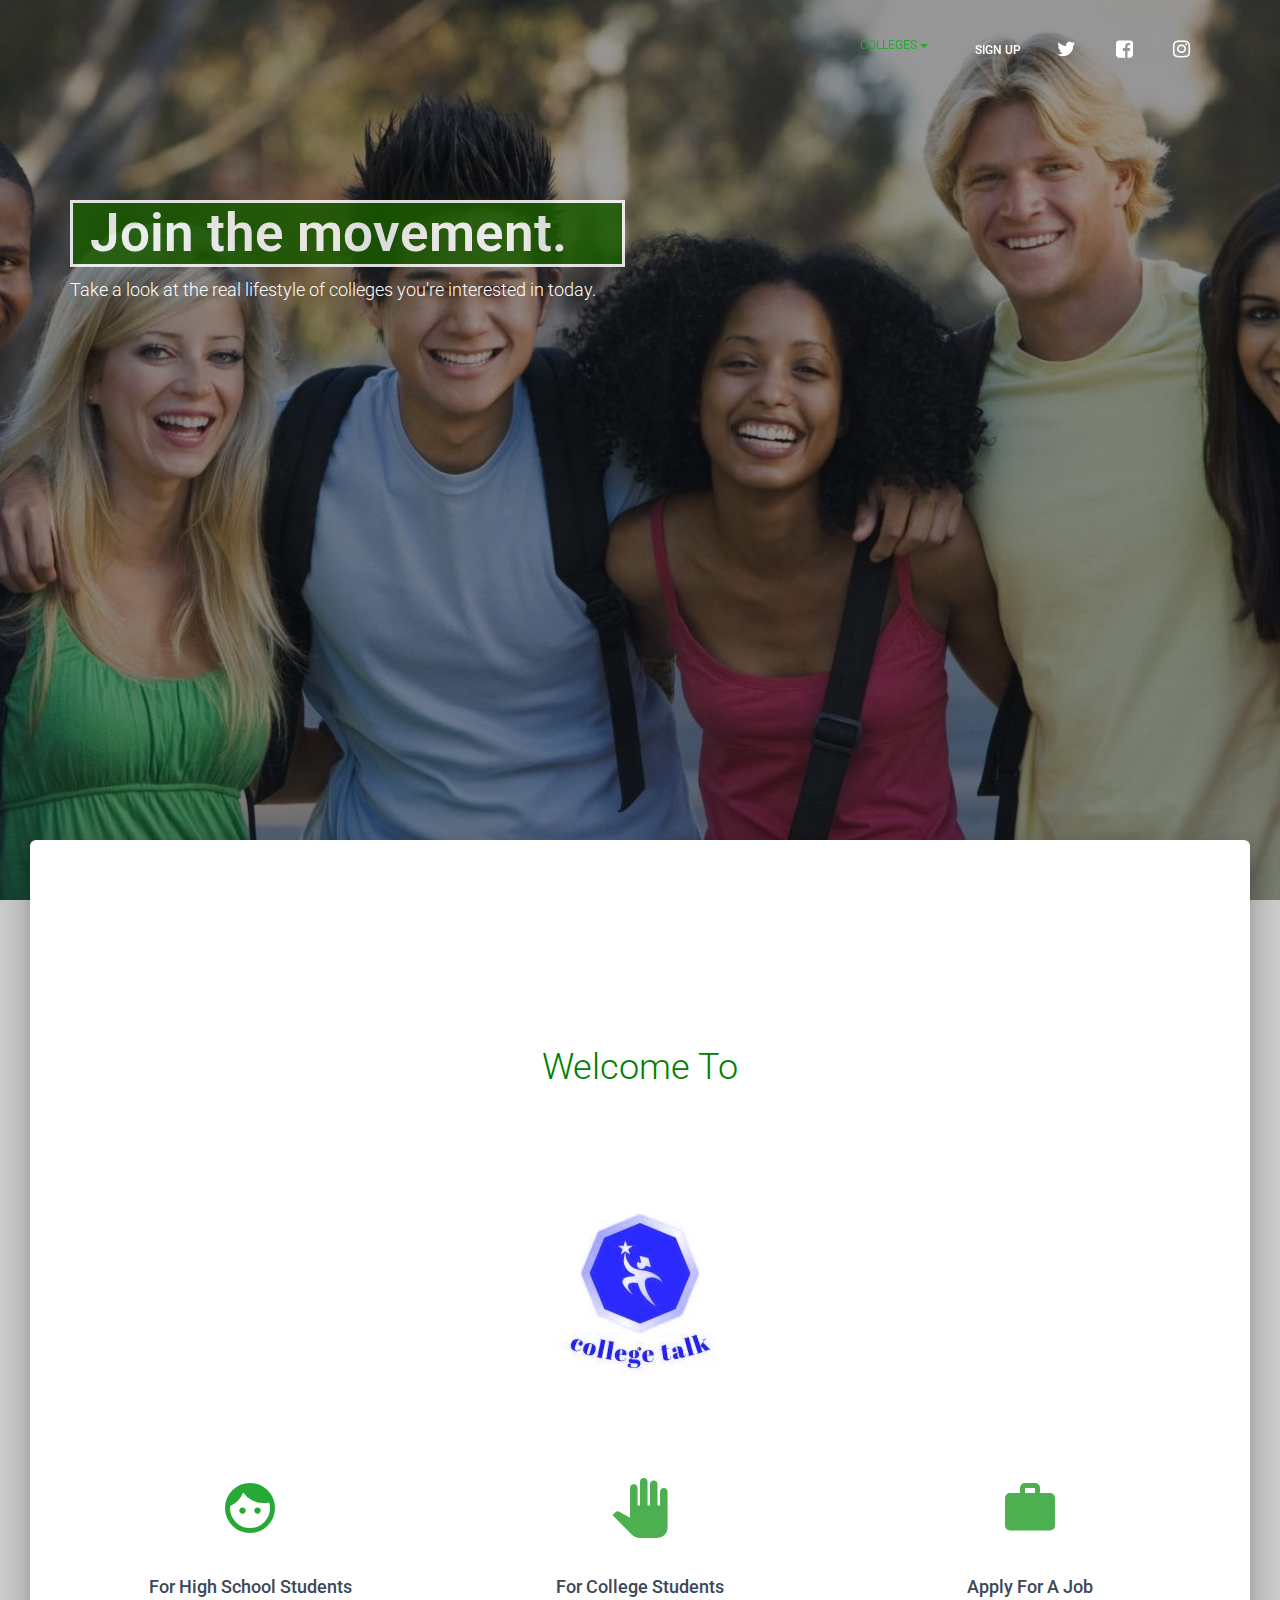
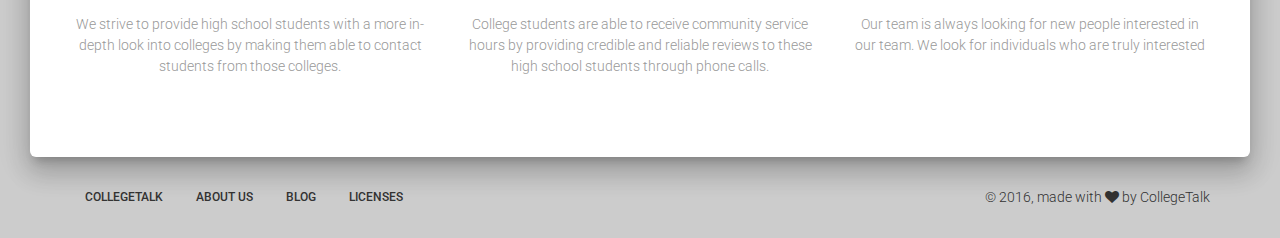
<file: index.html>
<!doctype html>
<html lang="en">
<head>
	<meta charset="utf-8" />
	<link rel="apple-touch-icon" sizes="76x76" href="../assets/img/apple-icon.png">
	<link rel="icon" type="image/png" href="../assets/img/favicon.png">
	<meta http-equiv="X-UA-Compatible" content="IE=edge,chrome=1" />

	<title>CollegeTalk</title>

	<meta content='width=device-width, initial-scale=1.0, maximum-scale=1.0, user-scalable=0' name='viewport' />

	<!--     Fonts and icons     -->
	<link rel="stylesheet" href="https://fonts.googleapis.com/icon?family=Material+Icons" />
    <link rel="stylesheet" type="text/css" href="https://fonts.googleapis.com/css?family=Roboto:300,400,500,700" />
	<link rel="stylesheet" href="https://maxcdn.bootstrapcdn.com/font-awesome/4.5.0/css/font-awesome.min.css" />

	<!-- CSS Files -->
    <link href="../assets/css/bootstrap.min.css" rel="stylesheet" />
    <link href="../assets/css/material-kit.css" rel="stylesheet"/>

</head>

<body class="landing-page">
    <nav class="navbar navbar-transparent navbar-absolute">
    	<div class="container">
        	<!-- Brand and toggle get grouped for better mobile display -->
        	<div class="navbar-header">
        		<button type="button" class="navbar-toggle" data-toggle="collapse" data-target="#navigation-example">
            		<span class="sr-only">Toggle navigation</span>
		            <span class="icon-bar"></span>
		            <span class="icon-bar"></span>
		            <span class="icon-bar"></span>
        		</button>
        		<!-- <a class="navbar-brand" href="http://www.creative-tim.com">Creative Tim</a> -->
        	</div>

        	<div class="collapse navbar-collapse" id="navigation-example">
        		<ul class="nav navbar-nav navbar-right">
    				<li>
						<div class="dropdown">
						  <button class="btn btn-primary dropdown-toggle" type="button" data-toggle="dropdown">Colleges
						  <span class="caret"></span></button>
						  <ul class="dropdown-menu">
						    <li><a href="../examples/profile-page.html">Columbia</a></li>
						    <li><a href="#">College1</a></li>
						    <li><a href="#">College2</a></li>
						    <li><a href="#">College3</a></li>
						  </ul>
						</div>
    				</li>
    				<li>
    					<a href="../examples/signup-page.html" target="_blank" class="btn"> Sign Up
    					</a>
		            <li>
		                <a href="https://twitter.com/" target="_blank" class="btn btn-simple">
							<i class="fa fa-twitter"></i>
						</a>
		            </li>
		            <li>
		                <a href="https://www.facebook.com/" target="_blank" class="btn btn-simple">
							<i class="fa fa-facebook-square"></i>
						</a>
		            </li>
					<li>
		                <a href="https://www.instagram.com/" target="_blank" class="btn btn-simple">
							<i class="fa fa-instagram"></i>
						</a>
		            </li>
        		</ul>
        	</div>
    	</div>
    </nav>

    <div class="wrapper">
        <div class="header header-filter" style="background-image: url('../assets/img/examples/background2.jpg');">
            <div class="container">
                <div class="row">
					<div class="col-md-6">
						<h1 class="title">Join the movement.</h1>
	                    <h4> Take a look at the real lifestyle of colleges you're interested in today.</h4>
	                    <br />
	                    <!-- <a href="https://www.youtube.com/watch?v=dQw4w9WgXcQ" class="btn btn-danger btn-raised btn-lg">
							<i class="fa fa-play"></i> Watch video -->
						</a>
					</div>
                </div>
            </div>
        </div>

		<div class="main main-raised">
			<div class="container">
		    	<div class="section text-center section-landing">
	                <div class="row">
	                    <div class="col-md-8 col-md-offset-2">
	                        <h2 class="title"></h2>
	                        <h5 class="description"> </h5>
	                    </div>
	                </div>

					<div class="features">
						<h2 class = "welc"> Welcome To </h2>
						<img class = "colly" src = "../assets/img/examples/coltalk.jpg">
						<div class="row">
		                    <div class="col-md-4">
								<div class="feature feature-primary">
									<i class="material-icons">face</i>
									<h4 class="title">For High School Students</h4>
			                        <p class="description">We strive to provide high school students with a more in-depth look into colleges  
			                        by making them able to contact students from those colleges.</p>
								</div>

		                    </div>
		                    <div class="col-md-4">
								<div class="feature feature-success">
									<i class="material-icons">pan_tool</i>
									<h4 class="title">For College Students</h4>
			                        <p class="description">College students are able to receive community service hours by  
			                        providing credible and reliable reviews to these high school students through phone calls. </p>
								</div>

		                    </div>
		                    <div class="col-md-4">
								<div class="feature feature-success">
									<i class="material-icons">work</i>
									<h4 class="title">Apply For A Job</h4>
			                        <p class="description"> Our team is always looking for new people interested in our team. We look  
			                        for individuals who are truly interested</p>
								</div>

		                    </div>
		                </div>
					</div>
	            </div>

	        	<!-- <div class="section text-center">
	                <h2 class="title">Here is our team</h2>

					<div class="team">
						<div class="row">
							<div class="col-md-4">
			                    <div class="team-player">
			                        <img src="../assets/img/avatar.jpg" alt="Thumbnail Image" class="img-raised img-circle">
			                        <h4 class="title">Gigi Hadid <br />
										<small class="text-muted">Model</small>
									</h4>
			                        <p class="description">You can write here details about one of your team members. You can give more details about what they do. Feel free to add some <a href="#">links</a> for people to be able to follow them outside the site.</p>
									<a href="#pablo" class="btn btn-just-icon"><i class="fa fa-twitter"></i></a>
									<a href="#pablo" class="btn btn-just-icon"><i class="fa fa-instagram"></i></a>
									<a href="#pablo" class="btn btn-just-icon btn-default"><i class="fa fa-facebook-square"></i></a>
			                    </div>
			                </div>
			                <div class="col-md-4">
			                    <div class="team-player">
			                        <img src="../assets/img/christian.jpg" alt="Thumbnail Image" class="img-raised img-circle">
			                        <h4 class="title">Christian Louboutin<br />
										<small class="text-muted">Designer</small>
									</h4>
			                        <p class="description">You can write here details about one of your team members. You can give more details about what they do. Feel free to add some <a href="#">links</a> for people to be able to follow them outside the site.</p>
									<a href="#pablo" class="btn btn-just-icon"><i class="fa fa-twitter"></i></a>
									<a href="#pablo" class="btn btn-just-icon"><i class="fa fa-linkedin"></i></a>
			                    </div>
			                </div>
			                <div class="col-md-4">
			                    <div class="team-player">
			                        <img src="../assets/img/kendall.jpg" alt="Thumbnail Image" class="img-raised img-circle">
			                        <h4 class="title">Kendall Jenner<br />
										<small class="text-muted">Model</small>
									</h4>
			                        <p>You can write here details about one of your team members. You can give more details about what they do. Feel free to add some <a href="#">links</a> for people to be able to follow them outside the site.</p>
									<a href="#pablo" class="btn btn-just-icon"><i class="fa fa-google-plus"></i></a>
									<a href="#pablo" class="btn btn-just-icon"><i class="fa fa-youtube-play"></i></a>
									<a href="#pablo" class="btn btn-just-icon btn-default"><i class="fa fa-twitter"></i></a>
			                    </div>
			                </div>
						</div>
					</div>

	            </div> -->


	        <!--	<div class="section landing-section">
	                <div class="row">
	                    <div class="col-md-8 col-md-offset-2">
	                        <h2 class="text-center title">Join The Movement</h2>
							<h4 class="text-center description">If you want to be part of the movement, provide information based on the contents below.</h4>
	                        <form class="contact-form">
	                            <div class="row">
	                                <div class="col-md-6">
										<div class="form-group label-floating">
											<label class="control-label">Your Name</label>
											<input type="name" class="form-control">
										</div>
	                                </div>
	                                <div class="col-md-6">
										<div class="form-group label-floating">
											<label class="control-label">Your Email</label>
											<input type="email" class="form-control">
										</div>
	                                </div>
	                            </div>

								<div class="form-group label-floating">
									<label class="control-label">Your Message (Are you a high school/college student or are you looking for a job?)</label>
									<textarea class="form-control" rows="4"></textarea>
								</div>

	                            <div class="row">
	                                <div class="col-md-4 col-md-offset-4 text-center">
	                                    <button class="btn btn-primary btn-raised">
											Send Message
										</button>
	                                </div>
	                            </div>
	                        </form>
	                    </div>
	                </div> -->

	            </div>
	        </div>

		</div>

	    <footer class="footer">
	        <div class="container">
	            <nav class="pull-left">
	                <ul>
	                    <li>
	                        <a href="../assets/examples/landing-page.html">
	                            CollegeTalk
	                        </a>
	                    </li>
						<li>
	                        <a href="">
	                           About Us
	                        </a>
	                    </li>
	                    <li>
	                        <a href="">
	                           Blog
	                        </a>
	                    </li>
	                    <li>
	                        <a href="">
	                            Licenses
	                        </a>
	                    </li>
	                </ul>
	            </nav>
	            <div class="copyright pull-right">
	                &copy; 2016, made with <i class="fa fa-heart heart"></i> by CollegeTalk
	            </div>
	        </div>
	    </footer>

	</div>
</body>

	<!--   Core JS Files   -->
	<script src="../assets/js/jquery.min.js" type="text/javascript"></script>
	<script src="../assets/js/bootstrap.min.js" type="text/javascript"></script>
	<script src="../assets/js/material.min.js"></script>

	<!--  Plugin for the Sliders, full documentation here: http://refreshless.com/nouislider/ -->
	<script src="../assets/js/nouislider.min.js" type="text/javascript"></script>

	<!--  Plugin for the Datepicker, full documentation here: http://www.eyecon.ro/bootstrap-datepicker/ -->
	<script src="../assets/js/bootstrap-datepicker.js" type="text/javascript"></script>

	<!-- Control Center for Material Kit: activating the ripples, parallax effects, scripts from the example pages etc -->
	<script src="../assets/js/material-kit.js" type="text/javascript"></script>

</html>
</file>
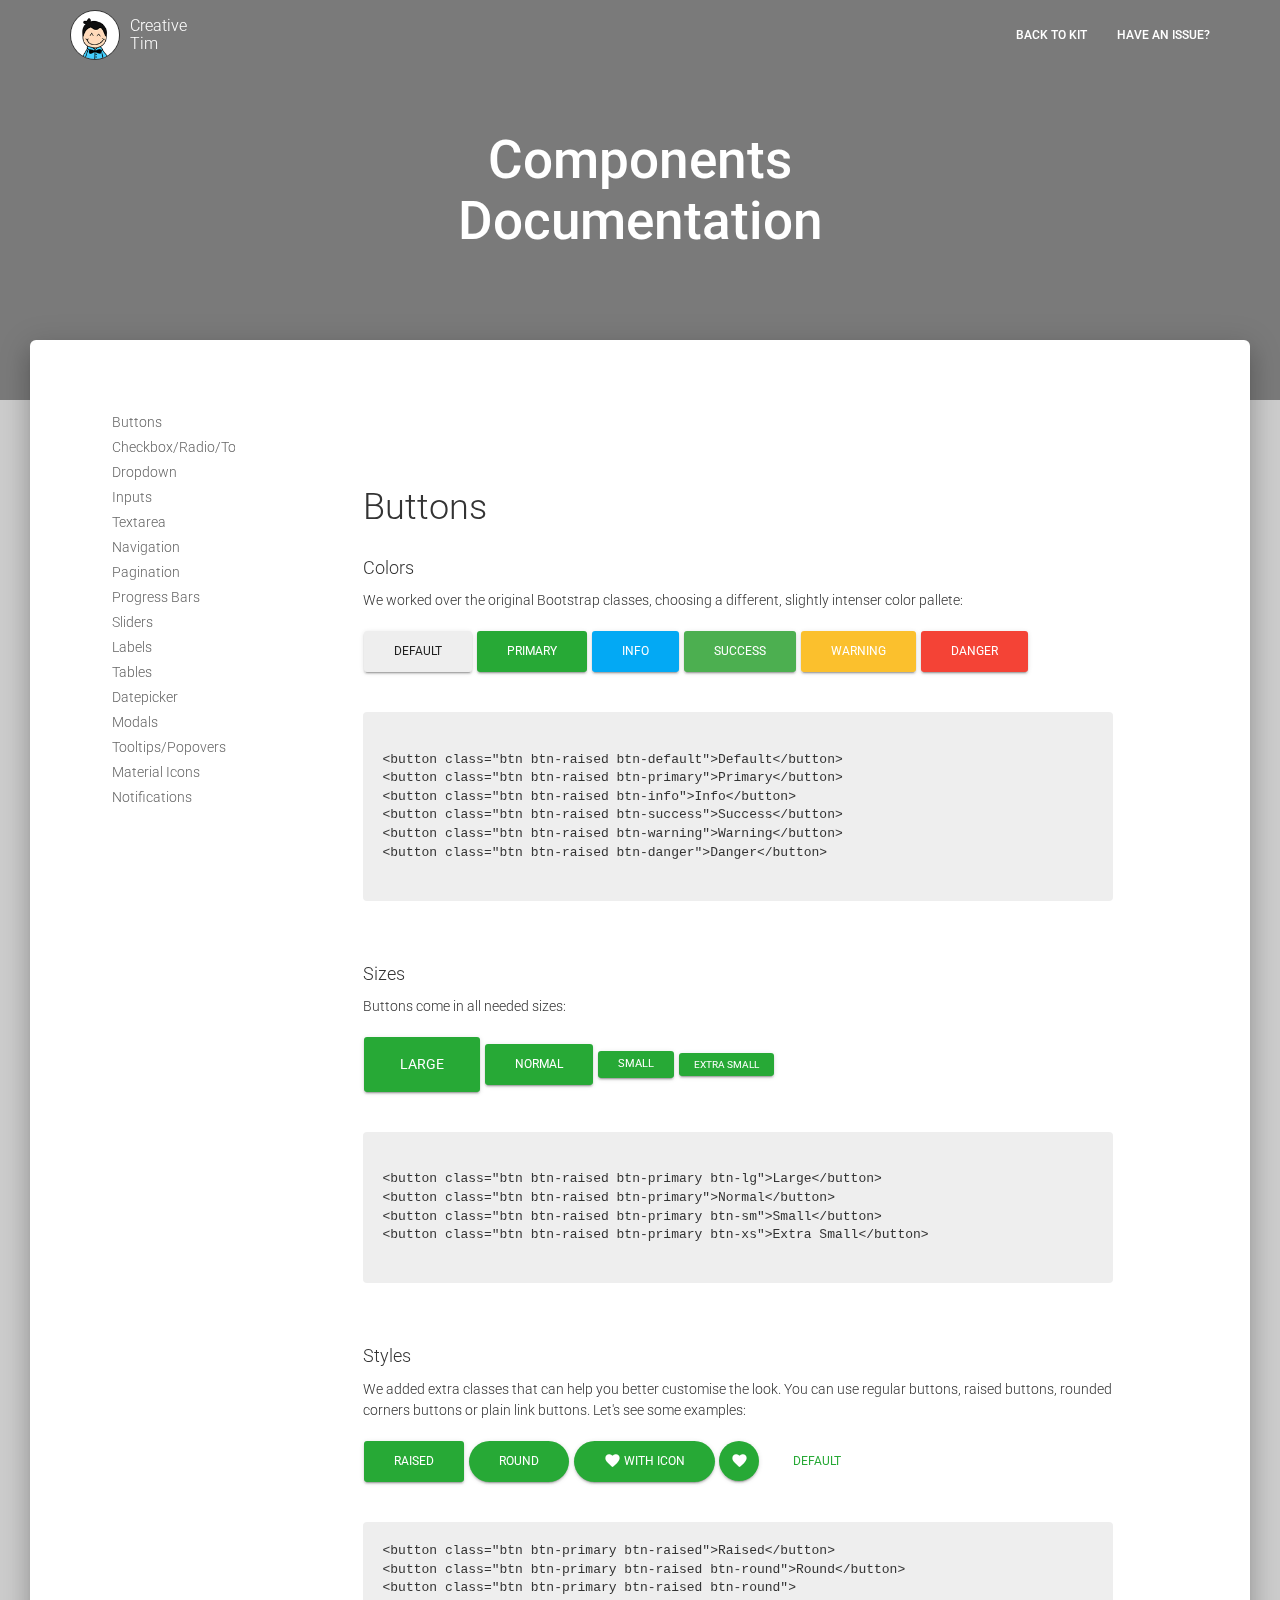
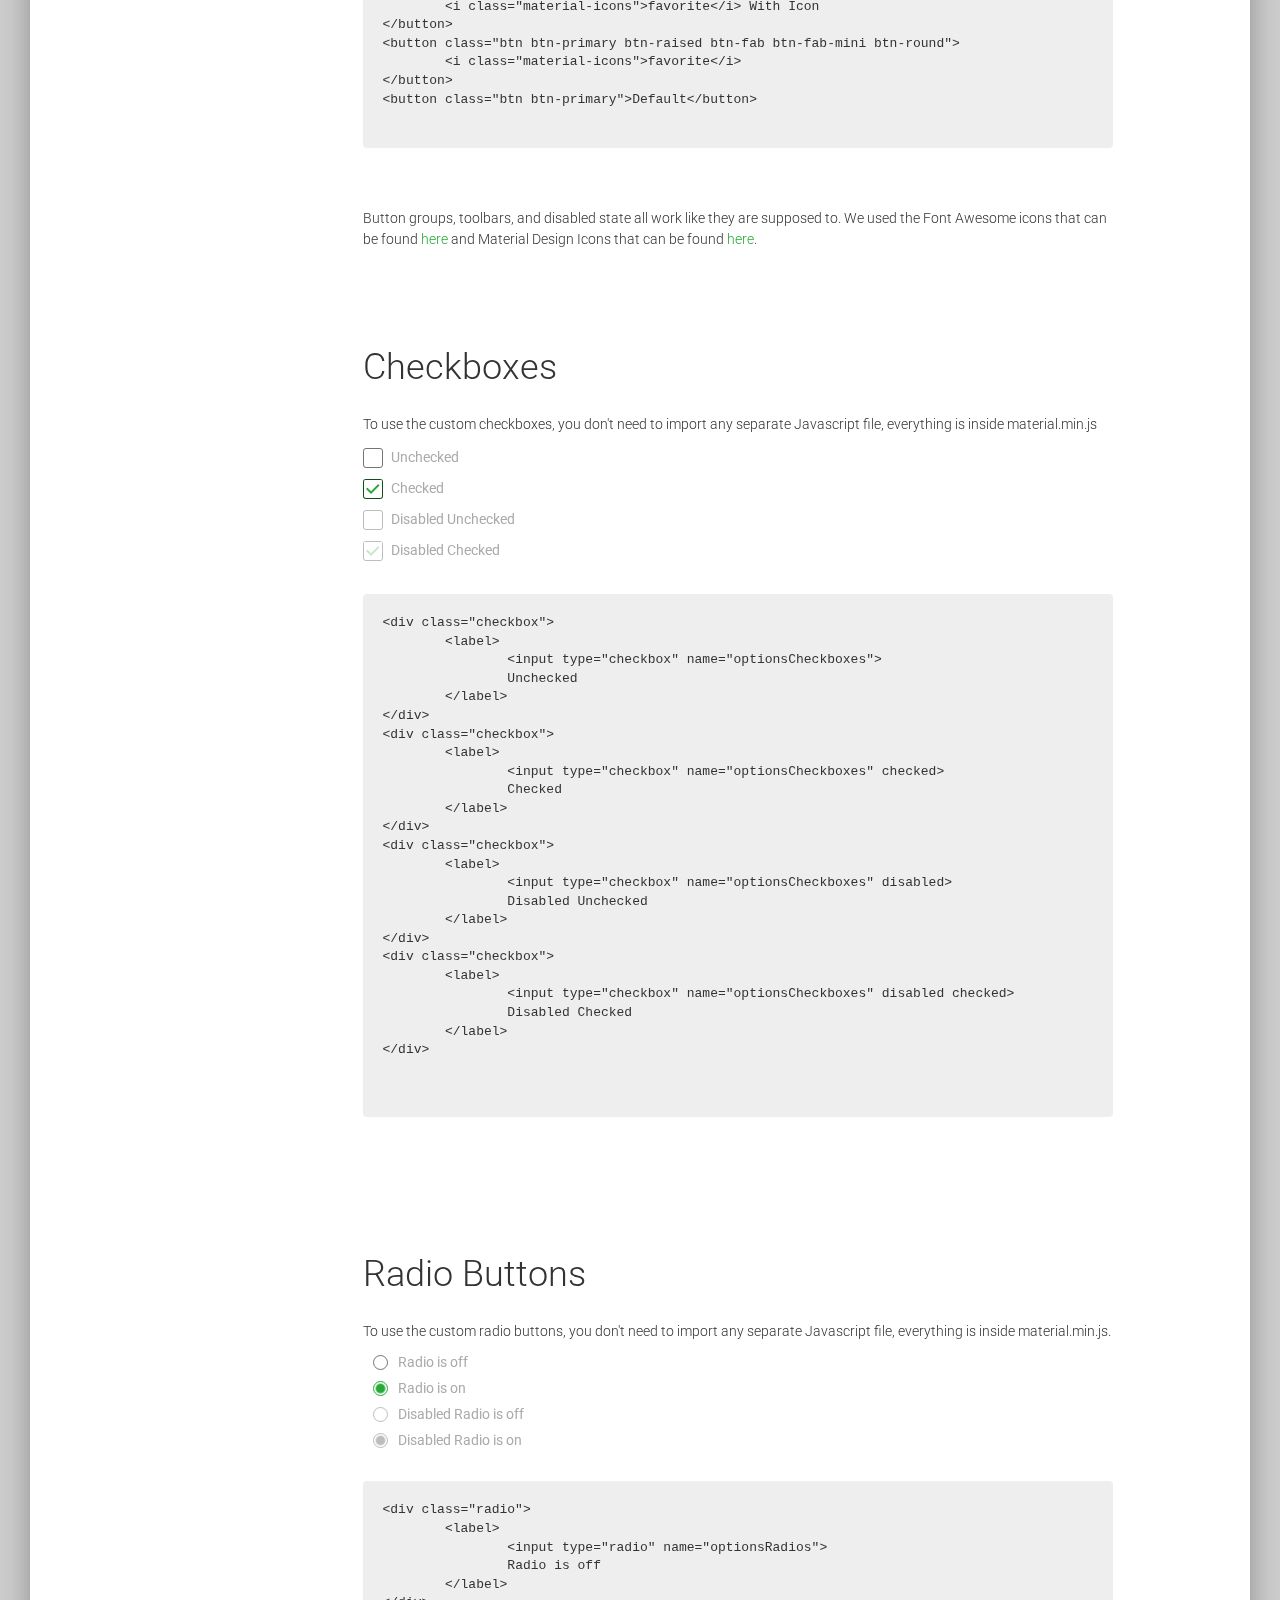
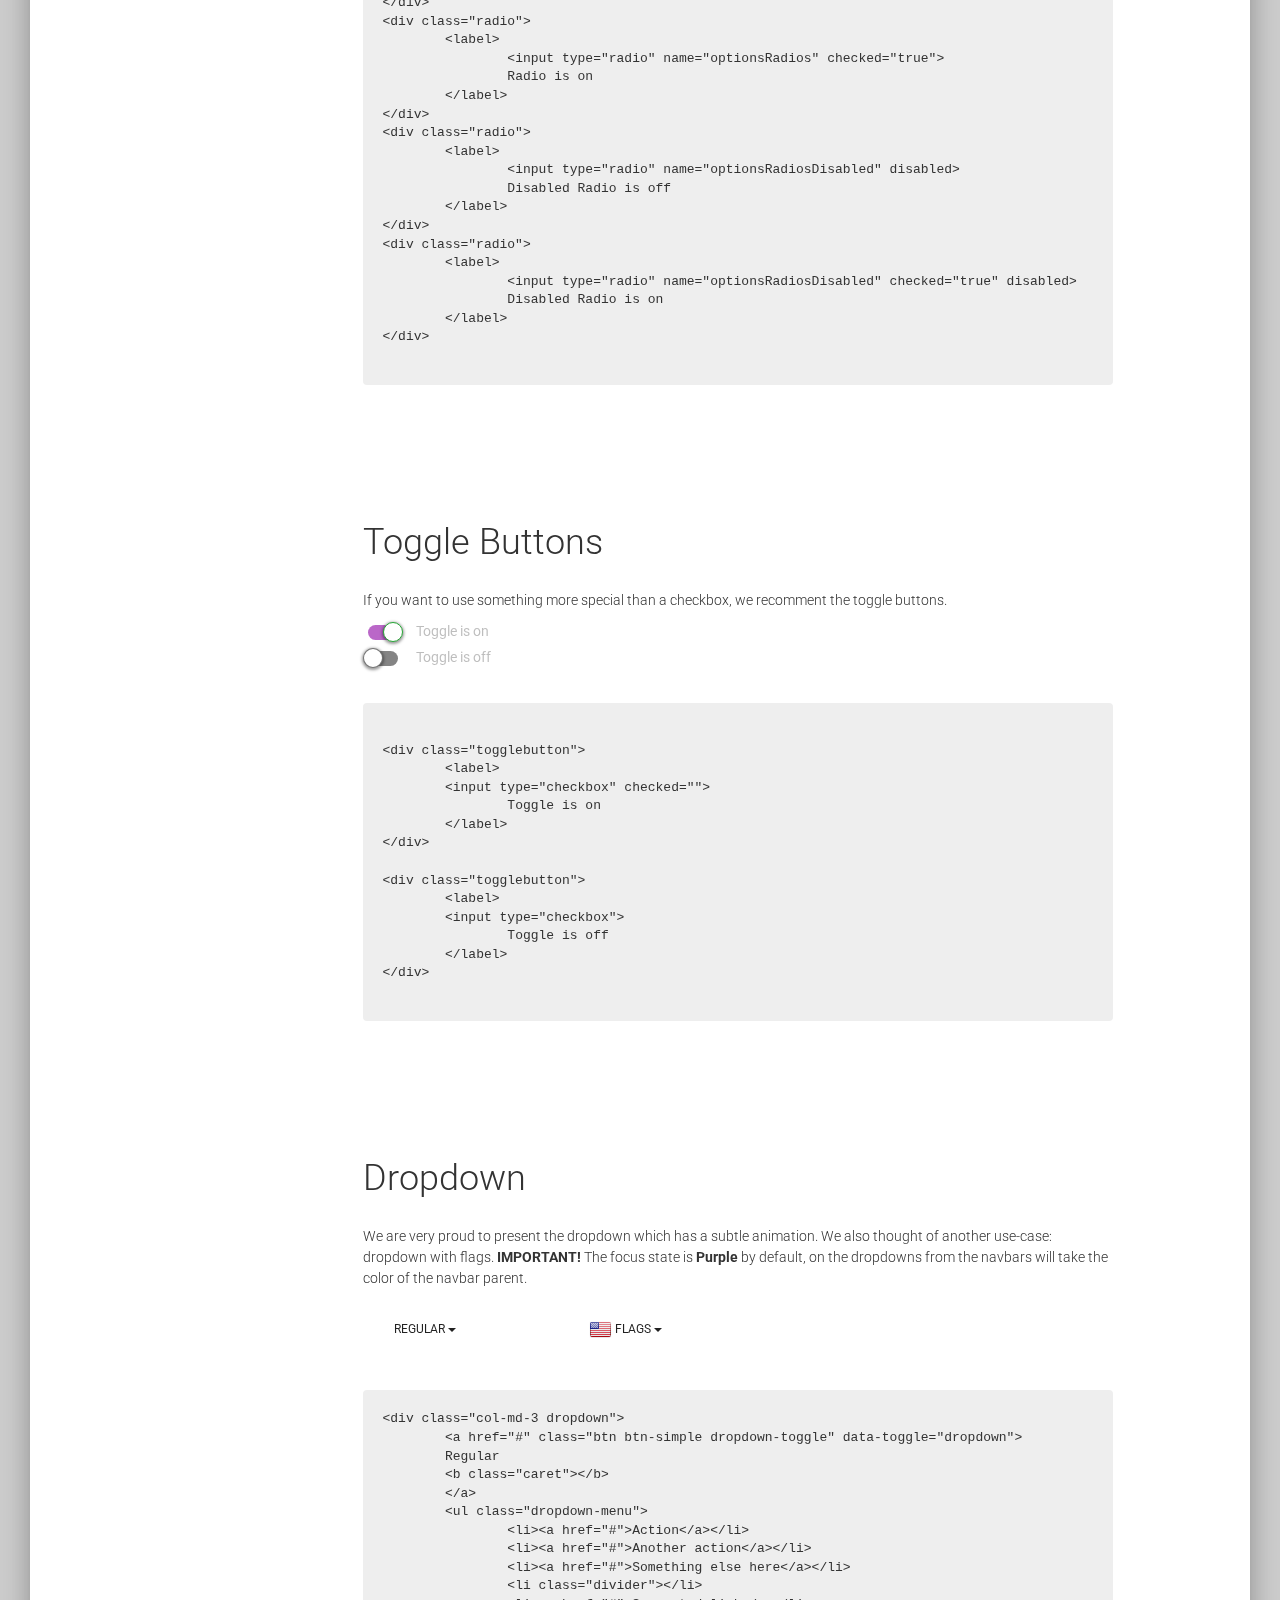
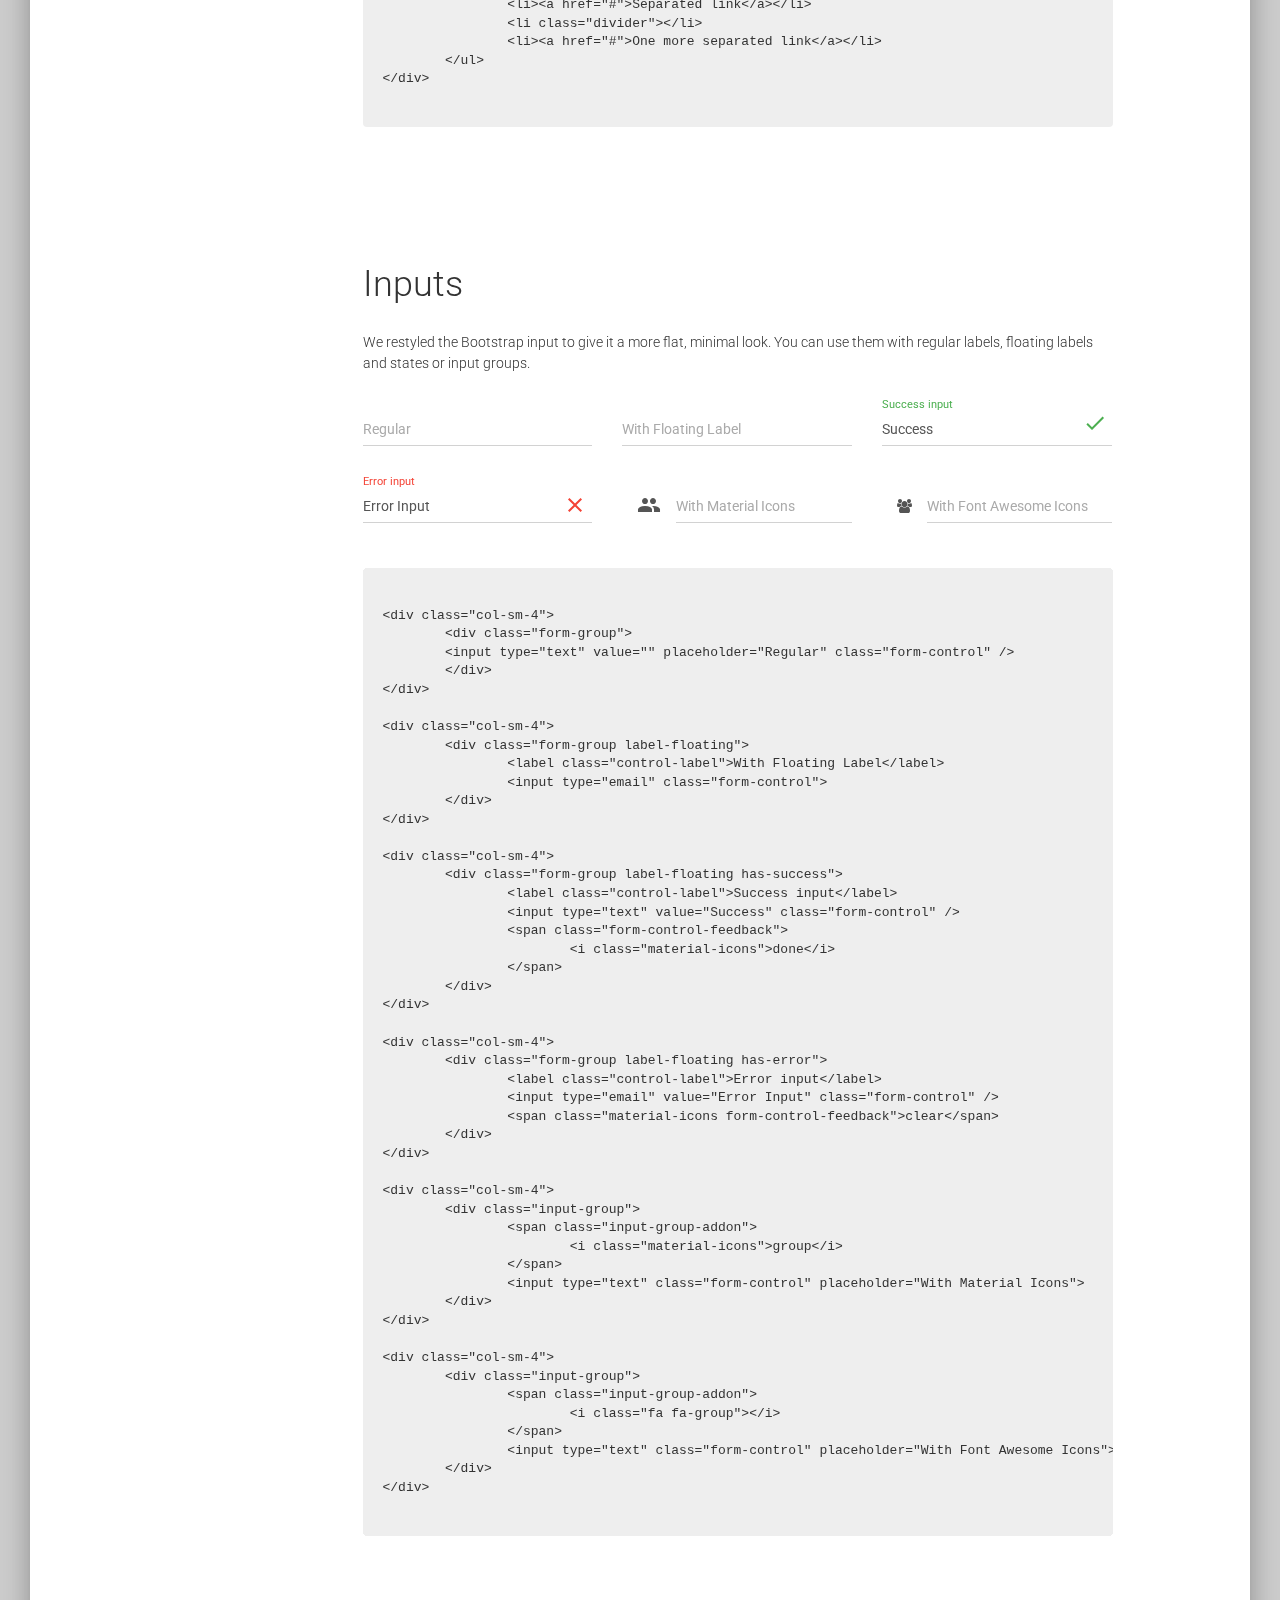
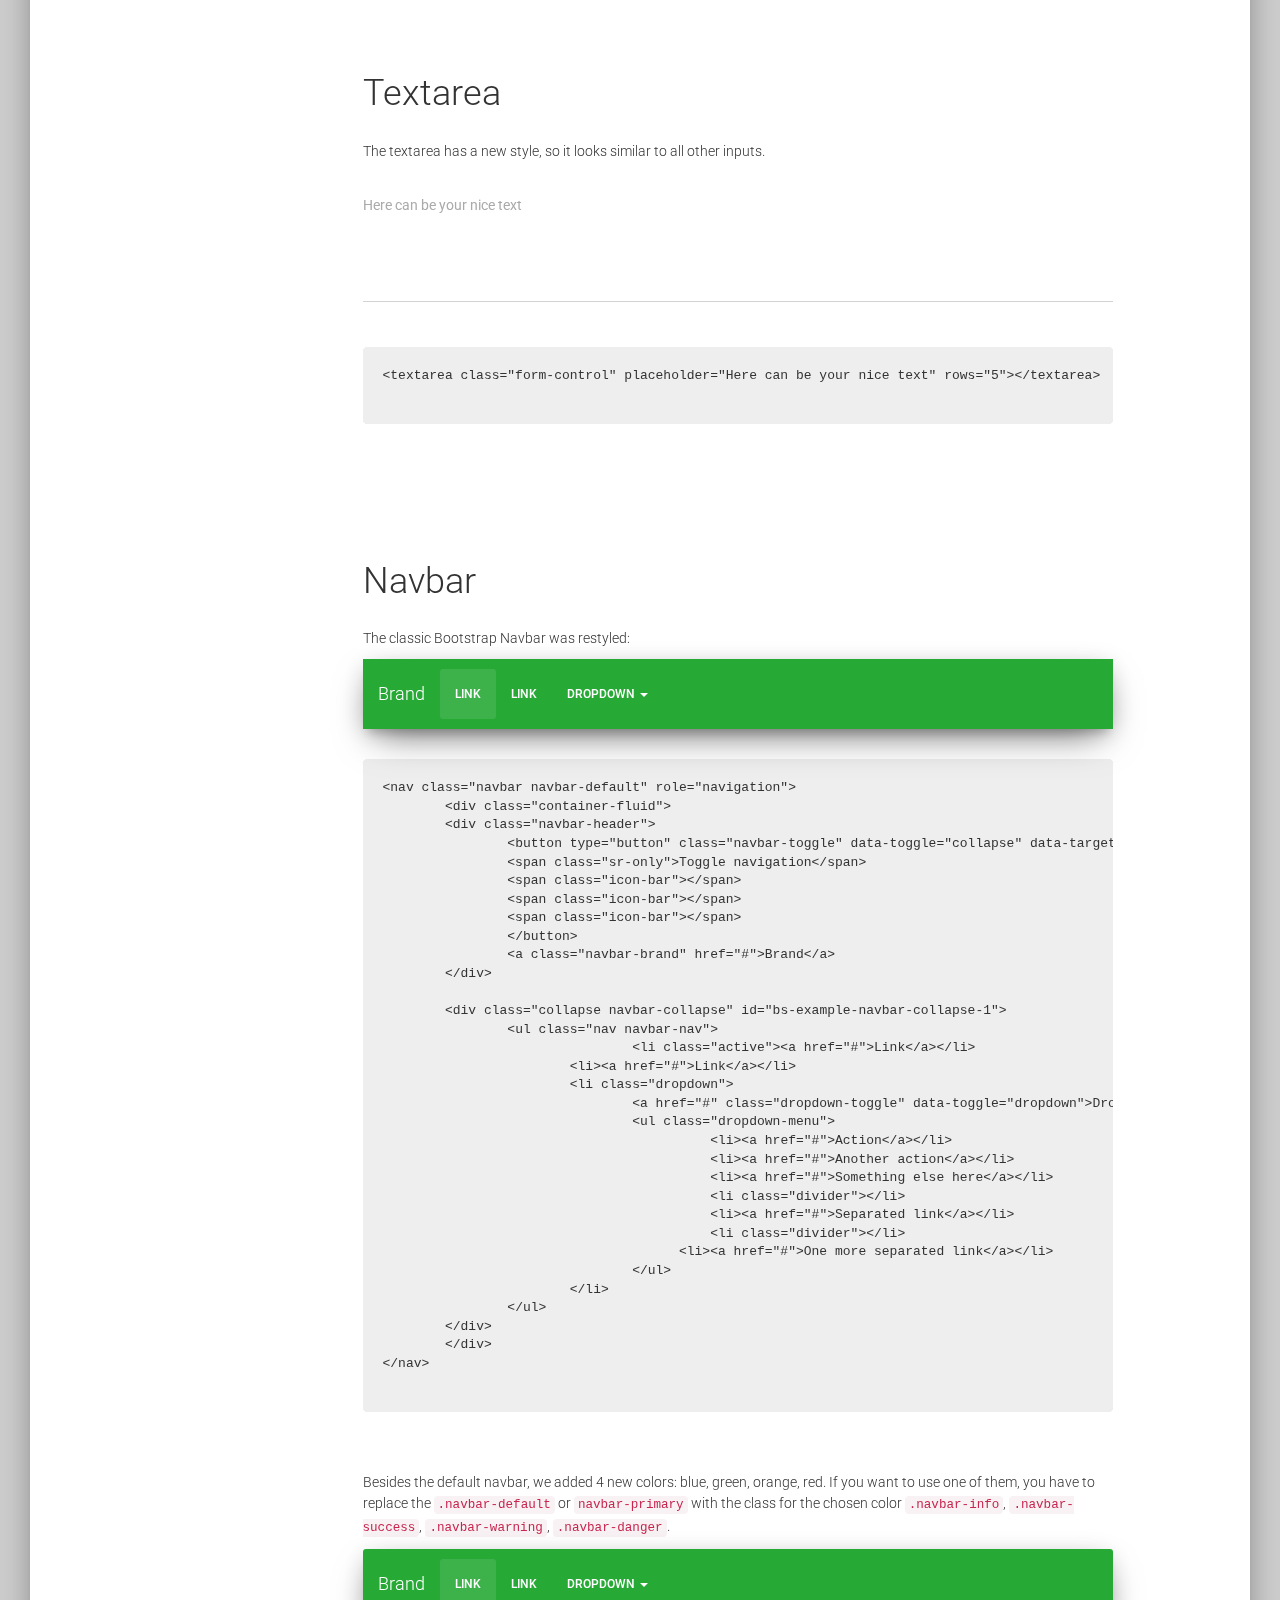
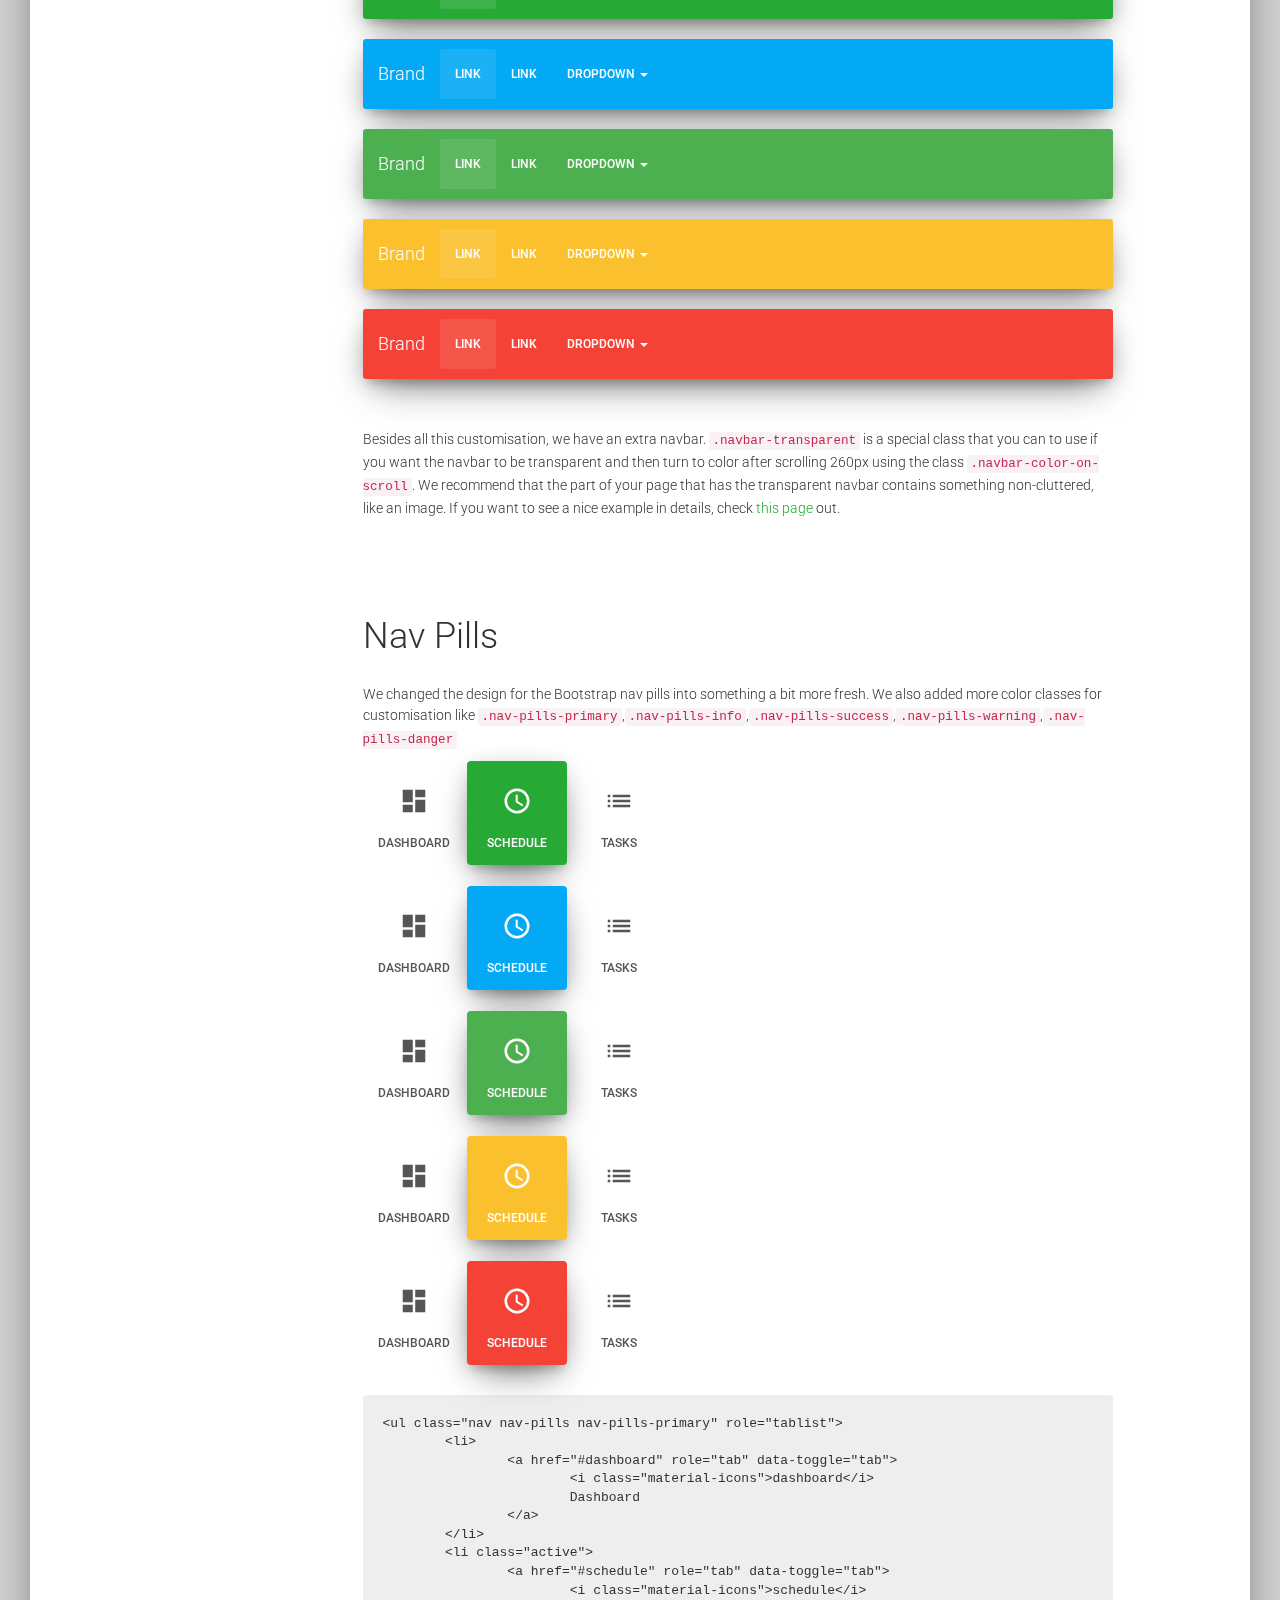
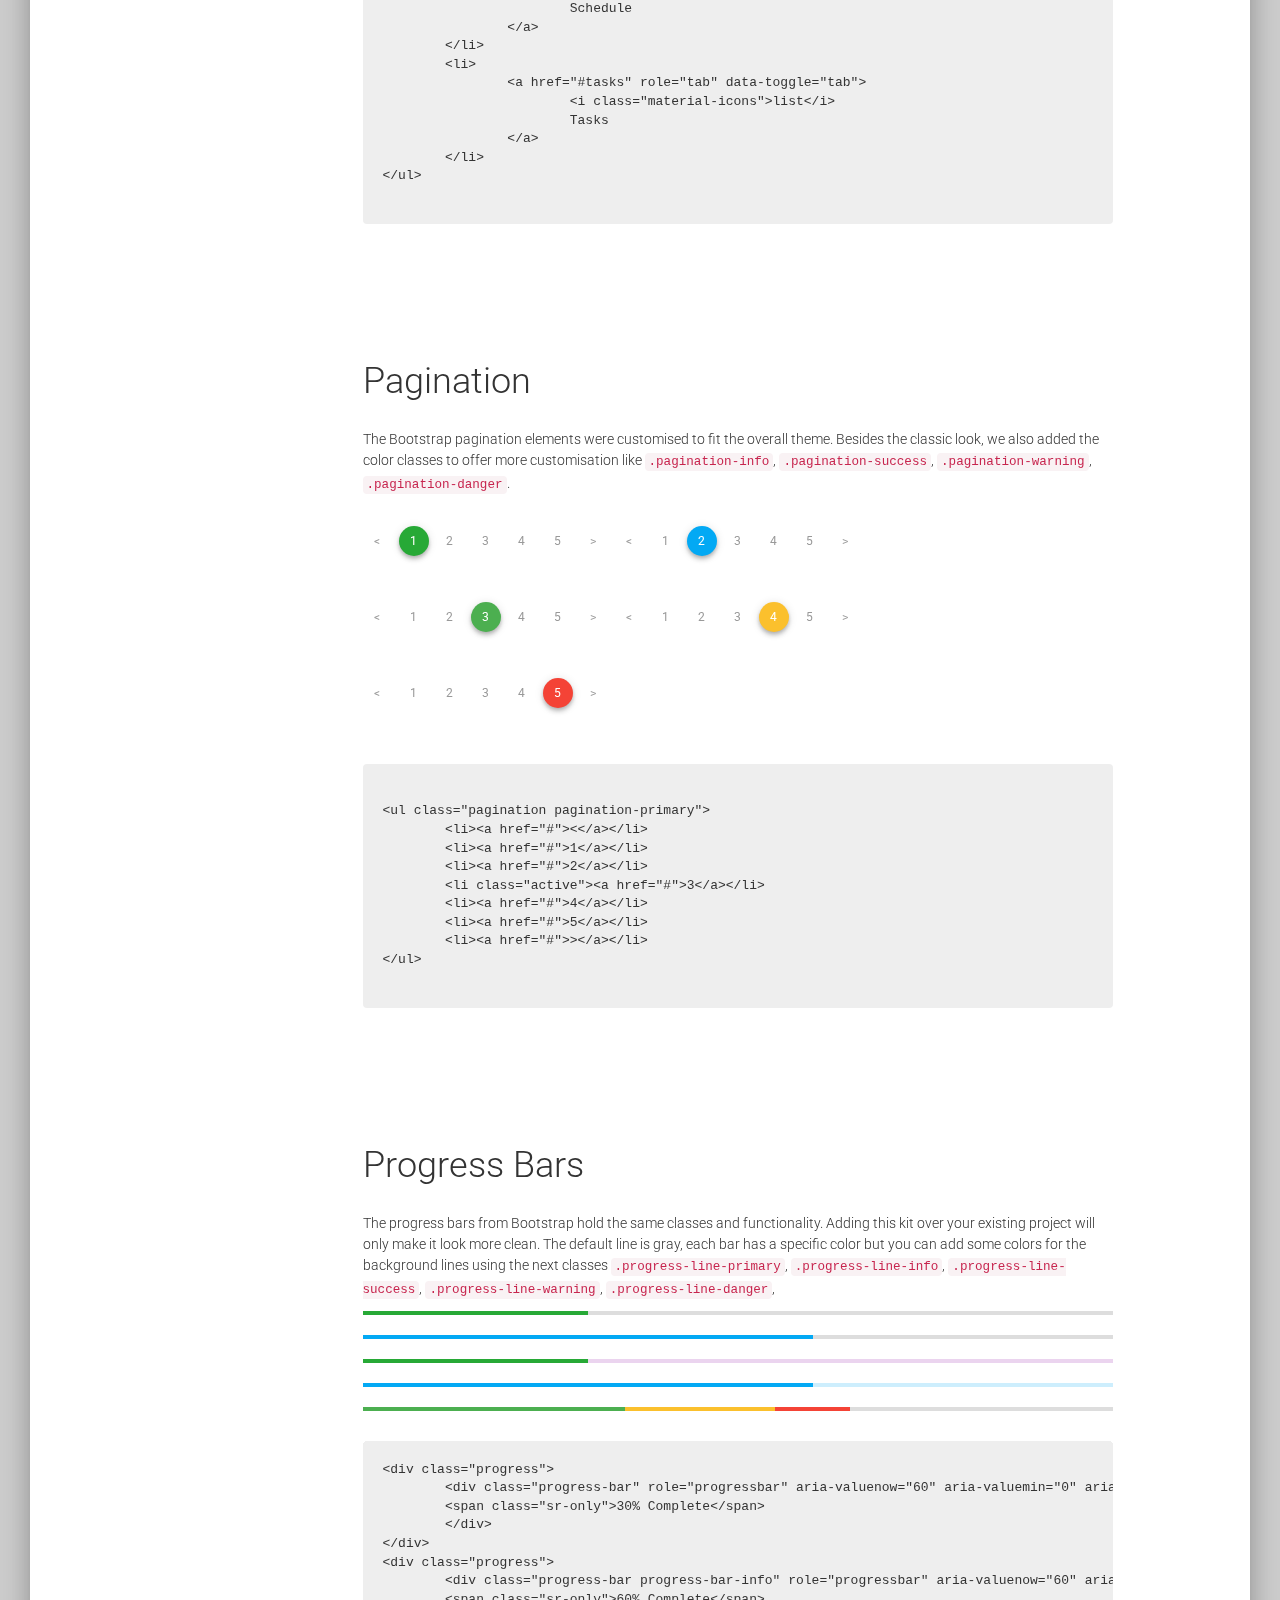
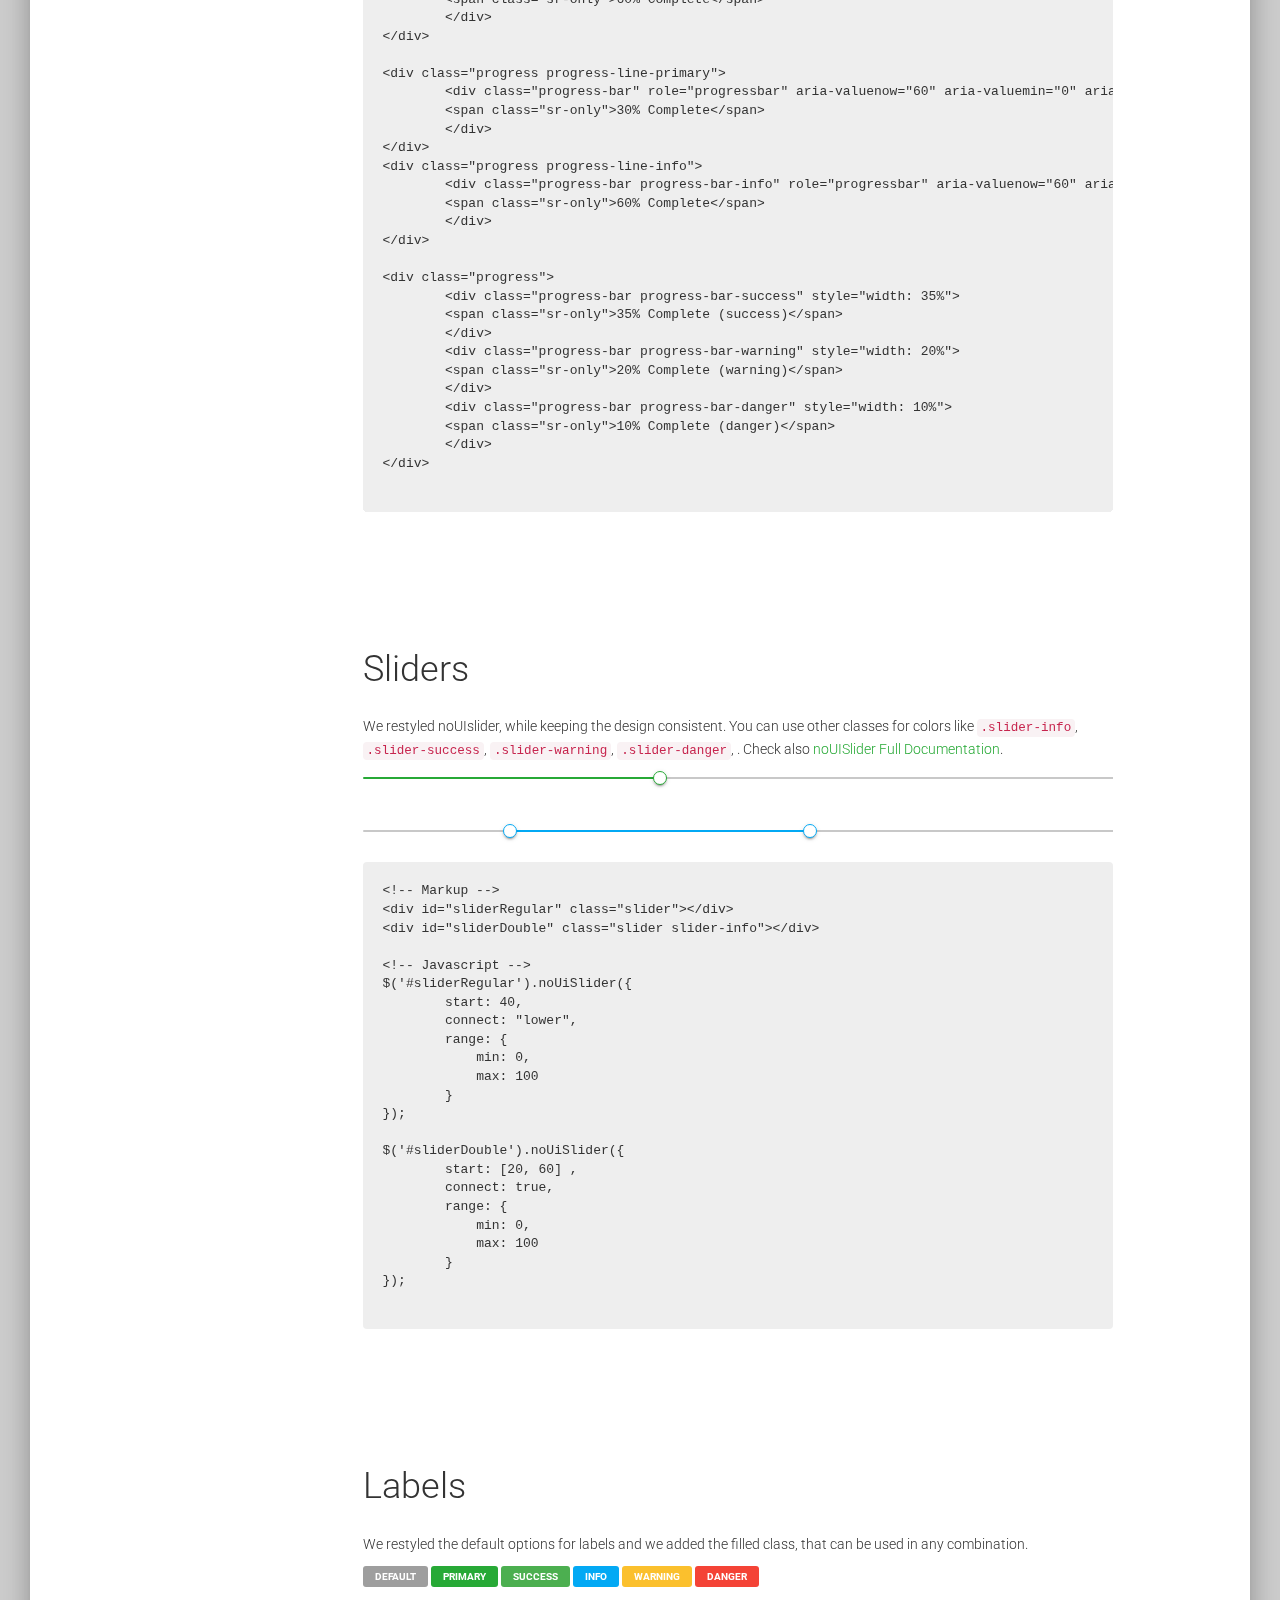
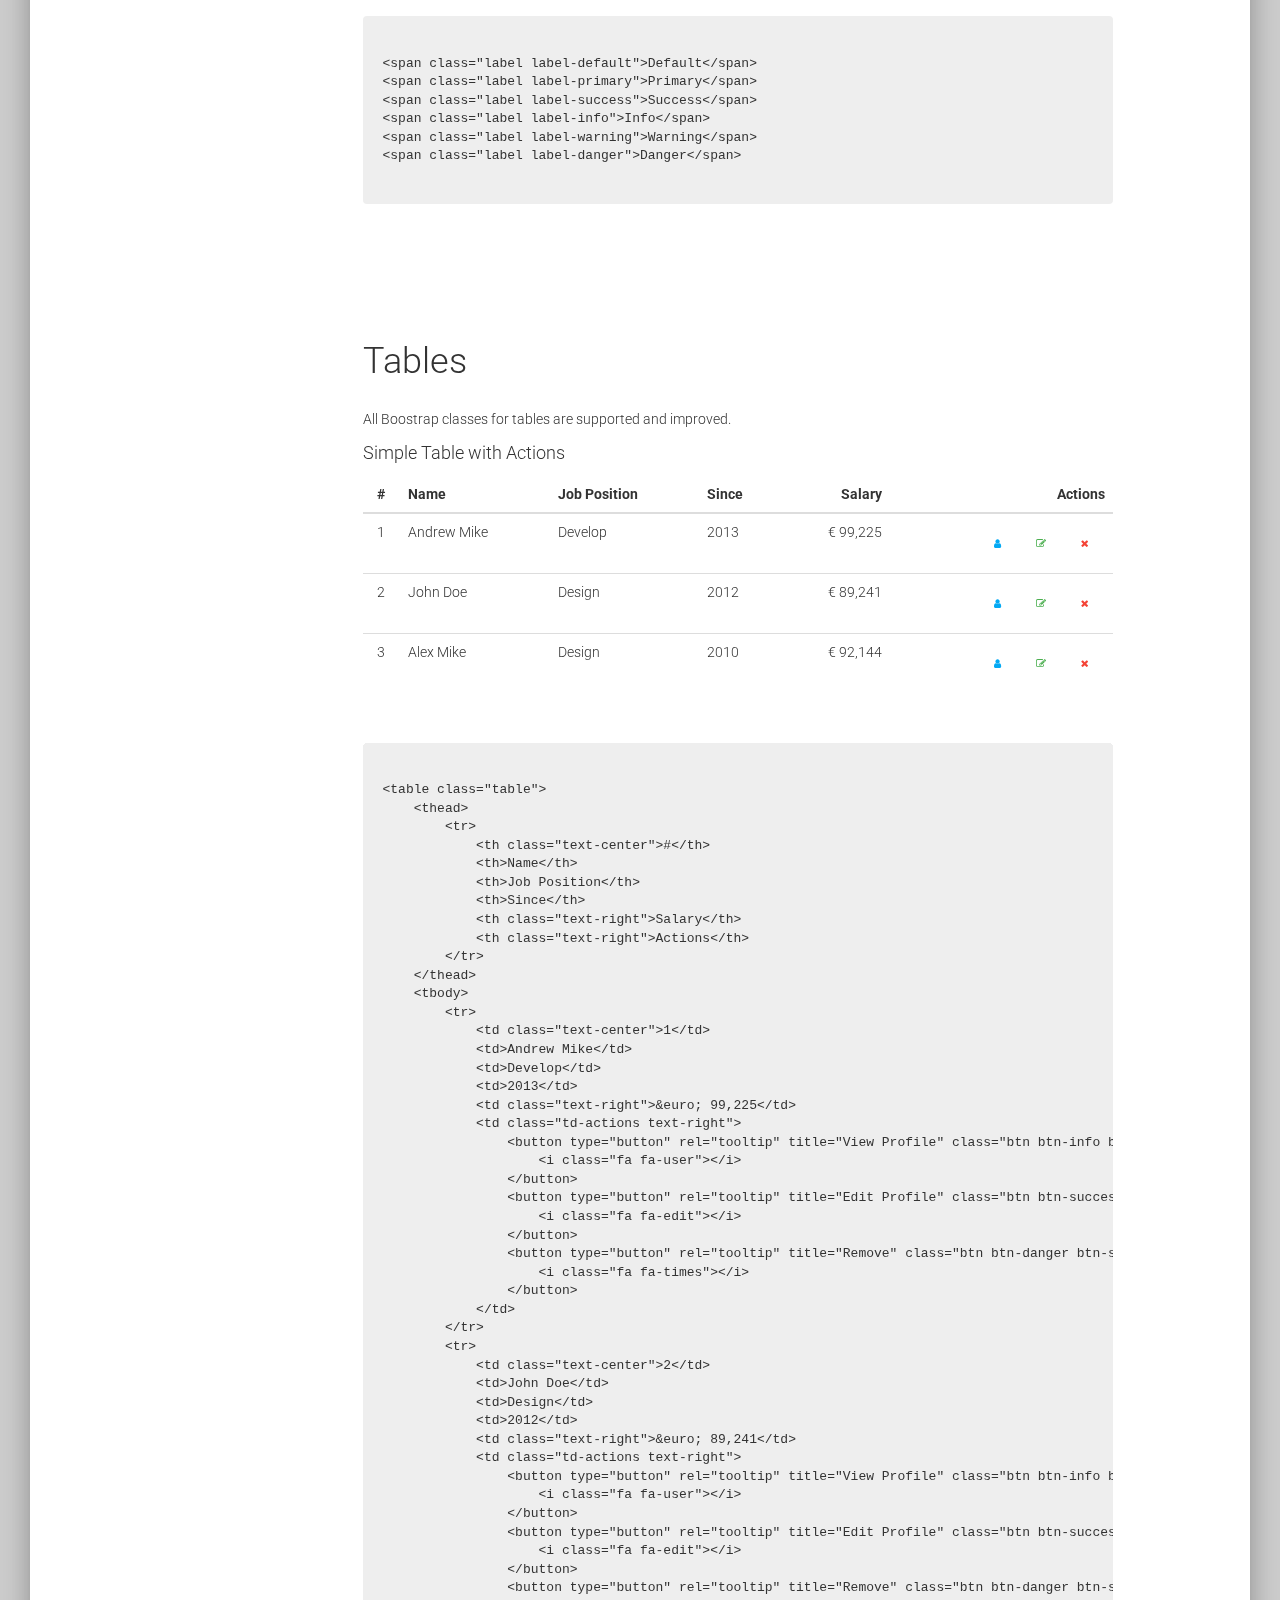
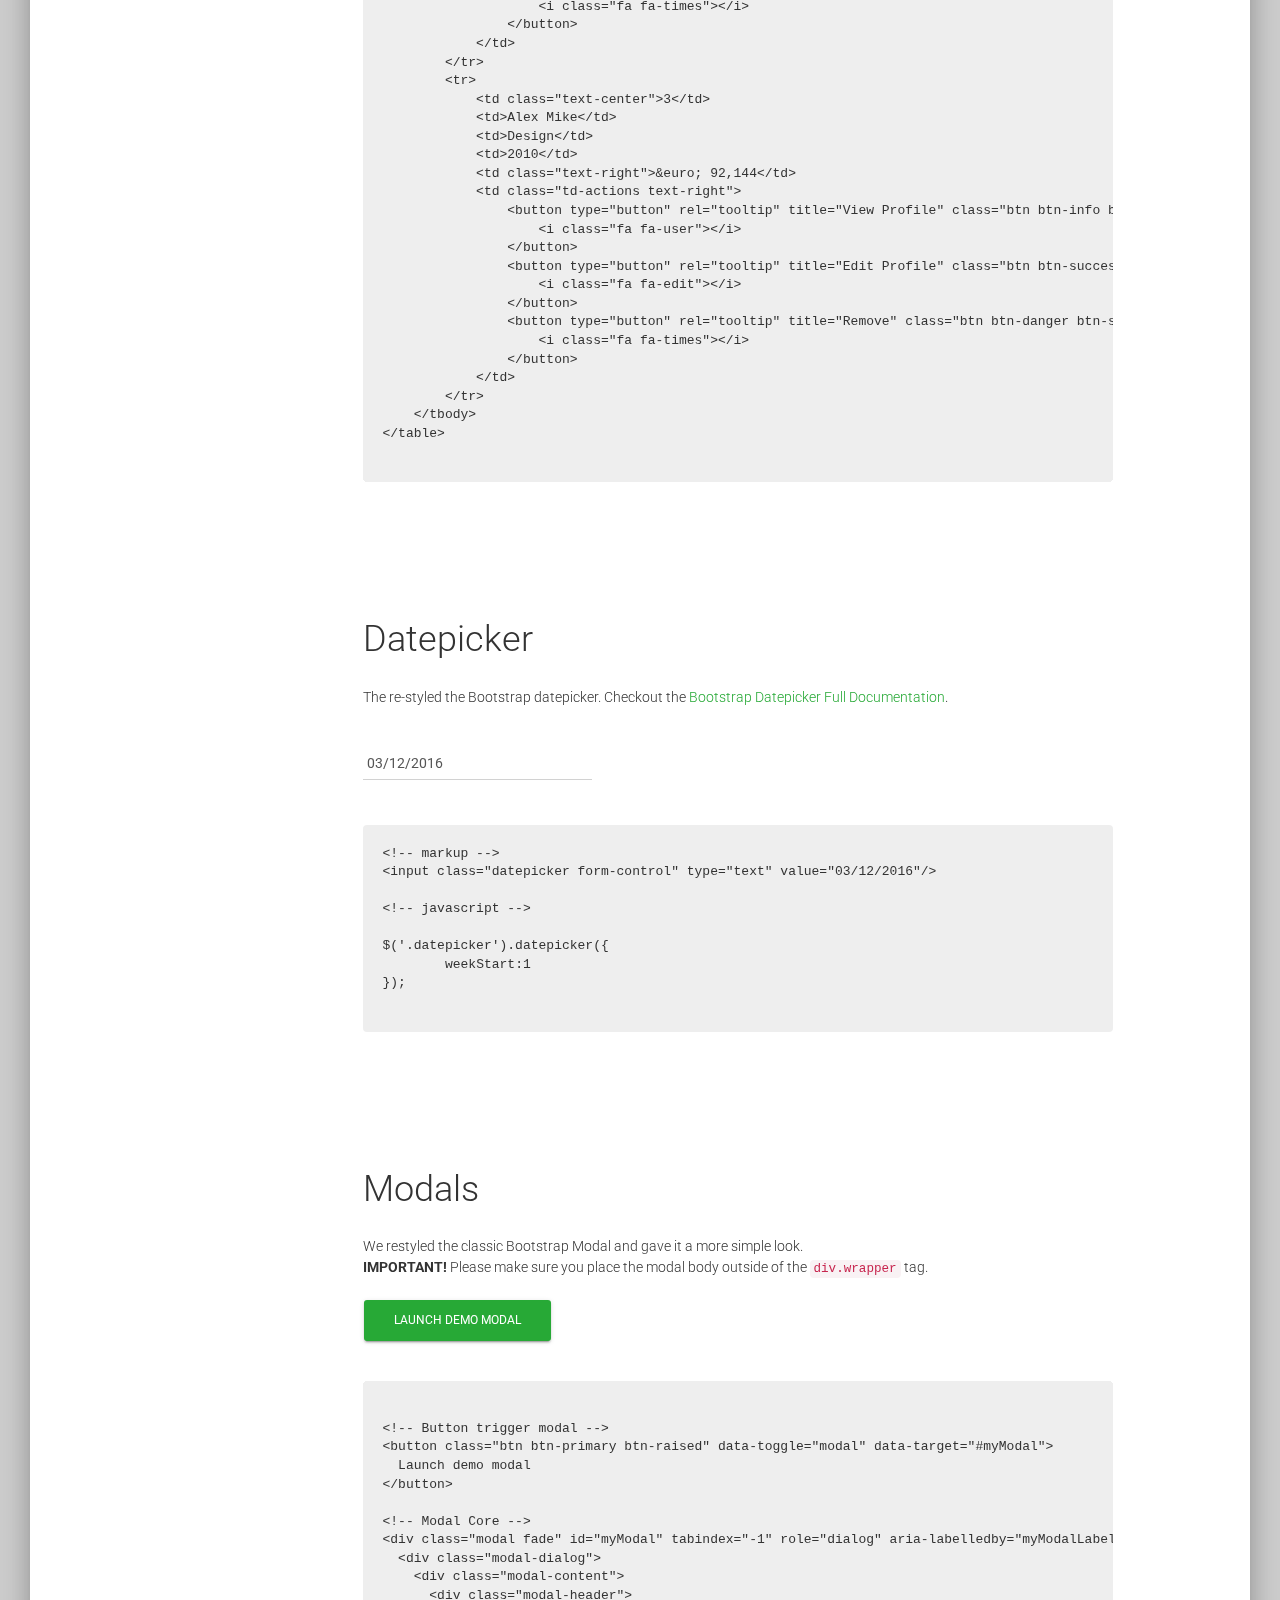
<file: components-documentation.html>
<!doctype html>
<html lang="en">
<head>
	<meta charset="utf-8" />
	<link rel="apple-touch-icon" sizes="76x76" href="assets/img/apple-icon.png">
	<link rel="icon" type="image/png" href="assets/img/favicon.png">
	<meta http-equiv="X-UA-Compatible" content="IE=edge,chrome=1" />

	<title>Components Documentation - Material Kit by Creative Tim</title>

	<meta content='width=device-width, initial-scale=1.0, maximum-scale=1.0, user-scalable=0' name='viewport' />

	<!--     Fonts and icons     -->
	<link rel="stylesheet" href="https://fonts.googleapis.com/icon?family=Material+Icons" />
    <link rel="stylesheet" type="text/css" href="https://fonts.googleapis.com/css?family=Roboto:300,400,500,700" />
	<link rel="stylesheet" href="https://maxcdn.bootstrapcdn.com/font-awesome/4.5.0/css/font-awesome.min.css" />

	<!-- CSS Files -->
    <link href="assets/css/bootstrap.min.css" rel="stylesheet" />
    <link href="assets/css/material-kit.css" rel="stylesheet"/>
	<link href="assets/css/demo.css" rel="stylesheet" />

    <script src="https://google-code-prettify.googlecode.com/svn/loader/run_prettify.js"></script>

	<style>
		pre.prettyprint{
		    background-color: #eee;
		    border: 0px;
		    margin-bottom: 60px;
		    margin-top: 30px;
		    padding: 20px;
		    text-align: left;
		}
		.atv, .str{
		    color: #05AE0E;
		}
		.tag, .pln, .kwd{
		    color: #3472F7;
		}
		.atn{
		    color: #2C93FF;
		}
		.pln{
		    color: #333;
		}
		.com{
		    color: #999;
		}
		.space-top{
		    margin-top: 50px;
		}
		.btn-primary .caret{
		    border-top-color: #3472F7;
		    color: #3472F7;
		}
		.area-line{
		    border: 1px solid #999;
		    border-left: 0;
		    border-right: 0;
		    color: #666;
		    display: block;
		    margin-top: 20px;
		    padding: 8px 0;
		    text-align: center;
		}
		.area-line a{
		    color: #666;
		}
		.container-fluid{
		    padding-right: 15px;
		    padding-left: 15px;
		}
		.table-shopping .td-name{
			min-width: 130px;
		}
	</style>
</head>

<body class="components-page">

<nav class="navbar navbar-transparent navbar-fixed-top navbar-color-on-scroll" role="navigation">
  <div class="container">
    <!-- Brand and toggle get grouped for better mobile display -->
    <div class="navbar-header">
      <button id="menu-toggle" type="button" class="navbar-toggle">
        <span class="sr-only">Toggle navigation</span>
        <span class="icon-bar bar1"></span>
        <span class="icon-bar bar2"></span>
        <span class="icon-bar bar3"></span>
      </button>
      <a href="http://www.creative-tim.com">
           <div class="logo-container">
                <div class="logo">
                    <img src="assets/img/logo.png" alt="Creative Tim Logo">
                </div>
                <div class="brand">
                    Creative Tim
                </div>
            </div>
      </a>
    </div>

    <!-- Collect the nav links, forms, and other content for toggling -->
    <div class="collapse navbar-collapse">
		<ul  class="nav navbar-nav navbar-right">
			<li>
				<a href="index.html">Back to Kit</a>
			</li>
			<li>
                <a href="https://github.com/timcreative/material-kit/issues">Have an issue?</a>
            </li>
    	</ul>

    </div><!-- /.navbar-collapse -->
  </div><!-- /.container-fluid -->
</nav>

<div class="wrapper">
	<div class="header header-filter" style="background-image: url('https://images.unsplash.com/photo-1423655156442-ccc11daa4e99?crop=entropy&dpr=2&fit=crop&fm=jpg&h=750&ixjsv=2.1.0&ixlib=rb-0.3.5&q=50&w=1450');">
		<div class="container">
			<div class="row">
				<div class="col-md-6 col-md-offset-3">
					<h1 class="title text-center">Components Documentation</h1>
				</div>
			</div>
		</div>
	</div>

    <div class="main main-raised">
        <div class="section">
    <div class="container">
        <div class="row">
            <div class="col-md-2">
                <div class="fixed-section" data-spy="affix" data-offset-top="340">
                    <ul>
                        <li><a href="#buttons-row">Buttons</a></li>
                        <li><a href="#checkbox-row">Checkbox/Radio/Toggle</a></li>
                        <li><a href="#dropdown-row">Dropdown</a></li>
                        <li><a href="#inputs-row">Inputs</a></li>
                        <li><a href="#textarea-row">Textarea</a></li>
                        <li><a href="#navbar-row">Navigation</a></li>
                        <li><a href="#pagination-row">Pagination</a></li>
                        <li><a href="#progressbar-row">Progress Bars</a></li>
                        <li><a href="#sliders-row">Sliders</a></li>
                        <li><a href="#labels-row">Labels</a></li>
                        <li><a href="#tables-row">Tables</a></li>
                        <li><a href="#datepicker-row">Datepicker</a></li>
                        <li><a href="#modal-row">Modals</a></li>
                        <li><a href="#tooltip-row">Tooltips/Popovers</a></li>
						<li><a href="#icons-row">Material Icons</a></li>
                        <li><a href="#notification-row">Notifications</a></li>

                    </ul>
                </div>
            </div>
            <div class="col-md-8 col-md-offset-1">
                <div class="tim-container">

	    	<!-- buttons row -->
	        <div class="tim-row" id="buttons-row">

                <h2>Buttons</h2>
                <legend></legend>
                <h4>Colors</h4>
                <p>We worked over the original Bootstrap classes, choosing a different, slightly intenser color pallete:</p>
                <p>
                       <button class="btn btn-raised btn-default">Default</button>
                       <button class="btn btn-raised btn-primary">Primary</button>
                       <button class="btn btn-raised btn-info">Info</button>
                       <button class="btn btn-raised btn-success">Success</button>
                       <button class="btn btn-raised btn-warning">Warning</button>
                       <button class="btn btn-raised btn-danger">Danger</button>
                </p>

    			<pre class="prettyprint">

&lt;button class=&quot;btn btn-raised btn-default&quot;&gt;Default&lt;/button&gt;
&lt;button class=&quot;btn btn-raised btn-primary&quot;&gt;Primary&lt;/button&gt;
&lt;button class=&quot;btn btn-raised btn-info&quot;&gt;Info&lt;/button&gt;
&lt;button class=&quot;btn btn-raised btn-success&quot;&gt;Success&lt;/button&gt;
&lt;button class=&quot;btn btn-raised btn-warning&quot;&gt;Warning&lt;/button&gt;
&lt;button class=&quot;btn btn-raised btn-danger&quot;&gt;Danger&lt;/button&gt;
    			</pre>


            	<h4>Sizes</h4>
                <p>Buttons come in all needed sizes:</p>
                <p>
                    <button class="btn btn-raised btn-primary btn-lg">Large</button>
                    <button class="btn btn-raised btn-primary">Normal</button>
                    <button class="btn btn-raised btn-primary btn-sm">Small</button>
                    <button class="btn btn-raised btn-primary btn-xs">Extra Small</button>
                </p>

				<pre class="prettyprint">

&lt;button class=&quot;btn btn-raised btn-primary btn-lg&quot;&gt;Large&lt;/button&gt;
&lt;button class=&quot;btn btn-raised btn-primary&quot;&gt;Normal&lt;/button&gt;
&lt;button class=&quot;btn btn-raised btn-primary btn-sm&quot;&gt;Small&lt;/button&gt;
&lt;button class=&quot;btn btn-raised btn-primary btn-xs&quot;&gt;Extra Small&lt;/button&gt;
    			</pre>

				<h4>Styles</h4>
                <p>We added extra classes that can help you better customise the look. You can use regular buttons, raised buttons, rounded corners buttons or plain link buttons. Let's see some examples:
                </p>
				<p>
					<button class="btn btn-primary btn-raised">Raised</button>
					<button class="btn btn-primary btn-raised btn-round">Round</button>
					<button class="btn btn-primary btn-raised btn-round">
						<i class="material-icons">favorite</i> With Icon
					</button>
					<button class="btn btn-primary btn-raised btn-fab btn-fab-mini btn-round">
						<i class="material-icons">favorite</i>
					</button>
					<button class="btn btn-primary">Default</button>

                </p>

    			<pre class="prettyprint">
&lt;button class=&quot;btn btn-primary btn-raised&quot;&gt;Raised&lt;/button&gt;
&lt;button class=&quot;btn btn-primary btn-raised btn-round&quot;&gt;Round&lt;/button&gt;
&lt;button class=&quot;btn btn-primary btn-raised btn-round&quot;&gt;
	&lt;i class=&quot;material-icons&quot;&gt;favorite&lt;/i&gt; With Icon
&lt;/button&gt;
&lt;button class=&quot;btn btn-primary btn-raised btn-fab btn-fab-mini btn-round&quot;&gt;
	&lt;i class=&quot;material-icons&quot;&gt;favorite&lt;/i&gt;
&lt;/button&gt;
&lt;button class=&quot;btn btn-primary&quot;&gt;Default&lt;/button&gt;
    			</pre>

                <p>
                    Button groups, toolbars, and disabled state all work like they are supposed to. We used the Font Awesome icons that can be found <a href="http://fortawesome.github.io/Font-Awesome/icons/" target="_blank">here</a> and Material Design Icons that can be found <a href="https://design.google.com/icons/" target="_blank"> here</a>.
                </p>
        	</div>
    		<!--  end row -->

    		<!-- checkbox row -->
        	<div class="tim-row" id="checkbox-row">
                <h2> Checkboxes </h2>
                <legend></legend>
                <p>
                    To use the custom checkboxes, you don't need to import any separate Javascript file, everything is inside material.min.js
                </p>
                <p>
					<div class="checkbox">
						<label>
							<input type="checkbox" name="optionsCheckboxes">
							Unchecked
						</label>
					</div>
					<div class="checkbox">
						<label>
							<input type="checkbox" name="optionsCheckboxes" checked>
							Checked
						</label>
					</div>
					<div class="checkbox">
						<label>
							<input type="checkbox" name="optionsCheckboxes" disabled>
							Disabled Unchecked
						</label>
					</div>
					<div class="checkbox">
						<label>
							<input type="checkbox" name="optionsCheckboxes" disabled checked>
							Disabled Checked
						</label>
					</div>
                </p>

    			<pre class="prettyprint">
&lt;div class=&quot;checkbox&quot;&gt;
	&lt;label&gt;
		&lt;input type=&quot;checkbox&quot; name=&quot;optionsCheckboxes&quot;&gt;
		Unchecked
	&lt;/label&gt;
&lt;/div&gt;
&lt;div class=&quot;checkbox&quot;&gt;
	&lt;label&gt;
		&lt;input type=&quot;checkbox&quot; name=&quot;optionsCheckboxes&quot; checked&gt;
		Checked
	&lt;/label&gt;
&lt;/div&gt;
&lt;div class=&quot;checkbox&quot;&gt;
	&lt;label&gt;
		&lt;input type=&quot;checkbox&quot; name=&quot;optionsCheckboxes&quot; disabled&gt;
		Disabled Unchecked
	&lt;/label&gt;
&lt;/div&gt;
&lt;div class=&quot;checkbox&quot;&gt;
	&lt;label&gt;
		&lt;input type=&quot;checkbox&quot; name=&quot;optionsCheckboxes&quot; disabled checked&gt;
		Disabled Checked
	&lt;/label&gt;
&lt;/div&gt;

				</pre>
        	</div>
    		<!-- end row -->

    		<!-- radio row -->
        	<div class="tim-row" id="radio-row">
            	<h2> Radio Buttons </h2>
            	<legend></legend>
                <p>
                    To use the custom radio buttons, you don't need to import any separate Javascript file, everything is inside material.min.js.
                </p>
                <p>
					<div class="radio">
						<label>
							<input type="radio" name="optionsRadios">
							Radio is off
						</label>
					</div>
					<div class="radio">
						<label>
							<input type="radio" name="optionsRadios" checked="true">
							Radio is on
						</label>
					</div>
					<div class="radio">
						<label>
							<input type="radio" name="optionsRadiosDisabled" disabled>
							Disabled Radio is off
						</label>
					</div>
					<div class="radio">
						<label>
							<input type="radio" name="optionsRadiosDisabled" checked="true" disabled>
							Disabled Radio is on
						</label>
					</div>
                </p>

				<pre class="prettyprint">
&lt;div class=&quot;radio&quot;&gt;
	&lt;label&gt;
		&lt;input type=&quot;radio&quot; name=&quot;optionsRadios&quot;&gt;
		Radio is off
	&lt;/label&gt;
&lt;/div&gt;
&lt;div class=&quot;radio&quot;&gt;
	&lt;label&gt;
		&lt;input type=&quot;radio&quot; name=&quot;optionsRadios&quot; checked=&quot;true&quot;&gt;
		Radio is on
	&lt;/label&gt;
&lt;/div&gt;
&lt;div class=&quot;radio&quot;&gt;
	&lt;label&gt;
		&lt;input type=&quot;radio&quot; name=&quot;optionsRadiosDisabled&quot; disabled&gt;
		Disabled Radio is off
	&lt;/label&gt;
&lt;/div&gt;
&lt;div class=&quot;radio&quot;&gt;
	&lt;label&gt;
		&lt;input type=&quot;radio&quot; name=&quot;optionsRadiosDisabled&quot; checked=&quot;true&quot; disabled&gt;
		Disabled Radio is on
	&lt;/label&gt;
&lt;/div&gt;
    			</pre>
		    </div>
		    <!-- end row -->

    		<!-- switches row -->
        	<div class="tim-row" id="switch-row">
            	<h2>Toggle Buttons</h2>
            	<legend></legend>
	            <p>If you want to use something more special than a checkbox, we recomment the toggle buttons.</p>

				<div class="togglebutton">
					<label>
						<input type="checkbox" checked="">
						Toggle is on
					</label>
				</div>

				<div class="togglebutton">
					<label>
						<input type="checkbox">
						Toggle is off
					</label>
				</div>

    			<pre class="prettyprint">

&lt;div class=&quot;togglebutton&quot;&gt;
	&lt;label&gt;
    	&lt;input type=&quot;checkbox&quot; checked=&quot;&quot;&gt;
		Toggle is on
	&lt;/label&gt;
&lt;/div&gt;

&lt;div class=&quot;togglebutton&quot;&gt;
	&lt;label&gt;
    	&lt;input type=&quot;checkbox&quot;&gt;
		Toggle is off
	&lt;/label&gt;
&lt;/div&gt;
    			</pre>
    		</div>
    		<!-- end row -->

		    <!-- dropdown row -->
		    <div class="tim-row" id="dropdown-row">
            	<h2> Dropdown </h2>
            	<legend></legend>
            	<p> We are very proud to present the dropdown which has a subtle animation. We also thought of another use-case: dropdown with flags. <b>IMPORTANT!</b> The focus state is <b>Purple</b> by default, on the dropdowns from the navbars will take the color of the navbar parent.</p>

	            <div class="row">
	                <div class="col-md-3 dropdown">
	                	<a href="#" class="btn btn-simple dropdown-toggle" data-toggle="dropdown">
	                    	Regular
	                    	<b class="caret"></b>
	                	</a>
	                	<ul class="dropdown-menu">
	                    	<li><a href="#">Action</a></li>
	                    	<li><a href="#">Another action</a></li>
	                    	<li><a href="#">Something else here</a></li>
	                    	<li class="divider"></li>
	                    	<li><a href="#">Separated link</a></li>
	                    	<li class="divider"></li>
	                    	<li><a href="#">One more separated link</a></li>
	                	</ul>
	                </div>

	                <div class="col-md-3 dropdown">
	                    <a href="#" class="btn btn-simple dropdown-toggle " data-toggle="dropdown">
	                        <img src="assets/img/flags/US.png"/>
	                         Flags
	                         <b class="caret"></b>
	                    </a>
	                    <ul class="dropdown-menu">
	                        <li><a href="#"><img src="assets/img/flags/DE.png"/> Deutsch</a></li>
	                        <li><a href="#"><img src="assets/img/flags/GB.png"/> English(UK)</a></li>
	                        <li><a href="#"><img src="assets/img/flags/FR.png"/> Français</a></li>
	                        <li><a href="#"><img src="assets/img/flags/RO.png"/> Română</a></li>
	                        <li><a href="#"><img src="assets/img/flags/IT.png"/> Italiano</a></li>

	                        <li class="divider"></li>
	                        <li><a href="#"><img src="assets/img/flags/ES.png"/> Español <span class="label label-default">soon</span></a></li>
	                        <li><a href="#"><img src="assets/img/flags/BR.png"/> Português <span class="label label-default">soon</span></a></li>
	                        <li><a href="#"><img src="assets/img/flags/JP.png"/> 日本語 <span class="label label-default">soon</span></a></li>
	                    </ul>
	                </div>
	            </div>

    			<pre class="prettyprint">
&lt;div class=&quot;col-md-3 dropdown&quot;&gt;
	&lt;a href=&quot;#&quot; class=&quot;btn btn-simple dropdown-toggle&quot; data-toggle=&quot;dropdown&quot;&gt;
    	Regular
    	&lt;b class=&quot;caret&quot;&gt;&lt;/b&gt;
	&lt;/a&gt;
	&lt;ul class=&quot;dropdown-menu&quot;&gt;
		&lt;li&gt;&lt;a href=&quot;#&quot;&gt;Action&lt;/a&gt;&lt;/li&gt;
		&lt;li&gt;&lt;a href=&quot;#&quot;&gt;Another action&lt;/a&gt;&lt;/li&gt;
		&lt;li&gt;&lt;a href=&quot;#&quot;&gt;Something else here&lt;/a&gt;&lt;/li&gt;
		&lt;li class=&quot;divider&quot;&gt;&lt;/li&gt;
		&lt;li&gt;&lt;a href=&quot;#&quot;&gt;Separated link&lt;/a&gt;&lt;/li&gt;
		&lt;li class=&quot;divider&quot;&gt;&lt;/li&gt;
		&lt;li&gt;&lt;a href=&quot;#&quot;&gt;One more separated link&lt;/a&gt;&lt;/li&gt;
	&lt;/ul&gt;
&lt;/div&gt;
    			</pre>
		    </div>
		    <!-- end row -->

    		<!-- inputs row -->
        	<div class="tim-row" id="inputs-row">
                <h2>Inputs </h2>
                <legend></legend>

                <p>
                We restyled the Bootstrap input to give it a more flat, minimal look. You can use them with regular labels, floating labels and states or input groups.
                </p>
                <div class="row">
					<div class="col-sm-4">
	                	<div class="form-group">
	        	        	<input type="text" value="" placeholder="Regular" class="form-control" />
	                	</div>
	                </div>

					<div class="col-sm-4">
						<div class="form-group label-floating">
							<label class="control-label">With Floating Label</label>
							<input type="email" class="form-control">
						</div>
					</div>

	                <div class="col-sm-4">
	                	<div class="form-group label-floating has-success">
							<label class="control-label">Success input</label>
	                    	<input type="text" value="Success" class="form-control" />
							<span class="form-control-feedback">
								<i class="material-icons">done</i>
							</span>
	                	</div>
	                </div>

	                <div class="col-sm-4">
	                	<div class="form-group label-floating has-error">
							<label class="control-label">Error input</label>
	                    	<input type="email" value="Error Input" class="form-control" />
	                    	<span class="material-icons form-control-feedback">clear</span>
	                	</div>
	                </div>

					<div class="col-sm-4">
						<div class="input-group">
							<span class="input-group-addon">
								<i class="material-icons">group</i>
							</span>
							<input type="text" class="form-control" placeholder="With Material Icons">
						</div>
					</div>

					<div class="col-sm-4">
						<div class="input-group">
							<span class="input-group-addon">
								<i class="fa fa-group"></i>
							</span>
							<input type="text" class="form-control" placeholder="With Font Awesome Icons">
						</div>
					</div>
	        	</div>


    			<pre class="prettyprint">

&lt;div class=&quot;col-sm-4&quot;&gt;
	&lt;div class=&quot;form-group&quot;&gt;
    	&lt;input type=&quot;text&quot; value=&quot;&quot; placeholder=&quot;Regular&quot; class=&quot;form-control&quot; /&gt;
	&lt;/div&gt;
&lt;/div&gt;

&lt;div class=&quot;col-sm-4&quot;&gt;
	&lt;div class=&quot;form-group label-floating&quot;&gt;
		&lt;label class=&quot;control-label&quot;&gt;With Floating Label&lt;/label&gt;
		&lt;input type=&quot;email&quot; class=&quot;form-control&quot;&gt;
	&lt;/div&gt;
&lt;/div&gt;

&lt;div class=&quot;col-sm-4&quot;&gt;
	&lt;div class=&quot;form-group label-floating has-success&quot;&gt;
		&lt;label class=&quot;control-label&quot;&gt;Success input&lt;/label&gt;
		&lt;input type=&quot;text&quot; value=&quot;Success&quot; class=&quot;form-control&quot; /&gt;
		&lt;span class=&quot;form-control-feedback&quot;&gt;
			&lt;i class=&quot;material-icons&quot;&gt;done&lt;/i&gt;
		&lt;/span&gt;
	&lt;/div&gt;
&lt;/div&gt;

&lt;div class=&quot;col-sm-4&quot;&gt;
	&lt;div class=&quot;form-group label-floating has-error&quot;&gt;
		&lt;label class=&quot;control-label&quot;&gt;Error input&lt;/label&gt;
		&lt;input type=&quot;email&quot; value=&quot;Error Input&quot; class=&quot;form-control&quot; /&gt;
		&lt;span class=&quot;material-icons form-control-feedback&quot;&gt;clear&lt;/span&gt;
	&lt;/div&gt;
&lt;/div&gt;

&lt;div class=&quot;col-sm-4&quot;&gt;
	&lt;div class=&quot;input-group&quot;&gt;
		&lt;span class=&quot;input-group-addon&quot;&gt;
			&lt;i class=&quot;material-icons&quot;&gt;group&lt;/i&gt;
		&lt;/span&gt;
		&lt;input type=&quot;text&quot; class=&quot;form-control&quot; placeholder=&quot;With Material Icons&quot;&gt;
	&lt;/div&gt;
&lt;/div&gt;

&lt;div class=&quot;col-sm-4&quot;&gt;
	&lt;div class=&quot;input-group&quot;&gt;
		&lt;span class=&quot;input-group-addon&quot;&gt;
			&lt;i class=&quot;fa fa-group&quot;&gt;&lt;/i&gt;
		&lt;/span&gt;
		&lt;input type=&quot;text&quot; class=&quot;form-control&quot; placeholder=&quot;With Font Awesome Icons&quot;&gt;
	&lt;/div&gt;
&lt;/div&gt;
				</pre>
    		</div>
    		<!-- end row -->


			<!-- textarea row -->
			<div class="tim-row" id="textarea-row">
			    <h2>Textarea</h2>
			    <legend></legend>
			    <p>The textarea has a new style, so it looks similar to all other inputs.</p>

			    <textarea class="form-control" placeholder="Here can be your nice text" rows="5"></textarea>

				<pre class="prettyprint">
&lt;textarea class=&quot;form-control&quot; placeholder=&quot;Here can be your nice text&quot; rows=&quot;5&quot;&gt;&lt;/textarea&gt;
				</pre>
		    </div>
		    <!-- end row -->

    		<!-- navbar row -->
    		<div class="tim-row" id="navbar-row">
	            <h2>Navbar </h2>
	            <legend></legend>
	            <p>The classic Bootstrap Navbar was restyled:</p>

	            <div id="navbar">
	                <nav class="navbar navbar-default" role="navigation">
	                	<div class="container-fluid">
	                    	<div class="navbar-header">
	                    		<button type="button" class="navbar-toggle" data-toggle="collapse" data-target="#bs-example-navbar-collapse-1">
			                        <span class="sr-only">Toggle navigation</span>
			                        <span class="icon-bar"></span>
			                        <span class="icon-bar"></span>
			                        <span class="icon-bar"></span>
	                    		</button>
	                    		<a class="navbar-brand" href="#">Brand</a>
	                    	</div>

	                    	<div class="collapse navbar-collapse" id="bs-example-navbar-collapse-1">
	                    		<ul class="nav navbar-nav">
	                				<li class="active"><a href="#">Link</a></li>
	                        		<li><a href="#">Link</a></li>
	                        		<li class="dropdown">
	                        			<a href="#" class="dropdown-toggle" data-toggle="dropdown">Dropdown <b class="caret"></b></a>
	                        			<ul class="dropdown-menu">
											<li><a href="#">Action</a></li>
											<li><a href="#">Another action</a></li>
											<li><a href="#">Something else here</a></li>
											<li class="divider"></li>
											<li><a href="#">Separated link</a></li>
											<li class="divider"></li>
											<li><a href="#">One more separated link</a></li>
	                        			</ul>
	                        		</li>
	                    		</ul>
	                    	</div>
	                	</div>
	                </nav>
	            </div><!--  end navbar -->

	    		<pre class="prettyprint">
&lt;nav class=&quot;navbar navbar-default&quot; role=&quot;navigation&quot;&gt;
	&lt;div class=&quot;container-fluid&quot;&gt;
    	&lt;div class=&quot;navbar-header&quot;&gt;
    		&lt;button type=&quot;button&quot; class=&quot;navbar-toggle&quot; data-toggle=&quot;collapse&quot; data-target=&quot;#bs-example-navbar-collapse-1&quot;&gt;
                &lt;span class=&quot;sr-only&quot;&gt;Toggle navigation&lt;/span&gt;
                &lt;span class=&quot;icon-bar&quot;&gt;&lt;/span&gt;
                &lt;span class=&quot;icon-bar&quot;&gt;&lt;/span&gt;
                &lt;span class=&quot;icon-bar&quot;&gt;&lt;/span&gt;
    		&lt;/button&gt;
    		&lt;a class=&quot;navbar-brand&quot; href=&quot;#&quot;&gt;Brand&lt;/a&gt;
    	&lt;/div&gt;

    	&lt;div class=&quot;collapse navbar-collapse&quot; id=&quot;bs-example-navbar-collapse-1&quot;&gt;
    		&lt;ul class=&quot;nav navbar-nav&quot;&gt;
				&lt;li class=&quot;active&quot;&gt;&lt;a href=&quot;#&quot;&gt;Link&lt;/a&gt;&lt;/li&gt;
        		&lt;li&gt;&lt;a href=&quot;#&quot;&gt;Link&lt;/a&gt;&lt;/li&gt;
        		&lt;li class=&quot;dropdown&quot;&gt;
        			&lt;a href=&quot;#&quot; class=&quot;dropdown-toggle&quot; data-toggle=&quot;dropdown&quot;&gt;Dropdown &lt;b class=&quot;caret&quot;&gt;&lt;/b&gt;&lt;/a&gt;
        			&lt;ul class=&quot;dropdown-menu&quot;&gt;
					  &lt;li&gt;&lt;a href=&quot;#&quot;&gt;Action&lt;/a&gt;&lt;/li&gt;
					  &lt;li&gt;&lt;a href=&quot;#&quot;&gt;Another action&lt;/a&gt;&lt;/li&gt;
					  &lt;li&gt;&lt;a href=&quot;#&quot;&gt;Something else here&lt;/a&gt;&lt;/li&gt;
					  &lt;li class=&quot;divider&quot;&gt;&lt;/li&gt;
					  &lt;li&gt;&lt;a href=&quot;#&quot;&gt;Separated link&lt;/a&gt;&lt;/li&gt;
					  &lt;li class=&quot;divider&quot;&gt;&lt;/li&gt;
				      &lt;li&gt;&lt;a href=&quot;#&quot;&gt;One more separated link&lt;/a&gt;&lt;/li&gt;
        			&lt;/ul&gt;
        		&lt;/li&gt;
    		&lt;/ul&gt;
    	&lt;/div&gt;
	&lt;/div&gt;
&lt;/nav&gt;
	    		</pre>

	            <p class="space-top">Besides the default navbar, we added 4 new colors: blue, green, orange, red. If you want to use one of them, you have to replace the <code>.navbar-default</code> or <code>navbar-primary</code> with the class for the chosen color <code>.navbar-info</code>, <code>.navbar-success</code>, <code>.navbar-warning</code>, <code>.navbar-danger</code>.</p>

		    <!-- navbar default -->
		    <div id="navbar-default">
		        <nav class="navbar navbar-default" role="navigation">
		          <div class="container-fluid">
		            <!-- Brand and toggle get grouped for better mobile display -->
		            <div class="navbar-header">
		              <button type="button" class="navbar-toggle" data-toggle="collapse" data-target="#bs-example-navbar-collapse-1">
		                <span class="sr-only">Toggle navigation</span>
		                <span class="icon-bar"></span>
		                <span class="icon-bar"></span>
		                <span class="icon-bar"></span>
		              </button>
		              <a class="navbar-brand" href="#">Brand</a>
		            </div>

		            <!-- Collect the nav links, forms, and other content for toggling -->
		            <div class="collapse navbar-collapse" id="bs-example-navbar-collapse-1">
		              <ul class="nav navbar-nav">
		                <li class="active"><a href="#">Link</a></li>
		                <li><a href="#">Link</a></li>
		                <li class="dropdown">
		                  <a href="#" class="dropdown-toggle" data-toggle="dropdown">Dropdown <b class="caret"></b></a>
		                  <ul class="dropdown-menu">
		                    <li><a href="#">Action</a></li>
		                    <li><a href="#">Another action</a></li>
		                    <li><a href="#">Something else here</a></li>
		                    <li class="divider"></li>
		                    <li><a href="#">Separated link</a></li>
		                    <li class="divider"></li>
		                    <li><a href="#">One more separated link</a></li>
		                  </ul>
		                </li>
		              </ul>
		            </div>
		          </div>
		        </nav>

		    </div><!--  end navbar -->

		    <!-- navbar info -->
		    <div id="navbar-info">
	            <nav class="navbar navbar-info" role="navigation">
	              <div class="container-fluid">
	                <!-- Brand and toggle get grouped for better mobile display -->
	                <div class="navbar-header">
	                  <button type="button" class="navbar-toggle" data-toggle="collapse" data-target="#bs-example-navbar-collapse-1">
	                    <span class="sr-only">Toggle navigation</span>
	                    <span class="icon-bar"></span>
	                    <span class="icon-bar"></span>
	                    <span class="icon-bar"></span>
	                  </button>
	                  <a class="navbar-brand" href="#">Brand</a>
	                </div>

	                <!-- Collect the nav links, forms, and other content for toggling -->
	                <div class="collapse navbar-collapse" id="bs-example-navbar-collapse-1">
	                  <ul class="nav navbar-nav">
	                    <li class="active"><a href="#">Link</a></li>
	                    <li><a href="#">Link</a></li>
	                    <li class="dropdown">
	                      <a href="#" class="dropdown-toggle" data-toggle="dropdown">Dropdown <b class="caret"></b></a>
	                      <ul class="dropdown-menu">
	                        <li><a href="#">Action</a></li>
	                        <li><a href="#">Another action</a></li>
	                        <li><a href="#">Something else here</a></li>
	                        <li class="divider"></li>
	                        <li><a href="#">Separated link</a></li>
	                        <li class="divider"></li>
	                        <li><a href="#">One more separated link</a></li>
	                      </ul>
	                    </li>
	                  </ul>
	                </div><!-- /.navbar-collapse -->
	              </div><!-- /.container-fluid -->
	            </nav>

	        </div><!--  end navbar -->

		    <!-- navbar success -->
		    <div id="navbar-success">
		        <nav class="navbar navbar-success" role="navigation">
		          <div class="container-fluid">
		            <!-- Brand and toggle get grouped for better mobile display -->
		            <div class="navbar-header">
		              <button type="button" class="navbar-toggle" data-toggle="collapse" data-target="#bs-example-navbar-collapse-1">
		                <span class="sr-only">Toggle navigation</span>
		                <span class="icon-bar"></span>
		                <span class="icon-bar"></span>
		                <span class="icon-bar"></span>
		              </button>
		              <a class="navbar-brand" href="#">Brand</a>
		            </div>

		            <!-- Collect the nav links, forms, and other content for toggling -->
		            <div class="collapse navbar-collapse" id="bs-example-navbar-collapse-1">
		              <ul class="nav navbar-nav">
		                <li class="active"><a href="#">Link</a></li>
		                <li><a href="#">Link</a></li>
		                <li class="dropdown">
		                  <a href="#" class="dropdown-toggle" data-toggle="dropdown">Dropdown <b class="caret"></b></a>
		                  <ul class="dropdown-menu">
		                    <li><a href="#">Action</a></li>
		                    <li><a href="#">Another action</a></li>
		                    <li><a href="#">Something else here</a></li>
		                    <li class="divider"></li>
		                    <li><a href="#">Separated link</a></li>
		                    <li class="divider"></li>
		                    <li><a href="#">One more separated link</a></li>
		                  </ul>
		                </li>
		              </ul>
		            </div><!-- /.navbar-collapse -->
		          </div><!-- /.container-fluid -->
		        </nav>

		    </div><!--  end navbar -->

		    <!-- navbar warning -->
		    <div id="navbar-warning">
		        <nav class="navbar navbar-warning" role="navigation">
		          <div class="container-fluid">
		            <!-- Brand and toggle get grouped for better mobile display -->
		            <div class="navbar-header">
		              <button type="button" class="navbar-toggle" data-toggle="collapse" data-target="#bs-example-navbar-collapse-1">
		                <span class="sr-only">Toggle navigation</span>
		                <span class="icon-bar"></span>
		                <span class="icon-bar"></span>
		                <span class="icon-bar"></span>
		              </button>
		              <a class="navbar-brand" href="#">Brand</a>
		            </div>

		            <!-- Collect the nav links, forms, and other content for toggling -->
		            <div class="collapse navbar-collapse" id="bs-example-navbar-collapse-1">
		              <ul class="nav navbar-nav">
		                <li class="active"><a href="#">Link</a></li>
		                <li><a href="#">Link</a></li>
		                <li class="dropdown">
		                  <a href="#" class="dropdown-toggle" data-toggle="dropdown">Dropdown <b class="caret"></b></a>
		                  <ul class="dropdown-menu">
		                    <li><a href="#">Action</a></li>
		                    <li><a href="#">Another action</a></li>
		                    <li><a href="#">Something else here</a></li>
		                    <li class="divider"></li>
		                    <li><a href="#">Separated link</a></li>
		                    <li class="divider"></li>
		                    <li><a href="#">One more separated link</a></li>
		                  </ul>
		                </li>
		              </ul>
		            </div><!-- /.navbar-collapse -->
		          </div><!-- /.container-fluid -->
		        </nav>

		    </div><!--  end navbar -->

		    <!-- navbar danger -->
		    <div id="navbar-danger">
		        <nav class="navbar navbar-danger" role="navigation">
		          <div class="container-fluid">
		            <!-- Brand and toggle get grouped for better mobile display -->
		            <div class="navbar-header">
		              <button type="button" class="navbar-toggle" data-toggle="collapse" data-target="#bs-example-navbar-collapse-1">
		                <span class="sr-only">Toggle navigation</span>
		                <span class="icon-bar"></span>
		                <span class="icon-bar"></span>
		                <span class="icon-bar"></span>
		              </button>
		              <a class="navbar-brand" href="#">Brand</a>
		            </div>

		            <!-- Collect the nav links, forms, and other content for toggling -->
		            <div class="collapse navbar-collapse" id="bs-example-navbar-collapse-1">
		              <ul class="nav navbar-nav">
		                <li class="active"><a href="#">Link</a></li>
		                <li><a href="#">Link</a></li>
		                <li class="dropdown">
		                  <a href="#" class="dropdown-toggle" data-toggle="dropdown">Dropdown <b class="caret"></b></a>
		                  <ul class="dropdown-menu">
		                    <li><a href="#">Action</a></li>
		                    <li><a href="#">Another action</a></li>
		                    <li><a href="#">Something else here</a></li>
		                    <li class="divider"></li>
		                    <li><a href="#">Separated link</a></li>
		                    <li class="divider"></li>
		                    <li><a href="#">One more separated link</a></li>
		                  </ul>
		                </li>
		              </ul>
		            </div><!-- /.navbar-collapse -->
		          </div><!-- /.container-fluid -->
		        </nav>

		    </div><!--  end navbar -->

            <p class="space-top">
                Besides all this customisation, we have an extra navbar. <code>.navbar-transparent</code> is a special class that you can to use if you want the navbar to be transparent and then turn to color after scrolling 260px using the class <code>.navbar-color-on-scroll</code>. We recommend that the part of your page that has the transparent navbar contains something non-cluttered, like an image. If you want to see a nice example in details, check <a href="navbar-transparent.html">this page</a> out.
            </p>

	    </div>
	    <!-- end row -->

	    <!-- nav pills row -->
	    <div class="tim-row" id="navpills-row">
            <h2> Nav Pills</h2>
            <legend></legend>
            <p>
                We changed the design for the Bootstrap nav pills into something a bit more fresh. We also added more color classes for customisation like <code>.nav-pills-primary</code>,<code>.nav-pills-info</code>,<code>.nav-pills-success</code>,<code>.nav-pills-warning</code>,<code>.nav-pills-danger</code>
            </p>

			<ul class="nav nav-pills nav-pills-primary" role="tablist">
				<li>
					<a href="#dashboard" role="tab" data-toggle="tab">
						<i class="material-icons">dashboard</i>
						Dashboard
					</a>
				</li>
				<li class="active">
					<a href="#schedule" role="tab" data-toggle="tab">
						<i class="material-icons">schedule</i>
						Schedule
					</a>
				</li>
				<li>
					<a href="#tasks" role="tab" data-toggle="tab">
						<i class="material-icons">list</i>
						Tasks
					</a>
				</li>
			</ul>
			<br />
			<ul class="nav nav-pills nav-pills-info" role="tablist">
				<li>
					<a href="#dashboard" role="tab" data-toggle="tab">
						<i class="material-icons">dashboard</i>
						Dashboard
					</a>
				</li>
				<li class="active">
					<a href="#schedule" role="tab" data-toggle="tab">
						<i class="material-icons">schedule</i>
						Schedule
					</a>
				</li>
				<li>
					<a href="#tasks" role="tab" data-toggle="tab">
						<i class="material-icons">list</i>
						Tasks
					</a>
				</li>
			</ul>
			<br />
			<ul class="nav nav-pills nav-pills-success" role="tablist">
				<li>
					<a href="#dashboard" role="tab" data-toggle="tab">
						<i class="material-icons">dashboard</i>
						Dashboard
					</a>
				</li>
				<li class="active">
					<a href="#schedule" role="tab" data-toggle="tab">
						<i class="material-icons">schedule</i>
						Schedule
					</a>
				</li>
				<li>
					<a href="#tasks" role="tab" data-toggle="tab">
						<i class="material-icons">list</i>
						Tasks
					</a>
				</li>
			</ul>
			<br />
			<ul class="nav nav-pills nav-pills-warning" role="tablist">
				<li>
					<a href="#dashboard" role="tab" data-toggle="tab">
						<i class="material-icons">dashboard</i>
						Dashboard
					</a>
				</li>
				<li class="active">
					<a href="#schedule" role="tab" data-toggle="tab">
						<i class="material-icons">schedule</i>
						Schedule
					</a>
				</li>
				<li>
					<a href="#tasks" role="tab" data-toggle="tab">
						<i class="material-icons">list</i>
						Tasks
					</a>
				</li>
			</ul>
			<br />
			<ul class="nav nav-pills nav-pills-danger" role="tablist">
				<li>
					<a href="#dashboard" role="tab" data-toggle="tab">
						<i class="material-icons">dashboard</i>
						Dashboard
					</a>
				</li>
				<li class="active">
					<a href="#schedule" role="tab" data-toggle="tab">
						<i class="material-icons">schedule</i>
						Schedule
					</a>
				</li>
				<li>
					<a href="#tasks" role="tab" data-toggle="tab">
						<i class="material-icons">list</i>
						Tasks
					</a>
				</li>
			</ul>

    		<pre class="prettyprint">
&lt;ul class=&quot;nav nav-pills nav-pills-primary&quot; role=&quot;tablist&quot;&gt;
	&lt;li&gt;
		&lt;a href=&quot;#dashboard&quot; role=&quot;tab&quot; data-toggle=&quot;tab&quot;&gt;
			&lt;i class=&quot;material-icons&quot;&gt;dashboard&lt;/i&gt;
			Dashboard
		&lt;/a&gt;
	&lt;/li&gt;
	&lt;li class=&quot;active&quot;&gt;
		&lt;a href=&quot;#schedule&quot; role=&quot;tab&quot; data-toggle=&quot;tab&quot;&gt;
			&lt;i class=&quot;material-icons&quot;&gt;schedule&lt;/i&gt;
			Schedule
		&lt;/a&gt;
	&lt;/li&gt;
	&lt;li&gt;
		&lt;a href=&quot;#tasks&quot; role=&quot;tab&quot; data-toggle=&quot;tab&quot;&gt;
			&lt;i class=&quot;material-icons&quot;&gt;list&lt;/i&gt;
			Tasks
		&lt;/a&gt;
	&lt;/li&gt;
&lt;/ul&gt;
    		</pre>
		    </div>
		    <!-- end row -->

		    <!-- pagination row -->
		    <div class="tim-row" id="pagination-row">
		            <h2>Pagination</h2>
		            <legend></legend>
		            <p>The Bootstrap pagination elements were customised to fit the overall theme. Besides the classic look, we also added the color classes to offer more customisation like <code>.pagination-info</code>, <code>.pagination-success</code>, <code>.pagination-warning</code>, <code>.pagination-danger</code>.
		        </p>
		        <ul class="pagination pagination-primary">
		          <li><a href="#"><</a></li>
		          <li class="active"><a href="#">1</a></li>
		          <li><a href="#">2</a></li>
		          <li><a href="#">3</a></li>
		          <li><a href="#">4</a></li>
		          <li><a href="#">5</a></li>
		          <li><a href="#">></a></li>
		        </ul>

				<ul class="pagination pagination-info">
		          <li><a href="#"><</a></li>
		          <li><a href="#">1</a></li>
		          <li class="active"><a href="#">2</a></li>
		          <li><a href="#">3</a></li>
		          <li><a href="#">4</a></li>
		          <li><a href="#">5</a></li>
		          <li><a href="#">></a></li>
		        </ul>

		        <ul class="pagination pagination-success">
		          <li><a href="#"><</a></li>
		          <li><a href="#">1</a></li>
		          <li><a href="#">2</a></li>
		          <li class="active"><a href="#">3</a></li>
		          <li><a href="#">4</a></li>
		          <li><a href="#">5</a></li>
		          <li><a href="#">></a></li>
		        </ul>

				<ul class="pagination pagination-warning">
		          <li><a href="#"><</a></li>
		          <li><a href="#">1</a></li>
		          <li><a href="#">2</a></li>
		          <li><a href="#">3</a></li>
		          <li class="active"><a href="#">4</a></li>
		          <li><a href="#">5</a></li>
		          <li><a href="#">></a></li>
		        </ul>

				<ul class="pagination pagination-danger">
		          <li><a href="#"><</a></li>
		          <li><a href="#">1</a></li>
		          <li><a href="#">2</a></li>
		          <li><a href="#">3</a></li>
		          <li><a href="#">4</a></li>
		          <li class="active"><a href="#">5</a></li>
		          <li><a href="#">></a></li>
		        </ul>

		    	<pre class="prettyprint">

&lt;ul class=&quot;pagination pagination-primary&quot;&gt;
	&lt;li&gt;&lt;a href=&quot;#&quot;&gt;<&lt;/a&gt;&lt;/li&gt;
	&lt;li&gt;&lt;a href=&quot;#&quot;&gt;1&lt;/a&gt;&lt;/li&gt;
	&lt;li&gt;&lt;a href=&quot;#&quot;&gt;2&lt;/a&gt;&lt;/li&gt;
	&lt;li class=&quot;active&quot;&gt;&lt;a href=&quot;#&quot;&gt;3&lt;/a&gt;&lt;/li&gt;
	&lt;li&gt;&lt;a href=&quot;#&quot;&gt;4&lt;/a&gt;&lt;/li&gt;
	&lt;li&gt;&lt;a href=&quot;#&quot;&gt;5&lt;/a&gt;&lt;/li&gt;
	&lt;li&gt;&lt;a href=&quot;#&quot;&gt;>&lt;/a&gt;&lt;/li&gt;
&lt;/ul&gt
		    </pre>
		    </div>
		    <!-- end row -->

		    <!-- progressbar row -->
		    <div class="tim-row" id="progressbar-row">
	            <h2>Progress Bars</h2>
	            <legend></legend>

	            <p>The progress bars from Bootstrap hold the same classes and functionality. Adding this kit over your existing project will only make it look more clean. The default line is gray, each bar has a specific color but you can add some colors for the background lines using the next classes <code>.progress-line-primary</code>, <code>.progress-line-info</code>, <code>.progress-line-success</code>, <code>.progress-line-warning</code>, <code>.progress-line-danger</code>, </p>
	            <div class="progress">
	            	<div class="progress-bar" role="progressbar" aria-valuenow="60" aria-valuemin="0" aria-valuemax="100" style="width: 30%;">
	                	<span class="sr-only">60% Complete</span>
	            	</div>
	            </div>
	            <div class="progress">
	            	<div class="progress-bar progress-bar-info" role="progressbar" aria-valuenow="60" aria-valuemin="0" aria-valuemax="100" style="width: 60%;">
	                	<span class="sr-only">60% Complete</span>
	            	</div>
	            </div>
				<div class="progress progress-line-primary">
	            	<div class="progress-bar" role="progressbar" aria-valuenow="60" aria-valuemin="0" aria-valuemax="100" style="width: 30%;">
	                	<span class="sr-only">60% Complete</span>
	            	</div>
	            </div>
				<div class="progress progress-line-info">
	            	<div class="progress-bar progress-bar-info" role="progressbar" aria-valuenow="60" aria-valuemin="0" aria-valuemax="100" style="width: 60%;">
	                	<span class="sr-only">60% Complete</span>
	            	</div>
	            </div>
	            <div class="progress">
	            	<div class="progress-bar progress-bar-success" style="width: 35%">
	            		<span class="sr-only">35% Complete (success)</span>
	            	</div>
	            	<div class="progress-bar progress-bar-warning" style="width: 20%">
	                	<span class="sr-only">20% Complete (warning)</span>
		            </div>
		            <div class="progress-bar progress-bar-danger" style="width: 10%">
		            	<span class="sr-only">10% Complete (danger)</span>
		            </div>
	            </div>

	    		<pre class="prettyprint">
&lt;div class=&quot;progress&quot;&gt;
	&lt;div class=&quot;progress-bar&quot; role=&quot;progressbar&quot; aria-valuenow=&quot;60&quot; aria-valuemin=&quot;0&quot; aria-valuemax=&quot;100&quot; style=&quot;width: 30%;&quot;&gt;
	&lt;span class=&quot;sr-only&quot;&gt;30% Complete&lt;/span&gt;
	&lt;/div&gt;
&lt;/div&gt;
&lt;div class=&quot;progress&quot;&gt;
	&lt;div class=&quot;progress-bar progress-bar-info&quot; role=&quot;progressbar&quot; aria-valuenow=&quot;60&quot; aria-valuemin=&quot;0&quot; aria-valuemax=&quot;100&quot; style=&quot;width: 60%;&quot;&gt;
	&lt;span class=&quot;sr-only&quot;&gt;60% Complete&lt;/span&gt;
	&lt;/div&gt;
&lt;/div&gt;

&lt;div class=&quot;progress progress-line-primary&quot;&gt;
	&lt;div class=&quot;progress-bar&quot; role=&quot;progressbar&quot; aria-valuenow=&quot;60&quot; aria-valuemin=&quot;0&quot; aria-valuemax=&quot;100&quot; style=&quot;width: 30%;&quot;&gt;
	&lt;span class=&quot;sr-only&quot;&gt;30% Complete&lt;/span&gt;
	&lt;/div&gt;
&lt;/div&gt;
&lt;div class=&quot;progress progress-line-info&quot;&gt;
	&lt;div class=&quot;progress-bar progress-bar-info&quot; role=&quot;progressbar&quot; aria-valuenow=&quot;60&quot; aria-valuemin=&quot;0&quot; aria-valuemax=&quot;100&quot; style=&quot;width: 60%;&quot;&gt;
	&lt;span class=&quot;sr-only&quot;&gt;60% Complete&lt;/span&gt;
	&lt;/div&gt;
&lt;/div&gt;

&lt;div class=&quot;progress&quot;&gt;
	&lt;div class=&quot;progress-bar progress-bar-success&quot; style=&quot;width: 35%&quot;&gt;
	&lt;span class=&quot;sr-only&quot;&gt;35% Complete (success)&lt;/span&gt;
	&lt;/div&gt;
	&lt;div class=&quot;progress-bar progress-bar-warning&quot; style=&quot;width: 20%&quot;&gt;
	&lt;span class=&quot;sr-only&quot;&gt;20% Complete (warning)&lt;/span&gt;
	&lt;/div&gt;
	&lt;div class=&quot;progress-bar progress-bar-danger&quot; style=&quot;width: 10%&quot;&gt;
	&lt;span class=&quot;sr-only&quot;&gt;10% Complete (danger)&lt;/span&gt;
	&lt;/div&gt;
&lt;/div&gt;
			    </pre>
			    </div>
			    <!-- end row -->

			    <!-- sliders row -->
			    <div class="tim-row" id="sliders-row">
		            <h2>Sliders</h2>
		            <legend></legend>
		            <p>We restyled noUIslider, while keeping the design consistent. You can use other classes for colors like <code>.slider-info</code>, <code>.slider-success</code>, <code>.slider-warning</code>, <code>.slider-danger</code>, . Check also <a href="http://refreshless.com/nouislider/" target="_blank">noUISlider Full Documentation</a>.</p>

					<div id="sliderRegular" class="slider"></div>
					<br />
					<div id="sliderDouble" class="slider slider-info"></div>


		    	<pre class="prettyprint">
&lt;!-- Markup --&gt;
&lt;div id=&quot;sliderRegular&quot; class=&quot;slider&quot;&gt;&lt;/div&gt;
&lt;div id=&quot;sliderDouble&quot; class=&quot;slider slider-info&quot;&gt;&lt;/div&gt;

&lt;!-- Javascript --&gt;
$(&#39;#sliderRegular&#39;).noUiSlider({
	start: 40,
	connect: &quot;lower&quot;,
	range: {
	    min: 0,
	    max: 100
	}
});

$(&#39;#sliderDouble&#39;).noUiSlider({
	start: [20, 60] ,
	connect: true,
	range: {
	    min: 0,
	    max: 100
	}
});
		    	</pre>
				</div>
				<!-- end row -->

			    <!-- labels row -->
			    <div class="tim-row" id="labels-row">
			        <h2>Labels</h2>
			        <legend></legend>
			        <p>We restyled the default options for labels and we added the filled class, that can be used in any combination.</p>
			        <span class="label label-default">Default</span>
			        <span class="label label-primary">Primary</span>
			        <span class="label label-success">Success</span>
			        <span class="label label-info">Info</span>
			        <span class="label label-warning">Warning</span>
			        <span class="label label-danger">Danger</span>

					<pre class="prettyprint">

&lt;span class=&quot;label label-default&quot;&gt;Default&lt;/span&gt;
&lt;span class=&quot;label label-primary&quot;&gt;Primary&lt;/span&gt;
&lt;span class=&quot;label label-success&quot;&gt;Success&lt;/span&gt;
&lt;span class=&quot;label label-info&quot;&gt;Info&lt;/span&gt;
&lt;span class=&quot;label label-warning&quot;&gt;Warning&lt;/span&gt;
&lt;span class=&quot;label label-danger&quot;&gt;Danger&lt;/span&gt;
			    	</pre>

			    </div>
			    <!-- end row -->





		    <!-- tables row -->
		    <div class="tim-row" id="tables-row">
		        <h2>Tables</h2>
		        <legend></legend>
		        <p>All Boostrap classes for tables are supported and improved.</p>
		        <h4>Simple Table with Actions</h4>
		        <div class="table-responsive">
		            <table class="table">
		                <thead>
		                    <tr>
		                        <th class="text-center">#</th>
		                        <th>Name</th>
		                        <th>Job Position</th>
		                        <th>Since</th>
		                        <th class="text-right">Salary</th>
		                        <th class="text-right">Actions</th>
		                    </tr>
		                </thead>
		                <tbody>
		                    <tr>
		                        <td class="text-center">1</td>
		                        <td>Andrew Mike</td>
		                        <td>Develop</td>
		                        <td>2013</td>
		                        <td class="text-right">&euro; 99,225</td>
		                        <td class="td-actions text-right">
		                            <button type="button" rel="tooltip" title="View Profile" class="btn btn-info btn-simple btn-xs">
		                                <i class="fa fa-user"></i>
		                            </button>
		                            <button type="button" rel="tooltip" title="Edit Profile" class="btn btn-success btn-simple btn-xs">
		                                <i class="fa fa-edit"></i>
		                            </button>
		                            <button type="button" rel="tooltip" title="Remove" class="btn btn-danger btn-simple btn-xs">
		                                <i class="fa fa-times"></i>
		                            </button>
		                        </td>
		                    </tr>
		                    <tr>
		                        <td class="text-center">2</td>
		                        <td>John Doe</td>
		                        <td>Design</td>
		                        <td>2012</td>
		                        <td class="text-right">&euro; 89,241</td>
		                        <td class="td-actions text-right">
		                            <button type="button" rel="tooltip" title="View Profile" class="btn btn-info btn-simple btn-xs">
		                                <i class="fa fa-user"></i>
		                            </button>
		                            <button type="button" rel="tooltip" title="Edit Profile" class="btn btn-success btn-simple btn-xs">
		                                <i class="fa fa-edit"></i>
		                            </button>
		                            <button type="button" rel="tooltip" title="Remove" class="btn btn-danger btn-simple btn-xs">
		                                <i class="fa fa-times"></i>
		                            </button>
		                        </td>
		                    </tr>
		                    <tr>
		                        <td class="text-center">3</td>
		                        <td>Alex Mike</td>
		                        <td>Design</td>
		                        <td>2010</td>
		                        <td class="text-right">&euro; 92,144</td>
		                        <td class="td-actions text-right">
		                            <button type="button" rel="tooltip" title="View Profile" class="btn btn-info btn-simple btn-xs">
		                                <i class="fa fa-user"></i>
		                            </button>
		                            <button type="button" rel="tooltip" title="Edit Profile" class="btn btn-success btn-simple btn-xs">
		                                <i class="fa fa-edit"></i>
		                            </button>
		                            <button type="button" rel="tooltip" title="Remove" class="btn btn-danger btn-simple btn-xs">
		                                <i class="fa fa-times"></i>
		                            </button>
		                        </td>
		                    </tr>
		                </tbody>
		            </table>
		            </div>

					<pre class="prettyprint">

&lt;table class=&quot;table&quot;&gt;
    &lt;thead&gt;
        &lt;tr&gt;
            &lt;th class=&quot;text-center&quot;&gt;#&lt;/th&gt;
            &lt;th&gt;Name&lt;/th&gt;
            &lt;th&gt;Job Position&lt;/th&gt;
            &lt;th&gt;Since&lt;/th&gt;
            &lt;th class=&quot;text-right&quot;&gt;Salary&lt;/th&gt;
            &lt;th class=&quot;text-right&quot;&gt;Actions&lt;/th&gt;
        &lt;/tr&gt;
    &lt;/thead&gt;
    &lt;tbody&gt;
        &lt;tr&gt;
            &lt;td class=&quot;text-center&quot;&gt;1&lt;/td&gt;
            &lt;td&gt;Andrew Mike&lt;/td&gt;
            &lt;td&gt;Develop&lt;/td&gt;
            &lt;td&gt;2013&lt;/td&gt;
            &lt;td class=&quot;text-right&quot;&gt;&amp;euro; 99,225&lt;/td&gt;
            &lt;td class=&quot;td-actions text-right&quot;&gt;
                &lt;button type=&quot;button&quot; rel=&quot;tooltip&quot; title=&quot;View Profile&quot; class=&quot;btn btn-info btn-simple btn-xs&quot;&gt;
                    &lt;i class=&quot;fa fa-user&quot;&gt;&lt;/i&gt;
                &lt;/button&gt;
                &lt;button type=&quot;button&quot; rel=&quot;tooltip&quot; title=&quot;Edit Profile&quot; class=&quot;btn btn-success btn-simple btn-xs&quot;&gt;
                    &lt;i class=&quot;fa fa-edit&quot;&gt;&lt;/i&gt;
                &lt;/button&gt;
                &lt;button type=&quot;button&quot; rel=&quot;tooltip&quot; title=&quot;Remove&quot; class=&quot;btn btn-danger btn-simple btn-xs&quot;&gt;
                    &lt;i class=&quot;fa fa-times&quot;&gt;&lt;/i&gt;
                &lt;/button&gt;
            &lt;/td&gt;
        &lt;/tr&gt;
        &lt;tr&gt;
            &lt;td class=&quot;text-center&quot;&gt;2&lt;/td&gt;
            &lt;td&gt;John Doe&lt;/td&gt;
            &lt;td&gt;Design&lt;/td&gt;
            &lt;td&gt;2012&lt;/td&gt;
            &lt;td class=&quot;text-right&quot;&gt;&amp;euro; 89,241&lt;/td&gt;
            &lt;td class=&quot;td-actions text-right&quot;&gt;
                &lt;button type=&quot;button&quot; rel=&quot;tooltip&quot; title=&quot;View Profile&quot; class=&quot;btn btn-info btn-simple btn-xs&quot;&gt;
                    &lt;i class=&quot;fa fa-user&quot;&gt;&lt;/i&gt;
                &lt;/button&gt;
                &lt;button type=&quot;button&quot; rel=&quot;tooltip&quot; title=&quot;Edit Profile&quot; class=&quot;btn btn-success btn-simple btn-xs&quot;&gt;
                    &lt;i class=&quot;fa fa-edit&quot;&gt;&lt;/i&gt;
                &lt;/button&gt;
                &lt;button type=&quot;button&quot; rel=&quot;tooltip&quot; title=&quot;Remove&quot; class=&quot;btn btn-danger btn-simple btn-xs&quot;&gt;
                    &lt;i class=&quot;fa fa-times&quot;&gt;&lt;/i&gt;
                &lt;/button&gt;
            &lt;/td&gt;
        &lt;/tr&gt;
        &lt;tr&gt;
            &lt;td class=&quot;text-center&quot;&gt;3&lt;/td&gt;
            &lt;td&gt;Alex Mike&lt;/td&gt;
            &lt;td&gt;Design&lt;/td&gt;
            &lt;td&gt;2010&lt;/td&gt;
            &lt;td class=&quot;text-right&quot;&gt;&amp;euro; 92,144&lt;/td&gt;
            &lt;td class=&quot;td-actions text-right&quot;&gt;
                &lt;button type=&quot;button&quot; rel=&quot;tooltip&quot; title=&quot;View Profile&quot; class=&quot;btn btn-info btn-simple btn-xs&quot;&gt;
                    &lt;i class=&quot;fa fa-user&quot;&gt;&lt;/i&gt;
                &lt;/button&gt;
                &lt;button type=&quot;button&quot; rel=&quot;tooltip&quot; title=&quot;Edit Profile&quot; class=&quot;btn btn-success btn-simple btn-xs&quot;&gt;
                    &lt;i class=&quot;fa fa-edit&quot;&gt;&lt;/i&gt;
                &lt;/button&gt;
                &lt;button type=&quot;button&quot; rel=&quot;tooltip&quot; title=&quot;Remove&quot; class=&quot;btn btn-danger btn-simple btn-xs&quot;&gt;
                    &lt;i class=&quot;fa fa-times&quot;&gt;&lt;/i&gt;
                &lt;/button&gt;
            &lt;/td&gt;
        &lt;/tr&gt;
    &lt;/tbody&gt;
&lt;/table&gt;
		    </pre>


				</div>
		    </div>
		    <!-- end row -->


		    <!-- datepicker row -->
		    <div class="tim-row" id="datepicker-row">
		        <h2>Datepicker</h2>
		        <legend></legend>
		        <p>The re-styled the Bootstrap datepicker. Checkout the <a href="http://www.eyecon.ro/bootstrap-datepicker/" target="_blank">Bootstrap Datepicker Full Documentation</a>.</p>
		        <div class="row">
		            <div class="col-md-4">
		                <input class="datepicker form-control" type="text" value="03/12/2016"/>
		            </div>
		        </div>
			    <pre class="prettyprint">
&lt;!-- markup --&gt;
&lt;input class=&quot;datepicker form-control&quot; type=&quot;text&quot; value=&quot;03/12/2016&quot;/&gt;

&lt;!-- javascript --&gt;

$(&apos;.datepicker&apos;).datepicker({
	weekStart:1
});
	    		</pre>

			    </div>
			    <!-- end row -->

			    <!-- modals row -->
			    <div class="tim-row" id="modal-row">
			        <h2>Modals</h2>
			        <legend></legend>
			        <p>We restyled the classic Bootstrap Modal and gave it a more simple look.<br />
					<b>IMPORTANT!</b> Please make sure you place the modal body outside of the <code>div.wrapper</code> tag.
			        </p>
			        <!-- Button trigger modal -->
			        <button class="btn btn-primary btn-raised" data-toggle="modal" data-target="#myModal">Launch demo modal</button>

			    <pre class="prettyprint">

&lt;!-- Button trigger modal --&gt;
&lt;button class=&quot;btn btn-primary btn-raised&quot; data-toggle=&quot;modal&quot; data-target=&quot;#myModal&quot;&gt;
  Launch demo modal
&lt;/button&gt;

&lt;!-- Modal Core --&gt;
&lt;div class=&quot;modal fade&quot; id=&quot;myModal&quot; tabindex=&quot;-1&quot; role=&quot;dialog&quot; aria-labelledby=&quot;myModalLabel&quot; aria-hidden=&quot;true&quot;&gt;
  &lt;div class=&quot;modal-dialog&quot;&gt;
    &lt;div class=&quot;modal-content&quot;&gt;
      &lt;div class=&quot;modal-header&quot;&gt;
        &lt;button type=&quot;button&quot; class=&quot;close&quot; data-dismiss=&quot;modal&quot; aria-hidden=&quot;true&quot;&gt;&amp;times;&lt;/button&gt;
        &lt;h4 class=&quot;modal-title&quot; id=&quot;myModalLabel&quot;&gt;Modal title&lt;/h4&gt;
      &lt;/div&gt;
      &lt;div class=&quot;modal-body&quot;&gt;
        Far far away, behind the word mountains, far from the countries Vokalia and Consonantia, there live the blind texts. Separated they live in Bookmarksgrove right at the coast of the Semantics, a large language ocean. A small river named Duden flows by their place and supplies it with the necessary regelialia. It is a paradisematic country, in which roasted parts of sentences fly into your mouth. Even the all-powerful Pointing has no control about the blind texts it is an almost unorthographic life One day however a small line of blind text by the name of Lorem Ipsum decided to leave for the far World of Grammar.
      &lt;/div&gt;
      &lt;div class=&quot;modal-footer&quot;&gt;
        &lt;button type=&quot;button&quot; class=&quot;btn btn-default&quot; data-dismiss=&quot;modal&quot;&gt;Close&lt;/button&gt;
        &lt;button type=&quot;button&quot; class=&quot;btn btn-info &quot;&gt;Save&lt;/button&gt;
      &lt;/div&gt;
    &lt;/div&gt;
  &lt;/div&gt;
&lt;/div&gt;
    			</pre>

    			</div>
    			<!-- end row -->

		    	<!-- tooltip row -->
		    	<div class="tim-row" id="tooltip-row">
		            <h2>Tooltips</h2>
		            <legend></legend>
		            <p style="margin-bottom: 45px;">We restyled the Bootstrap tooltip.</p>
		            <button type="button" class="btn btn-default" data-toggle="tooltip" data-placement="top" title="Tooltip on top">Button with Tooltip</button>

		    	<pre class="prettyprint">
&lt;!-- Markup --&gt;
&lt;button type=&quot;button&quot; class=&quot;btn btn-default&quot; data-toggle=&quot;tooltip&quot; data-placement=&quot;top&quot; title=&quot;Tooltip on top&quot;&gt;Button with Tooltip&lt;/button&gt;

&lt;!-- Javascript --&gt;
$(&apos;.btn-tooltip&apos;).tooltip();
				</pre>

				</div>
			    <!-- end row -->

			    <!-- popover row -->
			    <div class="tim-row" id="popover-row">
			        <h2>Popovers</h2>
			        <legend></legend>
			        <p>
			            We restyled the Bootstrap popover to align with the Material Design Concept. <br />
			            See the following example:
			        </p>
			        <button type="button" class="btn btn-default" data-toggle="popover" data-placement="top" title="Popover on top" data-content="Here will be some very useful information about his popover.">On top</button>
			    <pre class="prettyprint">
&lt;!-- markup --&gt;

&lt;button type=&quot;button&quot; class=&quot;btn btn-default&quot; data-toggle=&quot;popover&quot; data-placement=&quot;top&quot; title=&quot;Popover on top&quot; data-content=&quot;Here will be some very useful information about his popover.&quot;&gt;On top&lt;/button&gt;


&lt;!-- javascript --&gt;

$(&#39;[data-toggle=&quot;popover&quot;]&#39;).popover();
    			</pre>
			    </div>
			    <!-- end row -->

				<!-- popover row -->
			    <div class="tim-row" id="icons-row">
			        <h2>Material Icons</h2>
			        <legend></legend>
			        <p>
			            We used the default <a href="https://design.google.com/icons/" target="_blank">Icons for the Material Design</a> which provided by Google.
			        </p>
			        <i class="material-icons">face</i>
			    <pre class="prettyprint">

&lt;i class=&quot;material-icons&quot;&gt;face&lt;/i&gt;
    			</pre>
			    </div>
			    <!-- end row -->


			    <!-- notification row -->
			    <div class="tim-row" id="notification-row">
			        <h2> Notifications </h2>
			        <legend></legend>
			        <p>The new notifications are looking fresh and clean. They go great with the navbar. For these notifications examples we used the <code>.container-fluid</code> class, so they will be fluid, please use the class <code>.container</code> when you use them outside of the <code>.wrapper</code> so they will be alignd with the general page container.</p>

					<div class="alert alert-info">
			            <div class="container-fluid">
							<div class="alert-icon">
								<i class="material-icons">info_outline</i>
							</div>
							<button type="button" class="close" data-dismiss="alert" aria-label="Close">
								<span aria-hidden="true"><i class="material-icons">clear</i></span>
							</button>

			            	<b>Info alert:</b> You've got some friends nearby, stop looking at your phone and find them...
			            </div>
			        </div>
			        <div class="alert alert-success">
			            <div class="container-fluid">
							<div class="alert-icon">
								<i class="material-icons">check</i>
							</div>
							<button type="button" class="close" data-dismiss="alert" aria-label="Close">
								<span aria-hidden="true"><i class="material-icons">clear</i></span>
							</button>
			            	<b>Success Alert:</b> Yuhuuu! You've got your $11.99 album from The Weeknd
			            </div>
			        </div>
			        <div class="alert alert-warning">
			             <div class="container-fluid">
							 <div class="alert-icon">
								<i class="material-icons">warning</i>
							</div>
							<button type="button" class="close" data-dismiss="alert" aria-label="Close">
								<span aria-hidden="true"><i class="material-icons">clear</i></span>
							</button>
			                 <b>Warning Alert:</b> Hey, it looks like you still have the "copyright &copy;  2015" in your footer. Please update it!
			            </div>
			        </div>
			        <div class="alert alert-danger">
			             <div class="container-fluid">
							 <div class="alert-icon">
								<i class="material-icons">error_outline</i>
							</div>
							<button type="button" class="close" data-dismiss="alert" aria-label="Close">
								<span aria-hidden="true"><i class="material-icons">clear</i></span>
							</button>
			                 <b>Error Alert:</b> Damn man! You screwed up the server this time. You should find a good excuse for your Boss...
			            </div>
			        </div>

					<pre class="prettyprint">
&lt;div class=&quot;alert alert-info&quot;&gt;
    &lt;div class=&quot;container-fluid&quot;&gt;
	  &lt;div class=&quot;alert-icon&quot;&gt;
		&lt;i class=&quot;material-icons&quot;&gt;info_outline&lt;/i&gt;
	  &lt;/div&gt;
	  &lt;button type=&quot;button&quot; class=&quot;close&quot; data-dismiss=&quot;alert&quot; aria-label=&quot;Close&quot;&gt;
		&lt;span aria-hidden=&quot;true&quot;&gt;&lt;i class=&quot;material-icons&quot;&gt;clear&lt;/i&gt;&lt;/span&gt;
	  &lt;/button&gt;
	  &lt;b&gt;Info alert:&lt;/b&gt; You&#39;ve got some friends nearby, stop looking at your phone and find them...
    &lt;/div&gt;
&lt;/div&gt;

&lt;div class=&quot;alert alert-success&quot;&gt;
    &lt;div class=&quot;container-fluid&quot;&gt;
	  &lt;div class=&quot;alert-icon&quot;&gt;
		&lt;i class=&quot;material-icons&quot;&gt;check&lt;/i&gt;
	  &lt;/div&gt;
	  &lt;button type=&quot;button&quot; class=&quot;close&quot; data-dismiss=&quot;alert&quot; aria-label=&quot;Close&quot;&gt;
		&lt;span aria-hidden=&quot;true&quot;&gt;&lt;i class=&quot;material-icons&quot;&gt;clear&lt;/i&gt;&lt;/span&gt;
	  &lt;/button&gt;
      &lt;b&gt;Success Alert:&lt;/b&gt; Yuhuuu! You&#39;ve got your $11.99 album from The Weeknd
    &lt;/div&gt;
&lt;/div&gt;

&lt;div class=&quot;alert alert-warning&quot;&gt;
    &lt;div class=&quot;container-fluid&quot;&gt;
	  &lt;div class=&quot;alert-icon&quot;&gt;
		&lt;i class=&quot;material-icons&quot;&gt;warning&lt;/i&gt;
	  &lt;/div&gt;
	  &lt;button type=&quot;button&quot; class=&quot;close&quot; data-dismiss=&quot;alert&quot; aria-label=&quot;Close&quot;&gt;
		&lt;span aria-hidden=&quot;true&quot;&gt;&lt;i class=&quot;material-icons&quot;&gt;clear&lt;/i&gt;&lt;/span&gt;
	  &lt;/button&gt;
      &lt;b&gt;Warning Alert:&lt;/b&gt; Hey, it looks like you still have the &quot;copyright &amp;copy;  2015&quot; in your footer. Please update it!
    &lt;/div&gt;
&lt;/div&gt;

&lt;div class=&quot;alert alert-danger&quot;&gt;
    &lt;div class=&quot;container-fluid&quot;&gt;
	  &lt;div class=&quot;alert-icon&quot;&gt;
	    &lt;i class=&quot;material-icons&quot;&gt;error_outline&lt;/i&gt;
	  &lt;/div&gt;
	  &lt;button type=&quot;button&quot; class=&quot;close&quot; data-dismiss=&quot;alert&quot; aria-label=&quot;Close&quot;&gt;
		&lt;span aria-hidden=&quot;true&quot;&gt;&lt;i class=&quot;material-icons&quot;&gt;clear&lt;/i&gt;&lt;/span&gt;
	  &lt;/button&gt;
      &lt;b&gt;Error Alert:&lt;/b&gt; Damn man! You screwed up the server this time. You should find a good excuse for your Boss...
    &lt;/div&gt;
&lt;/div&gt;
					</pre>
    			</div>
				<!-- end row -->

                <!-- end container -->
            </div>

        </div>
        </div>
    </div>
    </div>
    <footer class="footer footer-transparent">
        <div class="container">
            <nav class="pull-left">
                <ul>
					<li>
						<a href="http://www.creative-tim.com">
							Creative Tim
						</a>
					</li>
					<li>
						<a href="http://presentation.creative-tim.com">
						   About Us
						</a>
					</li>
					<li>
						<a href="http://blog.creative-tim.com">
						   Blog
						</a>
					</li>
					<li>
						<a href="http://www.creative-tim.com/license">
							Licenses
						</a>
					</li>
                </ul>
            </nav>
            <div class="social-area pull-right">
                <a class="btn btn-social btn-twitter btn-simple" href="https://twitter.com/CreativeTim">
                    <i class="fa fa-twitter"></i>
                </a>
                <a class="btn btn-social btn-facebook btn-simple" href="https://www.facebook.com/CreativeTim">
                    <i class="fa fa-facebook-square"></i>
                </a>
                <a class="btn btn-social btn-google btn-simple" href="https://plus.google.com/+CreativetimPage">
                    <i class="fa fa-google-plus"></i>
                </a>
            </div>
            <div class="copyright">
                &copy; 2016 Creative Tim, made with love
            </div>
        </div>
    </footer>

</div>

<!-- Modal Core -->
<div class="modal fade" id="myModal" tabindex="-1" role="dialog" aria-labelledby="myModalLabel" aria-hidden="true">
  <div class="modal-dialog">
	<div class="modal-content">
	  <div class="modal-header">
		<button type="button" class="close" data-dismiss="modal" aria-hidden="true">&times;</button>
		<h4 class="modal-title" id="myModalLabel">Modal title</h4>
	  </div>
	  <div class="modal-body">
		Far far away, behind the word mountains, far from the countries Vokalia and Consonantia, there live the blind texts. Separated they live in Bookmarksgrove right at the coast of the Semantics, a large language ocean. A small river named Duden flows by their place and supplies it with the necessary regelialia. It is a paradisematic country, in which roasted parts of sentences fly into your mouth. Even the all-powerful Pointing has no control about the blind texts it is an almost unorthographic life One day however a small line of blind text by the name of Lorem Ipsum decided to leave for the far World of Grammar.
	  </div>
	  <div class="modal-footer">
		<button type="button" class="btn btn-default" data-dismiss="modal">Close</button>
		<button type="button" class="btn btn-info">Save</button>
	  </div>
	</div>
  </div>
</div>


</body>
	<!--   Core JS Files   -->
	<script src="assets/js/jquery.min.js" type="text/javascript"></script>
	<script src="assets/js/bootstrap.min.js" type="text/javascript"></script>
	<script src="assets/js/material.min.js"></script>

	<!--  Plugin for the Sliders, full documentation here: http://refreshless.com/nouislider/ -->
	<script src="assets/js/nouislider.min.js" type="text/javascript"></script>

	<!--  Plugin for the Datepicker, full documentation here: http://www.eyecon.ro/bootstrap-datepicker/ -->
	<script src="assets/js/bootstrap-datepicker.js" type="text/javascript"></script>

	<!-- Control Center for Material Kit: activating the ripples, parallax effects, scripts from the example pages etc -->
	<script src="assets/js/material-kit.js" type="text/javascript"></script>

    <script>
        var header_height;
        var fixed_section;
        var floating = false;

        $().ready(function(){
            suggestions_distance = $("#suggestions").offset();
            pay_height = $('.fixed-section').outerHeight();

			$(window).on('scroll', materialKit.checkScrollForTransparentNavbar);

			// the body of this function is in assets/material-kit.js
			materialKit.initSliders();
        });
    </script>

</html>
</file>
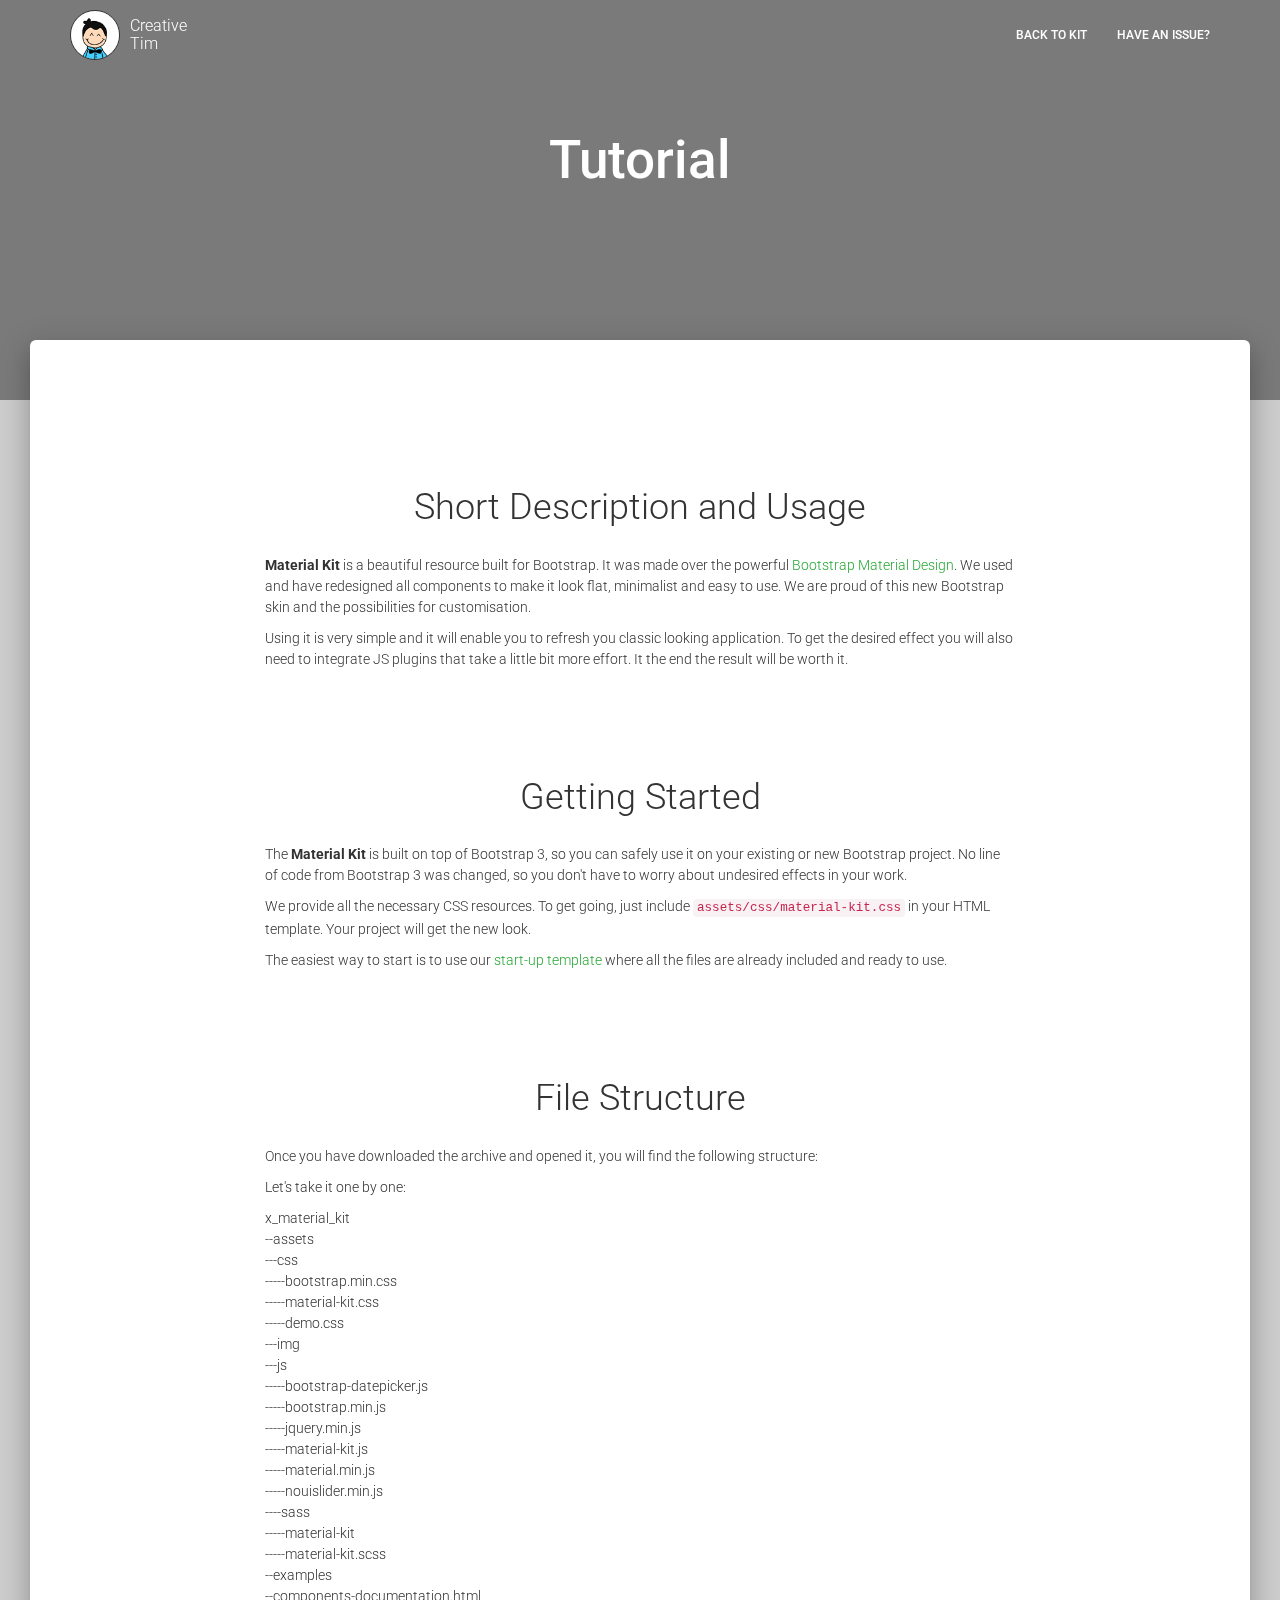
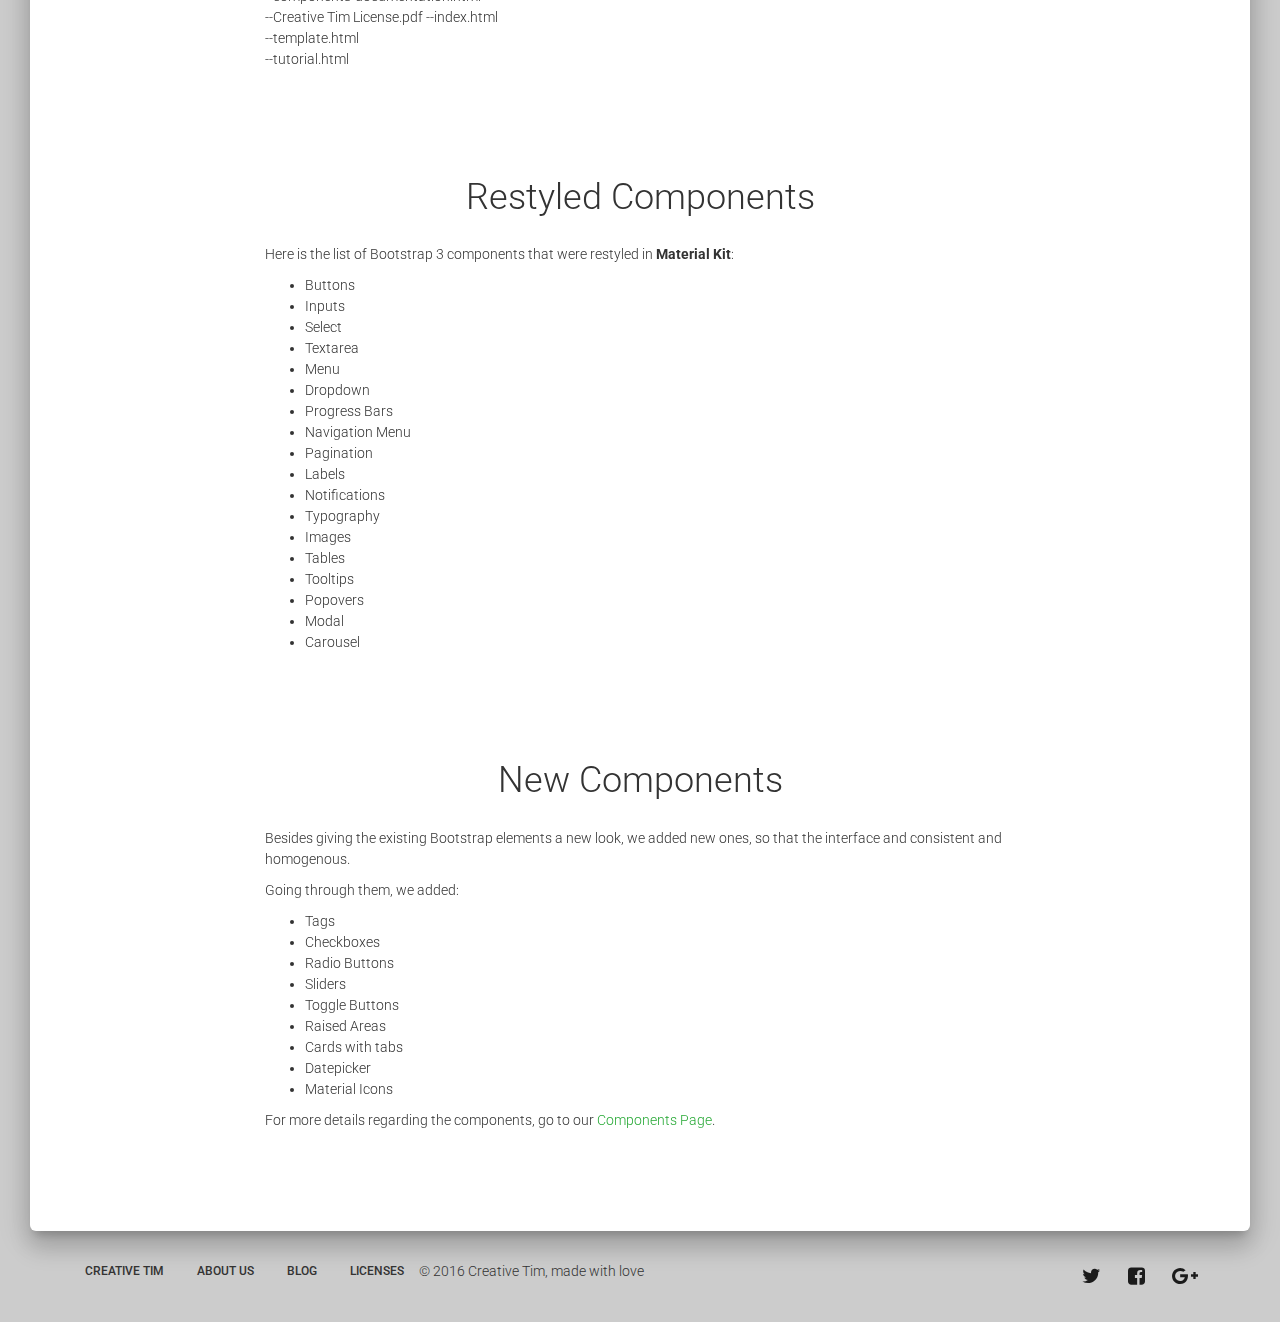
<file: tutorial.html>
<!doctype html>
<html lang="en">
<head>
	<meta charset="utf-8" />
	<link rel="apple-touch-icon" sizes="76x76" href="assets/img/apple-icon.png">
	<link rel="icon" type="image/png" href="assets/img/favicon.png">
	<meta http-equiv="X-UA-Compatible" content="IE=edge,chrome=1" />

	<title>Tutorial - Material Kit by Creative Tim</title>

	<meta content='width=device-width, initial-scale=1.0, maximum-scale=1.0, user-scalable=0' name='viewport' />

	<!--     Fonts and icons     -->
	<link rel="stylesheet" href="https://fonts.googleapis.com/icon?family=Material+Icons" />
    <link rel="stylesheet" type="text/css" href="https://fonts.googleapis.com/css?family=Roboto:300,400,500,700" />
	<link rel="stylesheet" href="https://maxcdn.bootstrapcdn.com/font-awesome/4.5.0/css/font-awesome.min.css" />

	<!-- CSS Files -->
    <link href="assets/css/bootstrap.min.css" rel="stylesheet" />
    <link href="assets/css/material-kit.css" rel="stylesheet"/>

	<!-- CSS Just for demo purpose, don't include it in your project -->
	<link href="assets/css/demo.css" rel="stylesheet" />
</head>

<body class="tutorial-page">

<nav class="navbar navbar-transparent navbar-fixed-top navbar-color-on-scroll" role="navigation">
  <div class="container">
    <!-- Brand and toggle get grouped for better mobile display -->
    <div class="navbar-header">
      <button id="menu-toggle" type="button" class="navbar-toggle">
        <span class="sr-only">Toggle navigation</span>
        <span class="icon-bar bar1"></span>
        <span class="icon-bar bar2"></span>
        <span class="icon-bar bar3"></span>
      </button>
      <a href="http://www.creative-tim.com">
           <div class="logo-container">
                <div class="logo">
                    <img src="assets/img/logo.png" alt="Creative Tim Logo">
                </div>
                <div class="brand">
                    Creative Tim
                </div>
            </div>
      </a>
    </div>

    <!-- Collect the nav links, forms, and other content for toggling -->
    <div class="collapse navbar-collapse">
		<ul  class="nav navbar-nav navbar-right">
			<li>
				<a href="index.html">Back to Kit</a>
			</li>
			<li>
                <a href="https://github.com/timcreative/material-kit/issues">Have an issue?</a>
            </li>
    	</ul>

    </div><!-- /.navbar-collapse -->
  </div><!-- /.container-fluid -->
</nav>

<div class="wrapper">
	<div class="header header-filter" style="background-image: url('https://images.unsplash.com/photo-1423655156442-ccc11daa4e99?crop=entropy&dpr=2&fit=crop&fm=jpg&h=750&ixjsv=2.1.0&ixlib=rb-0.3.5&q=50&w=1450');">
		<div class="container">
			<div class="row">
				<div class="col-md-6 col-md-offset-3">
					<h1 class="title text-center">Tutorial</h1>
				</div>
			</div>
		</div>
	</div>

	<div class="main main-raised">
		<div class="section">
	        <div class="container">
				<div class="row tim-row">
	                <h2 class="text-center">Short Description and Usage</h2>
	                <legend></legend>
	                <div class="col-md-8 col-md-offset-2">
	                    <p>
	                    	<b>Material Kit</b> is a beautiful resource built for Bootstrap. It was made over the powerful <a href="http://fezvrasta.github.io/bootstrap-material-design/" target="_blank">Bootstrap Material Design</a>. We used and have redesigned all components to make it look flat, minimalist and easy to use. We are proud of this new Bootstrap skin and the possibilities for customisation.
	                    </p>
	                    <p>
	                        Using it is very simple and it will enable you to refresh you classic looking application. To get the desired effect you will also need to integrate JS plugins that take a little bit more effort. It the end the result will be worth it.
	                    </p>
	                </div>

	            </div>

	            <div class="row tim-row">
	                <h2 class="text-center">Getting Started</h2>
	                <legend></legend>
	                <div class="col-md-8 col-md-offset-2">
	                <p>
	                	The <b>Material Kit</b> is built on top of Bootstrap 3, so you can safely use it on your existing or new Bootstrap project. No line of code from Bootstrap 3 was changed, so you don't have to worry about undesired effects in your work.
	                </p>
	                <p>
	                    We provide all the necessary CSS resources. To get going, just include <code>assets/css/material-kit.css</code> in your HTML template. Your project will get the new look.
	                </p>
	                <p>
	                    The easiest way to start is to use our <a href="template.html" target="_blank">start-up template</a> where all the files are already included and ready to use.
	                </p>
	                </div>
	            </div>

	            <div class="row tim-row">
	                <h2 class="text-center">File Structure</h2>
	                <legend></legend>
	                <div class="col-md-8 col-md-offset-2">
	                    <p>
	                        Once you have downloaded the archive and opened it, you will find the following structure:
	                    </p>
	                    <p>
	                        Let's take it one by one:
	                    </p>
	                    <p>
	                    x_material_kit<br>
	                    --assets<br>
	                    ---css<br>
	                    -----bootstrap.min.css<br>
						-----material-kit.css<br>
	                    -----demo.css<br>
	                    ---img<br>
	                    ---js<br>
	                    -----bootstrap-datepicker.js<br>
	                    -----bootstrap.min.js<br>
	                    -----jquery.min.js<br>
	                    -----material-kit.js<br>
	                    -----material.min.js<br>
	                    -----nouislider.min.js<br>
	                    ----sass<br>
						-----material-kit<br>
						-----material-kit.scss<br>
						--examples<br>
	                    --components-documentation.html<br>
						--Creative Tim License.pdf
					    --index.html<br>
	                    --template.html<br>
	                    --tutorial.html<br>
	                   </p>
	                </div>
	            </div>

	            <div class="row tim-row">
	                <h2 class="text-center">Restyled Components</h2>
	                <legend></legend>
	                <div class="col-md-8 col-md-offset-2">
	                    <p>
	                    Here is the list of Bootstrap 3 components that were restyled in <b>Material Kit</b>:
	                        <ul>
	                            <li> Buttons </li>
	                            <li> Inputs</li>
	                            <li> Select</li>
	                            <li> Textarea</li>
	                            <li> Menu </li>
	                            <li> Dropdown</li>
	                            <li> Progress Bars</li>
	                            <li> Navigation Menu</li>
	                            <li> Pagination</li>
	                            <li> Labels</li>
	                            <li> Notifications</li>
	                            <li> Typography</li>
	                            <li> Images</li>
	                            <li> Tables</li>
	                            <li> Tooltips</li>
	                            <li> Popovers</li>
	                            <li> Modal </li>
	                            <li> Carousel</li>
	                        </ul>
	                    </p>
	                </div>
	            </div>

	            <div class="row tim-row">
	                <h2 class="text-center">New Components</h2>
	                <legend></legend>
	                <div class="col-md-8 col-md-offset-2">
	                    <p>
	                    Besides giving the existing Bootstrap elements a new look, we added new ones, so that the interface and consistent and homogenous.
	                    </p>
	                    <p>
	                    Going through them, we added:
	                    <ul>
	                        <li> Tags</li>
	                        <li> Checkboxes</li>
	                        <li> Radio Buttons</li>
	                        <li> Sliders</li>
	                        <li> Toggle Buttons</li>
							<li> Raised Areas</li>
							<li> Cards with tabs</li>
	                        <li> Datepicker</li>
							<li> Material Icons</li>
						</ul>
	                    </p>
	                    <p>
	                        For more details regarding the components, go to our <a href="components-documentation.html">Components Page</a>.
	                    </p>
	                </div>
	            </div>
	        </div>
	    </div>
	</div>

</div>
<footer class="footer footer-transparent">
    <div class="container">
        <nav class="pull-left">
            <ul>
				<li>
					<a href="http://www.creative-tim.com">
						Creative Tim
					</a>
				</li>
				<li>
					<a href="http://presentation.creative-tim.com">
					   About Us
					</a>
				</li>
				<li>
					<a href="http://blog.creative-tim.com">
					   Blog
					</a>
				</li>
				<li>
					<a href="http://www.creative-tim.com/license">
						Licenses
					</a>
				</li>
            </ul>
        </nav>
        <div class="social-area pull-right">
            <a class="btn btn-social btn-twitter btn-just-icon" href="https://twitter.com/CreativeTim">
                <i class="fa fa-twitter"></i>
            </a>
            <a class="btn btn-social btn-facebook btn-just-icon" href="https://www.facebook.com/CreativeTim">
                <i class="fa fa-facebook-square"></i>
            </a>
            <a class="btn btn-social btn-google btn-just-icon" href="https://plus.google.com/+CreativetimPage">
                <i class="fa fa-google-plus"></i>
            </a>
        </div>
        <div class="copyright">
            &copy; 2016 Creative Tim, made with love
        </div>
    </div>
</footer>

</body>
	<!--   Core JS Files   -->
	<script src="assets/js/jquery.min.js" type="text/javascript"></script>
	<script src="assets/js/bootstrap.min.js" type="text/javascript"></script>
	<script src="assets/js/material.min.js"></script>

	<!--  Plugin for the Sliders, full documentation here: http://refreshless.com/nouislider/ -->
	<script src="assets/js/nouislider.min.js" type="text/javascript"></script>

	<!--  Plugin for the Datepicker, full documentation here: http://www.eyecon.ro/bootstrap-datepicker/ -->
	<script src="assets/js/bootstrap-datepicker.js" type="text/javascript"></script>

	<!-- Control Center for Material Kit: activating the ripples, parallax effects, scripts from the example pages etc -->
	<script src="assets/js/material-kit.js" type="text/javascript"></script>

	<script>

		$().ready(function(){

			$(window).on('scroll', materialKit.checkScrollForTransparentNavbar);

		});

</script>
</html>
</file>
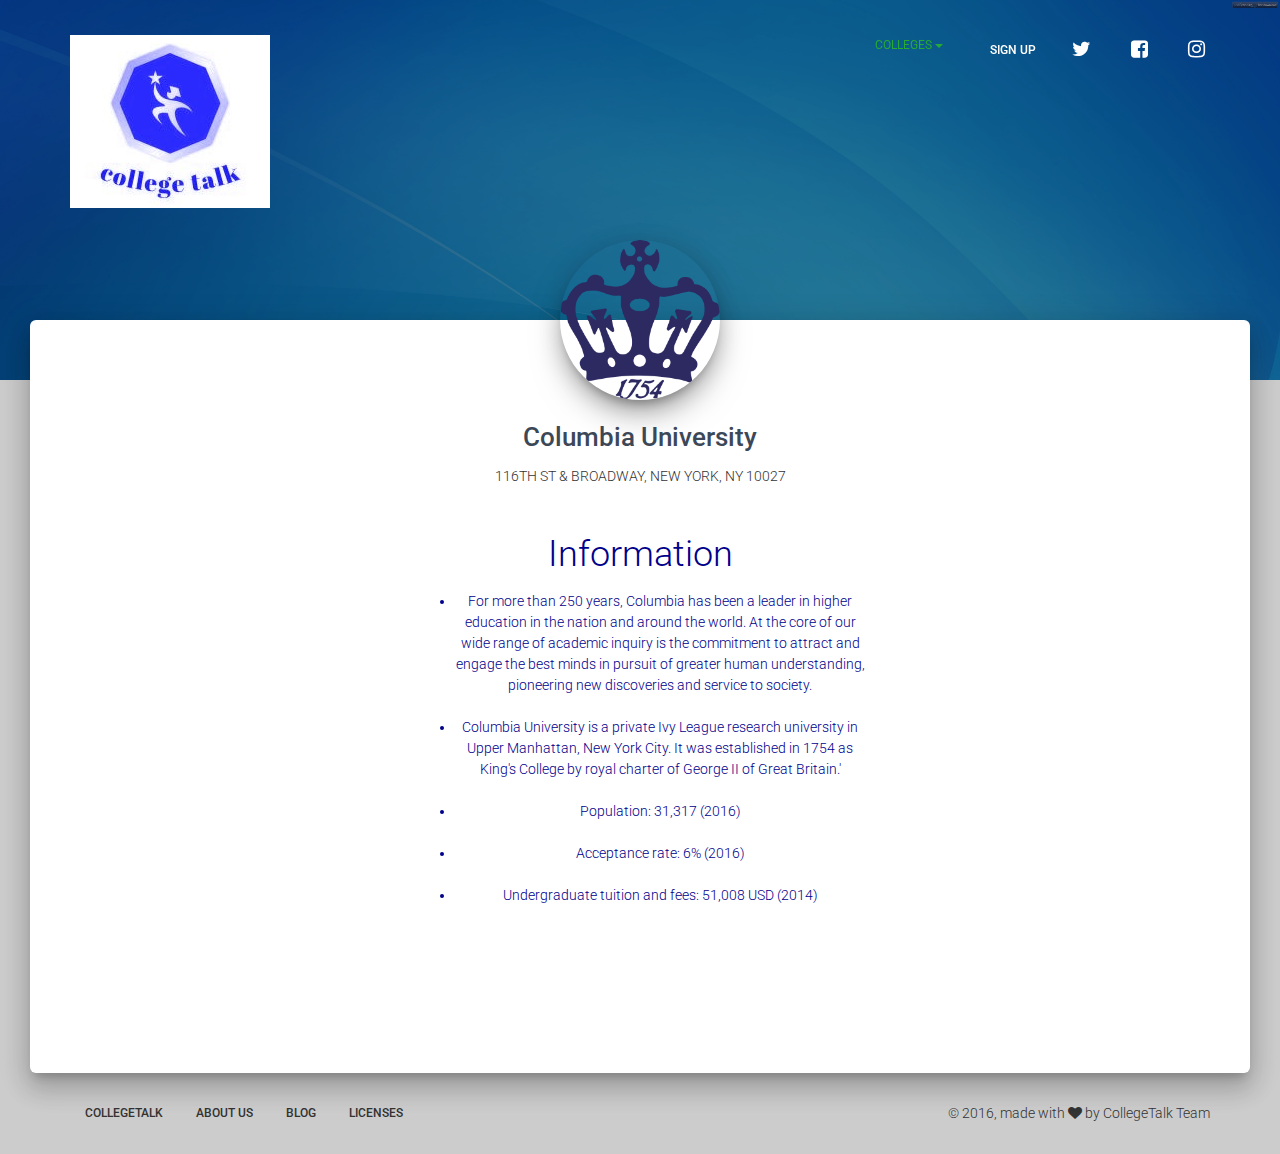
<file: examples/profile-page.html>
<!doctype html>
<html lang="en">
<head>
	<meta charset="utf-8" />
	<link rel="apple-touch-icon" sizes="76x76" href="../assets/img/apple-icon.png">
	<link rel="icon" type="image/png" href="../assets/img/favicon.png">
	<meta http-equiv="X-UA-Compatible" content="IE=edge,chrome=1" />

	<title>College Talk</title>

	<meta content='width=device-width, initial-scale=1.0, maximum-scale=1.0, user-scalable=0' name='viewport' />

	<!--     Fonts and icons     -->
	<link rel="stylesheet" href="https://fonts.googleapis.com/icon?family=Material+Icons" />
    <link rel="stylesheet" type="text/css" href="https://fonts.googleapis.com/css?family=Roboto:300,400,500,700" />
	<link rel="stylesheet" href="https://maxcdn.bootstrapcdn.com/font-awesome/4.5.0/css/font-awesome.min.css" />

	<!-- CSS Files -->
    <link href="../assets/css/bootstrap.min.css" rel="stylesheet" />
    <link href="../assets/css/material-kit.css" rel="stylesheet"/>

</head>

<body class="profile-page">
	<nav class="navbar navbar-transparent navbar-fixed-top navbar-color-on-scroll">
    	<div class="container">
        	<!-- Brand and toggle get grouped for better mobile display -->
        	<div class="navbar-header">
        		<button type="button" class="navbar-toggle" data-toggle="collapse" data-target="#navigation-example">
            		<span class="sr-only">Toggle navigation</span>
		            <span class="icon-bar"></span>
		            <span class="icon-bar"></span>
		            <span class="icon-bar"></span>
        		</button>
        		<a class="navbar-brand" href="../examples/landing-page.html">  <img src = "../assets/img/examples/coltalk.jpg">   </a></a>
        	</div>

        	<div class="collapse navbar-collapse" id="navigation-example">
        		<ul class="nav navbar-nav navbar-right">
        			<li>
        			<div class="dropdown">
						  <button class="btn btn-primary dropdown-toggle" type="button" data-toggle="dropdown">Colleges
						  <span class="caret"></span></button>
						  <ul class="dropdown-menu">
						    <li><a href="../examples/profile-page.html">Columbia</a></li>
						    <li><a href="#">College1</a></li>
						    <li><a href="#">College2</a></li>
						  </ul>
						</div>
					</li>
    				<li>
    					<a href="../examples/signup-page.html" target="_blank" class="btn">
                            Sign Up
    					</a>
    				</li>
		            <li>
		                <a href="https://twitter.com/" target="_blank" class="btn btn-simple">
							<i class="fa fa-twitter"></i>
						</a>
		            </li>
		            <li>
		                <a href="https://www.facebook.com/" target="_blank" class="btn btn-simple">
							<i class="fa fa-facebook-square"></i>
						</a>
		            </li>
					<li>
		                <a href="https://www.instagram.com/" target="_blank" class="btn btn-simple">
							<i class="fa fa-instagram"></i>
						</a>
		            </li>
        		</ul>
        	</div>
    	</div>
    </nav>

    <div class="wrapper">
		<div class="header header-filter" style="background-image: url('../assets/img/examples/background1.jpg');"></div>

		<div class="main main-raised">
			<div class="profile-content">
	            <div class="container">
	                <div class="row">
	                    <div class="profile">
	                        <div class="avatar">
	                            <img src="../assets/img/examples/columbia.png" alt="Circle Image" class="img-circle img-responsive img-raised">
	                        </div>
	                        <div class="name">
	                            <h3 class="title">Columbia University</h3>
								<h6>116th St & Broadway, New York, NY 10027</h6>
	                        </div>
	                    </div>
	                </div>
	                <div class="description text-center">
	                	<h2> Information </h2>
                        <ul>
                        	<li>For more than 250 years, Columbia has been a leader in higher education in the nation and around the world.
							At the core of our wide range of academic inquiry is the commitment to attract and engage the best minds in 
							pursuit of greater human understanding, pioneering new discoveries and service to society.  </li> <br>
							
							<li> Columbia University is a private Ivy League research university in Upper Manhattan, New York City.
							It was established in 1754 as King's College by royal charter of George II of Great Britain.'  </li> <br>
							
							<li> Population: 31,317 (2016) </li> <br>
							
							<li> Acceptance rate: 6% (2016) </li> <br>
							
							<li> Undergraduate tuition and fees: 51,008 USD (2014) </li> <br> <br> <br>
							
							
							<!-- <ul>
							<li>Ricardo</li>
							<li>(917) 825 4088</li>
							<li>Biology & Anthropology</li>
							<li>English & Portuguese</li>
							<li>Class of 2018</li>
							</ul>
						</p>
						<br> <br>
						<p>
							<ul>
							<li>Elisabeth</li>
							<li>(860) 395 9402</li>
							<li>Environmmental Biology</li>
							<li>English</li>
							<li>Class of 2014</li>
							</ul> -->
						</p>
						<br> <br> <br> <br> 
	                </div>
						</div>
	                </div>

	            </div>
	        </div>
		</div>

    </div>
    <footer class="footer">
        <div class="container">
            <nav class="pull-left">
				<ul>
					<li>
						<a href="http://www.creative-tim.com">
							CollegeTalk
						</a>
					</li>
					<li>
						<a href="http://presentation.creative-tim.com">
						   About Us
						</a>
					</li>
					<li>
						<a href="http://blog.creative-tim.com">
						   Blog
						</a>
					</li>
					<li>
						<a href="http://www.creative-tim.com/license">
							Licenses
						</a>
					</li>
				</ul>
            </nav>
            <div class="copyright pull-right">
                &copy; 2016, made with <i class="fa fa-heart heart"></i> by CollegeTalk Team
            </div>
        </div>
    </footer>


</body>
	<!--   Core JS Files   -->
	<script src="../assets/js/jquery.min.js" type="text/javascript"></script>
	<script src="../assets/js/bootstrap.min.js" type="text/javascript"></script>
	<script src="../assets/js/material.min.js"></script>

	<!--  Plugin for the Sliders, full documentation here: http://refreshless.com/nouislider/ -->
	<script src="../assets/js/nouislider.min.js" type="text/javascript"></script>

	<!--  Plugin for the Datepicker, full documentation here: http://www.eyecon.ro/bootstrap-datepicker/ -->
	<script src="../assets/js/bootstrap-datepicker.js" type="text/javascript"></script>

	<!-- Control Center for Material Kit: activating the ripples, parallax effects, scripts from the example pages etc -->
	<script src="../assets/js/material-kit.js" type="text/javascript"></script>

	<script type="text/javascript">
		$().ready(function(){
			// the body of this function is in assets/material-kit.js
			$(window).on('scroll', materialKit.checkScrollForTransparentNavbar);
		});
	</script>




</html>
</file>
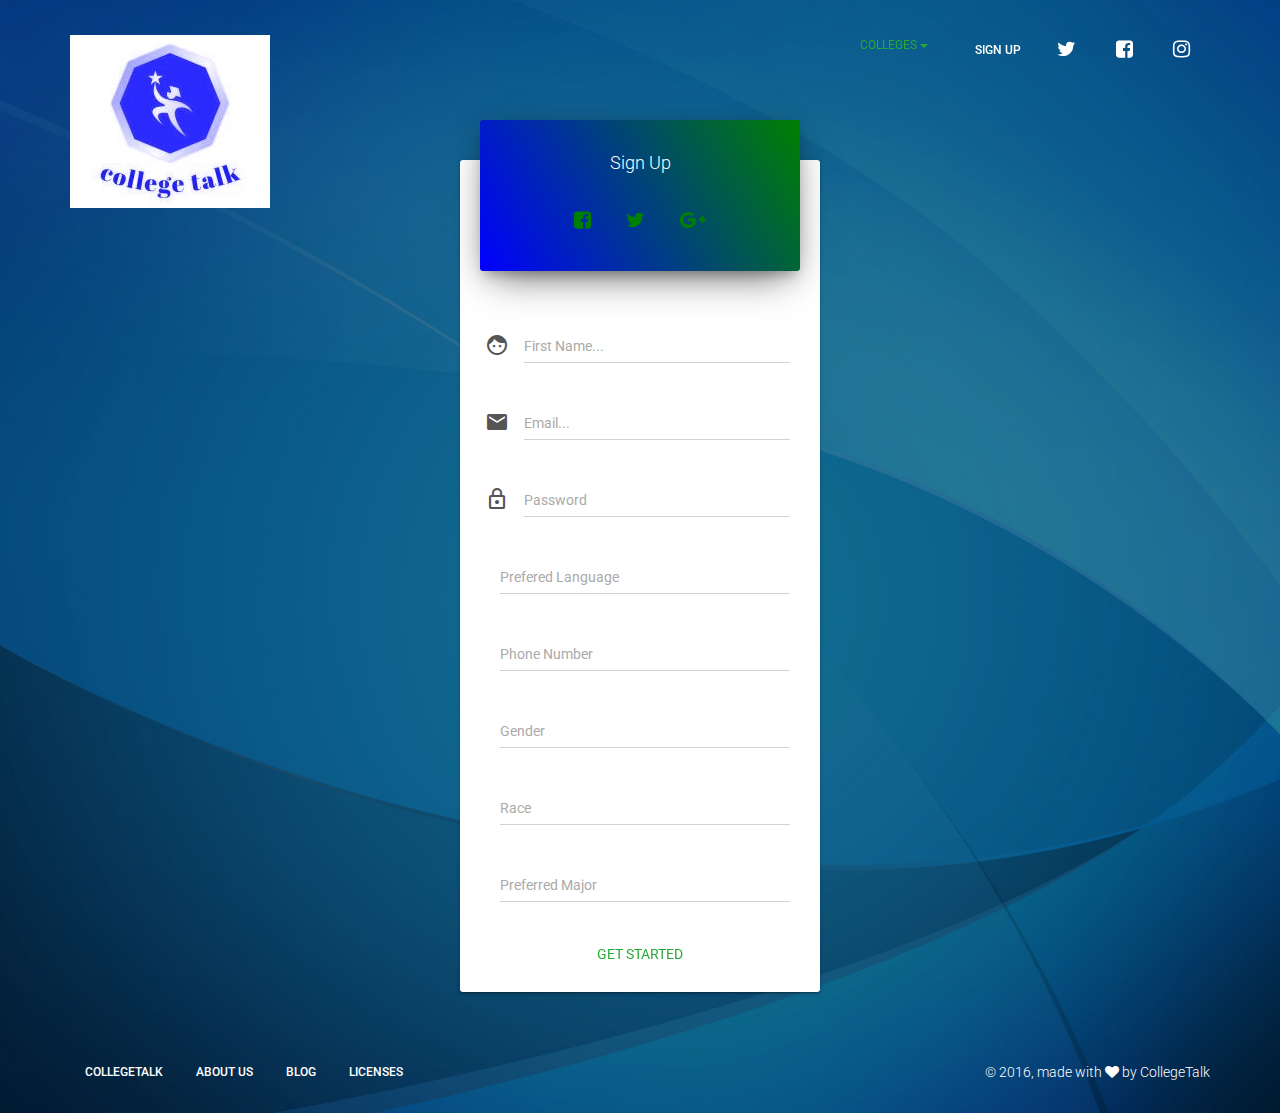
<file: examples/signup-page.html>
<!doctype html>
<html lang="en">
<head>
	<meta charset="utf-8" />
	<link rel="apple-touch-icon" sizes="76x76" href="../assets/img/apple-icon.png">
	<link rel="icon" type="image/png" href="../assets/img/favicon.png">
	<meta http-equiv="X-UA-Compatible" content="IE=edge,chrome=1" />

	<title>CollegeTalk</title>

	<meta content='width=device-width, initial-scale=1.0, maximum-scale=1.0, user-scalable=0' name='viewport' />

	<!--     Fonts and icons     -->
	<link rel="stylesheet" href="https://fonts.googleapis.com/icon?family=Material+Icons" />
    <link rel="stylesheet" type="text/css" href="https://fonts.googleapis.com/css?family=Roboto:300,400,500,700" />
	<link rel="stylesheet" href="https://maxcdn.bootstrapcdn.com/font-awesome/4.5.0/css/font-awesome.min.css" />

	<!-- CSS Files -->
    <link href="../assets/css/bootstrap.min.css" rel="stylesheet" />
    <link href="../assets/css/material-kit.css" rel="stylesheet"/>

</head>

<body class="signup-page">
	<nav class="navbar navbar-transparent navbar-absolute">
    	<div class="container">
        	<!-- Brand and toggle get grouped for better mobile display -->
        	<div class="navbar-header">
        		<button type="button" class="navbar-toggle" data-toggle="collapse" data-target="#navigation-example">
            		<span class="sr-only">Toggle navigation</span>
		            <span class="icon-bar"></span>
		            <span class="icon-bar"></span>
		            <span class="icon-bar"></span>
        		</button>
        		<a class="navbar-brand" href="../examples/landing-page.html">  <img src = "../assets/img/examples/coltalk.jpg">   </a></a>
        	</div>

        	<div class="collapse navbar-collapse" id="navigation-example">
        		
        		<ul class="nav navbar-nav navbar-right">
        			<li>
        			<div class="dropdown">
						  <button class="btn btn-primary dropdown-toggle" type="button" data-toggle="dropdown">Colleges
						  <span class="caret"></span></button>
						  <ul class="dropdown-menu">
						    <li><a href="../examples/profile-page.html">Columbia</a></li>
						    <li><a href="#">College1</a></li>
						    <li><a href="#">College2</a></li>
						  </ul>
						</div>
					</li>
    				<li>
    					<a href="../examples/signup-page.html" target="_blank" class="btn"> Sign Up
    					</a>
    				</li>
		            <li>
		                <a href="https://twitter.com/" target="_blank" class="btn btn-simple">
							<i class="fa fa-twitter"></i>
						</a>
		            </li>
		            <li>
		                <a href="https://www.facebook.com/" target="_blank" class="btn btn-simple">
							<i class="fa fa-facebook-square"></i>
						</a>
		            </li>
					<li>
		                <a href="https://www.instagram.com/" target="_blank" class="btn btn-simple">
							<i class="fa fa-instagram"></i>
						</a>
		            </li>
        		</ul>
        	</div>
    	</div>
    </nav>

    <div class="wrapper">
		<div class="header header-filter" style="background-image: url('../assets/img/examples/background1.jpg'); background-size: cover; background-position: top center;">
			<div class="container">
				<div class="row">
					<div class="col-md-4 col-md-offset-4 col-sm-6 col-sm-offset-3">
						<div class="card card-signup">
							<form class="form" method="" action="">
								<div class="header header-primary text-center">
									<h4>Sign Up</h4>
									<div class="social-line">
										<a href="#pablo" class="btn btn-just-icon">
											<i class="fa fa-facebook-square"></i>
										</a>
										<a href="#pablo" class="btn btn-just-icon">
											<i class="fa fa-twitter"></i>
										</a>
										<a href="#pablo" class="btn btn-just-icon">
											<i class="fa fa-google-plus"></i>
										</a>
									</div>
								</div>
								<p class="text-divider"></p>
								<div class="content">

									<div class="input-group">
										<span class="input-group-addon">
											<i class="material-icons">face</i>
										</span>
										<input type="text" class="form-control" placeholder="First Name...">
									</div>

									<div class="input-group">
										<span class="input-group-addon">
											<i class="material-icons">email</i>
										</span>
										<input type="text" class="form-control" placeholder="Email...">
									</div>

									<div class="input-group">
										<span class="input-group-addon">
											<i class="material-icons">lock_outline</i>
										</span>
										<input type="password" placeholder="Password" class="form-control" />
									</div>
									
									<div class="input-group">
										<span class="input-group-addon">
											<i class="material-icons"></i>
										</span>
										<input type="password" placeholder="Prefered Language" class="form-control" />
									</div>
									
									<div class="input-group">
										<span class="input-group-addon">
											<i class="material-icons"></i></i>
										</span>
										<input type="password" placeholder="Phone Number" class="form-control" />
									</div>
									
									<div class="input-group">
										<span class="input-group-addon">
											<i class="material-icons"></i>
										</span>
										<input type="password" placeholder="Gender" class="form-control" />
									</div>
									
									<div class="input-group">
										<span class="input-group-addon">
											<i class="material-icons"></i>
										</span>
										<input type="password" placeholder="Race" class="form-control" />
									</div>
									
									<div class="input-group">
										<span class="input-group-addon">
											<i class="material-icons"></i>
										</span>
										<input type="password" placeholder="Preferred Major" class="form-control" />
									</div>

									<!-- If you want to add a checkbox to this form, uncomment this code

									<div class="checkbox">
										<label>
											<input type="checkbox" name="optionsCheckboxes" checked>
											Subscribe to newsletter
										</label>
									</div> -->
								</div>
								<div class="footer text-center">
									<a href="#pablo" class="btn btn-primary btn-wd btn-lg">Get Started</a>
								</div>
							</form>
						</div>
					</div>
				</div>
			</div>

			<footer class="footer">
		        <div class="container">
		            <nav class="pull-left">
						<ul>
							<li>
		                        <a href="../assets/examples/landing-page.html">
		                            CollegeTalk
		                        </a>
							</li>
							<li>
								<a href="">
								   About Us
								</a>
							</li>
							<li>
								<a href="">
								   Blog
								</a>
							</li>
							<li>
								<a href="">
									Licenses
								</a>
							</li>
						</ul>
		            </nav>
		            <div class="copyright pull-right">
		                &copy; 2016, made with <i class="fa fa-heart heart"></i> by <a href="http://www.creative-tim.com" target="_blank">CollegeTalk</a>
		            </div>
		        </div>
		    </footer>

		</div>

    </div>


</body>
	<!--   Core JS Files   -->
	<script src="../assets/js/jquery.min.js" type="text/javascript"></script>
	<script src="../assets/js/bootstrap.min.js" type="text/javascript"></script>
	<script src="../assets/js/material.min.js"></script>

	<!--  Plugin for the Sliders, full documentation here: http://refreshless.com/nouislider/ -->
	<script src="../assets/js/nouislider.min.js" type="text/javascript"></script>

	<!--  Plugin for the Datepicker, full documentation here: http://www.eyecon.ro/bootstrap-datepicker/ -->
	<script src="../assets/js/bootstrap-datepicker.js" type="text/javascript"></script>

	<!-- Control Center for Material Kit: activating the ripples, parallax effects, scripts from the example pages etc -->
	<script src="../assets/js/material-kit.js" type="text/javascript"></script>

	<script type="text/javascript">
		$().ready(function(){
			// the body of this function is in assets/material-kit.js
			$(window).on('scroll', materialKit.checkScrollForTransparentNavbar);
		});
	</script>




</html>
</file>
<file: assets/css/material-kit.css>
/* ANIMATION */
/* SHADOWS */
/* Shadows (from mdl http://www.getmdl.io/) */
body {
  background-color: #CCCCCC;
}
body.inverse {
  background: #333333;
}
body.inverse, body.inverse .form-control {
  color: #ffffff;
}
body.inverse .modal,
body.inverse .modal .form-control,
body.inverse .panel-default,
body.inverse .panel-default .form-control,
body.inverse .card,
body.inverse .card .form-control {
  background-color: initial;
  color: initial;
}

.life-of-material-kit {
  background: #FFFFFF;
}

body, h1, h2, h3, h4, h5, h6, .h1, .h2, .h3, .h4 {
  font-family: "Roboto", "Helvetica", "Arial", sans-serif;
  font-weight: 300;
  line-height: 1.5em;
}

a, a:hover, a:focus {
  color: #27a936;
}
a .material-icons, a:hover .material-icons, a:focus .material-icons {
  vertical-align: middle;
}

/*           Animations              */
.animation-transition-general, .carousel .carousel-indicators li {
  -webkit-transition: all 300ms linear;
  -moz-transition: all 300ms linear;
  -o-transition: all 300ms linear;
  -ms-transition: all 300ms linear;
  transition: all 300ms linear;
}

.animation-transition-slow {
  -webkit-transition: all 370ms linear;
  -moz-transition: all 370ms linear;
  -o-transition: all 370ms linear;
  -ms-transition: all 370ms linear;
  transition: all 370ms linear;
}

.animation-transition-fast, .navbar {
  -webkit-transition: all 150ms ease 0s;
  -moz-transition: all 150ms ease 0s;
  -o-transition: all 150ms ease 0s;
  -ms-transition: all 150ms ease 0s;
  transition: all 150ms ease 0s;
}

.form-horizontal .radio,
.form-horizontal .checkbox,
.form-horizontal .radio-inline,
.form-horizontal .checkbox-inline {
  padding-top: 0;
}
.form-horizontal .radio {
  margin-bottom: 10px;
}
.form-horizontal label {
  text-align: right;
}
.form-horizontal label.control-label {
  margin: 0;
}

.btn,
.input-group-btn .btn {
  border: none;
  border-radius: 3px;
  position: relative;
  padding: 12px 30px;
  margin: 10px 1px;
  font-size: 12px;
  font-weight: 400;
  text-transform: uppercase;
  letter-spacing: 0;
  will-change: box-shadow, transform;
  transition: box-shadow 0.2s cubic-bezier(0.4, 0, 1, 1), background-color 0.2s cubic-bezier(0.4, 0, 0.2, 1), color 0.2s cubic-bezier(0.4, 0, 0.2, 1);
  background: transparent;
}
.btn::-moz-focus-inner,
.input-group-btn .btn::-moz-focus-inner {
  border: 0;
}
.btn:not(.btn-raised),
.input-group-btn .btn:not(.btn-raised) {
  box-shadow: none;
}
.btn:not(.btn-raised), .btn:not(.btn-raised).btn-default,
.input-group-btn .btn:not(.btn-raised),
.input-group-btn .btn:not(.btn-raised).btn-default {
  color: rgba(0,0,0, 0.87);
}
.btn:not(.btn-raised).btn-inverse,
.input-group-btn .btn:not(.btn-raised).btn-inverse {
  color: #3f51b5;
}
.btn:not(.btn-raised).btn-primary,
.input-group-btn .btn:not(.btn-raised).btn-primary {
  color: #27a936;
}
.btn:not(.btn-raised).btn-success,
.input-group-btn .btn:not(.btn-raised).btn-success {
  color: #4caf50;
}
.btn:not(.btn-raised).btn-info,
.input-group-btn .btn:not(.btn-raised).btn-info {
  color: #03a9f4;
}
.btn:not(.btn-raised).btn-warning,
.input-group-btn .btn:not(.btn-raised).btn-warning {
  color: #fbc02d;
}
.btn:not(.btn-raised).btn-danger,
.input-group-btn .btn:not(.btn-raised).btn-danger {
  color: #f44336;
}
.btn:not(.btn-raised):not(.btn-link):hover, .btn:not(.btn-raised):not(.btn-link):focus,
.input-group-btn .btn:not(.btn-raised):not(.btn-link):hover,
.input-group-btn .btn:not(.btn-raised):not(.btn-link):focus {
  background-color: transparent;
}
.btn:focus, .btn:active, .btn:active:focus,
.input-group-btn .btn:focus,
.input-group-btn .btn:active,
.input-group-btn .btn:active:focus {
  outline: 0;
}
.btn.btn-raised, .btn.btn-raised.btn-default, .btn.btn-fab, .btn.btn-fab.btn-default, .btn-group-raised .btn, .btn-group-raised .btn.btn-default,
.input-group-btn .btn.btn-raised,
.input-group-btn .btn.btn-raised.btn-default,
.input-group-btn .btn.btn-fab,
.input-group-btn .btn.btn-fab.btn-default, .btn-group-raised
.input-group-btn .btn, .btn-group-raised
.input-group-btn .btn.btn-default {
  background-color: #EEEEEE;
  color: rgba(0,0,0, 0.87);
}
.btn.btn-raised.btn-inverse, .btn.btn-fab.btn-inverse, .btn-group-raised .btn.btn-inverse,
.input-group-btn .btn.btn-raised.btn-inverse,
.input-group-btn .btn.btn-fab.btn-inverse, .btn-group-raised
.input-group-btn .btn.btn-inverse {
  background-color: #3f51b5;
  color: contrast-color(#3f51b5, #000000, #ffffff);
}
.btn.btn-raised.btn-primary, .btn.btn-fab.btn-primary, .btn-group-raised .btn.btn-primary,
.input-group-btn .btn.btn-raised.btn-primary,
.input-group-btn .btn.btn-fab.btn-primary, .btn-group-raised
.input-group-btn .btn.btn-primary {
  background-color: #27a936;
  color: #ffffff;
}
.btn.btn-raised.btn-success, .btn.btn-fab.btn-success, .btn-group-raised .btn.btn-success,
.input-group-btn .btn.btn-raised.btn-success,
.input-group-btn .btn.btn-fab.btn-success, .btn-group-raised
.input-group-btn .btn.btn-success {
  background-color: #4caf50;
  color: #ffffff;
}
.btn.btn-raised.btn-info, .btn.btn-fab.btn-info, .btn-group-raised .btn.btn-info,
.input-group-btn .btn.btn-raised.btn-info,
.input-group-btn .btn.btn-fab.btn-info, .btn-group-raised
.input-group-btn .btn.btn-info {
  background-color: #03a9f4;
  color: #ffffff;
}
.btn.btn-raised.btn-warning, .btn.btn-fab.btn-warning, .btn-group-raised .btn.btn-warning,
.input-group-btn .btn.btn-raised.btn-warning,
.input-group-btn .btn.btn-fab.btn-warning, .btn-group-raised
.input-group-btn .btn.btn-warning {
  background-color: #fbc02d;
  color: #ffffff;
}
.btn.btn-raised.btn-danger, .btn.btn-fab.btn-danger, .btn-group-raised .btn.btn-danger,
.input-group-btn .btn.btn-raised.btn-danger,
.input-group-btn .btn.btn-fab.btn-danger, .btn-group-raised
.input-group-btn .btn.btn-danger {
  background-color: #f44336;
  color: #ffffff;
}
.btn.btn-raised:not(.btn-link), .btn-group-raised .btn:not(.btn-link),
.input-group-btn .btn.btn-raised:not(.btn-link), .btn-group-raised
.input-group-btn .btn:not(.btn-link) {
  box-shadow: 0 2px 2px 0 rgba(0, 0, 0, 0.14), 0 3px 1px -2px rgba(0, 0, 0, 0.2), 0 1px 5px 0 rgba(0, 0, 0, 0.12);
}
.btn.btn-raised:not(.btn-link):hover, .btn.btn-raised:not(.btn-link):focus, .btn.btn-raised:not(.btn-link).active, .btn.btn-raised:not(.btn-link):active, .btn-group-raised .btn:not(.btn-link):hover, .btn-group-raised .btn:not(.btn-link):focus, .btn-group-raised .btn:not(.btn-link).active, .btn-group-raised .btn:not(.btn-link):active,
.input-group-btn .btn.btn-raised:not(.btn-link):hover,
.input-group-btn .btn.btn-raised:not(.btn-link):focus,
.input-group-btn .btn.btn-raised:not(.btn-link).active,
.input-group-btn .btn.btn-raised:not(.btn-link):active, .btn-group-raised
.input-group-btn .btn:not(.btn-link):hover, .btn-group-raised
.input-group-btn .btn:not(.btn-link):focus, .btn-group-raised
.input-group-btn .btn:not(.btn-link).active, .btn-group-raised
.input-group-btn .btn:not(.btn-link):active {
  outline: 0;
}
.btn.btn-raised:not(.btn-link):hover, .btn.btn-raised:not(.btn-link):hover.btn-default, .btn.btn-raised:not(.btn-link):focus, .btn.btn-raised:not(.btn-link):focus.btn-default, .btn.btn-raised:not(.btn-link).active, .btn.btn-raised:not(.btn-link).active.btn-default, .btn.btn-raised:not(.btn-link):active, .btn.btn-raised:not(.btn-link):active.btn-default, .btn-group-raised .btn:not(.btn-link):hover, .btn-group-raised .btn:not(.btn-link):hover.btn-default, .btn-group-raised .btn:not(.btn-link):focus, .btn-group-raised .btn:not(.btn-link):focus.btn-default, .btn-group-raised .btn:not(.btn-link).active, .btn-group-raised .btn:not(.btn-link).active.btn-default, .btn-group-raised .btn:not(.btn-link):active, .btn-group-raised .btn:not(.btn-link):active.btn-default,
.input-group-btn .btn.btn-raised:not(.btn-link):hover,
.input-group-btn .btn.btn-raised:not(.btn-link):hover.btn-default,
.input-group-btn .btn.btn-raised:not(.btn-link):focus,
.input-group-btn .btn.btn-raised:not(.btn-link):focus.btn-default,
.input-group-btn .btn.btn-raised:not(.btn-link).active,
.input-group-btn .btn.btn-raised:not(.btn-link).active.btn-default,
.input-group-btn .btn.btn-raised:not(.btn-link):active,
.input-group-btn .btn.btn-raised:not(.btn-link):active.btn-default, .btn-group-raised
.input-group-btn .btn:not(.btn-link):hover, .btn-group-raised
.input-group-btn .btn:not(.btn-link):hover.btn-default, .btn-group-raised
.input-group-btn .btn:not(.btn-link):focus, .btn-group-raised
.input-group-btn .btn:not(.btn-link):focus.btn-default, .btn-group-raised
.input-group-btn .btn:not(.btn-link).active, .btn-group-raised
.input-group-btn .btn:not(.btn-link).active.btn-default, .btn-group-raised
.input-group-btn .btn:not(.btn-link):active, .btn-group-raised
.input-group-btn .btn:not(.btn-link):active.btn-default {
  background-color: contrast-color(#EEEEEE, #e4e4e4, #f8f8f8);
}
.btn.btn-raised:not(.btn-link):hover.btn-inverse, .btn.btn-raised:not(.btn-link):focus.btn-inverse, .btn.btn-raised:not(.btn-link).active.btn-inverse, .btn.btn-raised:not(.btn-link):active.btn-inverse, .btn-group-raised .btn:not(.btn-link):hover.btn-inverse, .btn-group-raised .btn:not(.btn-link):focus.btn-inverse, .btn-group-raised .btn:not(.btn-link).active.btn-inverse, .btn-group-raised .btn:not(.btn-link):active.btn-inverse,
.input-group-btn .btn.btn-raised:not(.btn-link):hover.btn-inverse,
.input-group-btn .btn.btn-raised:not(.btn-link):focus.btn-inverse,
.input-group-btn .btn.btn-raised:not(.btn-link).active.btn-inverse,
.input-group-btn .btn.btn-raised:not(.btn-link):active.btn-inverse, .btn-group-raised
.input-group-btn .btn:not(.btn-link):hover.btn-inverse, .btn-group-raised
.input-group-btn .btn:not(.btn-link):focus.btn-inverse, .btn-group-raised
.input-group-btn .btn:not(.btn-link).active.btn-inverse, .btn-group-raised
.input-group-btn .btn:not(.btn-link):active.btn-inverse {
  background-color: contrast-color(#3f51b5, #3a4aa6, #495bc0);
}
.btn.btn-raised:not(.btn-link):hover.btn-primary, .btn.btn-raised:not(.btn-link):focus.btn-primary, .btn.btn-raised:not(.btn-link).active.btn-primary, .btn.btn-raised:not(.btn-link):active.btn-primary, .btn-group-raised .btn:not(.btn-link):hover.btn-primary, .btn-group-raised .btn:not(.btn-link):focus.btn-primary, .btn-group-raised .btn:not(.btn-link).active.btn-primary, .btn-group-raised .btn:not(.btn-link):active.btn-primary,
.input-group-btn .btn.btn-raised:not(.btn-link):hover.btn-primary,
.input-group-btn .btn.btn-raised:not(.btn-link):focus.btn-primary,
.input-group-btn .btn.btn-raised:not(.btn-link).active.btn-primary,
.input-group-btn .btn.btn-raised:not(.btn-link):active.btn-primary, .btn-group-raised
.input-group-btn .btn:not(.btn-link):hover.btn-primary, .btn-group-raised
.input-group-btn .btn:not(.btn-link):focus.btn-primary, .btn-group-raised
.input-group-btn .btn:not(.btn-link).active.btn-primary, .btn-group-raised
.input-group-btn .btn:not(.btn-link):active.btn-primary {
  background-color: contrast-color(#27a936, #8d239f, #ab2bc1);
}
.btn.btn-raised:not(.btn-link):hover.btn-success, .btn.btn-raised:not(.btn-link):focus.btn-success, .btn.btn-raised:not(.btn-link).active.btn-success, .btn.btn-raised:not(.btn-link):active.btn-success, .btn-group-raised .btn:not(.btn-link):hover.btn-success, .btn-group-raised .btn:not(.btn-link):focus.btn-success, .btn-group-raised .btn:not(.btn-link).active.btn-success, .btn-group-raised .btn:not(.btn-link):active.btn-success,
.input-group-btn .btn.btn-raised:not(.btn-link):hover.btn-success,
.input-group-btn .btn.btn-raised:not(.btn-link):focus.btn-success,
.input-group-btn .btn.btn-raised:not(.btn-link).active.btn-success,
.input-group-btn .btn.btn-raised:not(.btn-link):active.btn-success, .btn-group-raised
.input-group-btn .btn:not(.btn-link):hover.btn-success, .btn-group-raised
.input-group-btn .btn:not(.btn-link):focus.btn-success, .btn-group-raised
.input-group-btn .btn:not(.btn-link).active.btn-success, .btn-group-raised
.input-group-btn .btn:not(.btn-link):active.btn-success {
  background-color: contrast-color(#4caf50, #46a149, #59b75c);
}
.btn.btn-raised:not(.btn-link):hover.btn-info, .btn.btn-raised:not(.btn-link):focus.btn-info, .btn.btn-raised:not(.btn-link).active.btn-info, .btn.btn-raised:not(.btn-link):active.btn-info, .btn-group-raised .btn:not(.btn-link):hover.btn-info, .btn-group-raised .btn:not(.btn-link):focus.btn-info, .btn-group-raised .btn:not(.btn-link).active.btn-info, .btn-group-raised .btn:not(.btn-link):active.btn-info,
.input-group-btn .btn.btn-raised:not(.btn-link):hover.btn-info,
.input-group-btn .btn.btn-raised:not(.btn-link):focus.btn-info,
.input-group-btn .btn.btn-raised:not(.btn-link).active.btn-info,
.input-group-btn .btn.btn-raised:not(.btn-link):active.btn-info, .btn-group-raised
.input-group-btn .btn:not(.btn-link):hover.btn-info, .btn-group-raised
.input-group-btn .btn:not(.btn-link):focus.btn-info, .btn-group-raised
.input-group-btn .btn:not(.btn-link).active.btn-info, .btn-group-raised
.input-group-btn .btn:not(.btn-link):active.btn-info {
  background-color: contrast-color(#03a9f4, #039be0, #0fb2fc);
}
.btn.btn-raised:not(.btn-link):hover.btn-warning, .btn.btn-raised:not(.btn-link):focus.btn-warning, .btn.btn-raised:not(.btn-link).active.btn-warning, .btn.btn-raised:not(.btn-link):active.btn-warning, .btn-group-raised .btn:not(.btn-link):hover.btn-warning, .btn-group-raised .btn:not(.btn-link):focus.btn-warning, .btn-group-raised .btn:not(.btn-link).active.btn-warning, .btn-group-raised .btn:not(.btn-link):active.btn-warning,
.input-group-btn .btn.btn-raised:not(.btn-link):hover.btn-warning,
.input-group-btn .btn.btn-raised:not(.btn-link):focus.btn-warning,
.input-group-btn .btn.btn-raised:not(.btn-link).active.btn-warning,
.input-group-btn .btn.btn-raised:not(.btn-link):active.btn-warning, .btn-group-raised
.input-group-btn .btn:not(.btn-link):hover.btn-warning, .btn-group-raised
.input-group-btn .btn:not(.btn-link):focus.btn-warning, .btn-group-raised
.input-group-btn .btn:not(.btn-link).active.btn-warning, .btn-group-raised
.input-group-btn .btn:not(.btn-link):active.btn-warning {
  background-color: contrast-color(#fbc02d, #fbba19, #fbc641);
}
.btn.btn-raised:not(.btn-link):hover.btn-danger, .btn.btn-raised:not(.btn-link):focus.btn-danger, .btn.btn-raised:not(.btn-link).active.btn-danger, .btn.btn-raised:not(.btn-link):active.btn-danger, .btn-group-raised .btn:not(.btn-link):hover.btn-danger, .btn-group-raised .btn:not(.btn-link):focus.btn-danger, .btn-group-raised .btn:not(.btn-link).active.btn-danger, .btn-group-raised .btn:not(.btn-link):active.btn-danger,
.input-group-btn .btn.btn-raised:not(.btn-link):hover.btn-danger,
.input-group-btn .btn.btn-raised:not(.btn-link):focus.btn-danger,
.input-group-btn .btn.btn-raised:not(.btn-link).active.btn-danger,
.input-group-btn .btn.btn-raised:not(.btn-link):active.btn-danger, .btn-group-raised
.input-group-btn .btn:not(.btn-link):hover.btn-danger, .btn-group-raised
.input-group-btn .btn:not(.btn-link):focus.btn-danger, .btn-group-raised
.input-group-btn .btn:not(.btn-link).active.btn-danger, .btn-group-raised
.input-group-btn .btn:not(.btn-link):active.btn-danger {
  background-color: contrast-color(#f44336, #f33123, #f55549);
}
.btn.btn-raised:not(.btn-link):hover, .btn.btn-raised:not(.btn-link):hover:focus, .btn.btn-raised:not(.btn-link):hover.active, .btn.btn-raised:not(.btn-link):hover.active:focus, .btn.btn-raised:not(.btn-link):hover:active, .btn.btn-raised:not(.btn-link):hover:active:focus, .btn-group-raised .btn:not(.btn-link):hover, .btn-group-raised .btn:not(.btn-link):hover:focus, .btn-group-raised .btn:not(.btn-link):hover.active, .btn-group-raised .btn:not(.btn-link):hover.active:focus, .btn-group-raised .btn:not(.btn-link):hover:active, .btn-group-raised .btn:not(.btn-link):hover:active:focus,
.input-group-btn .btn.btn-raised:not(.btn-link):hover,
.input-group-btn .btn.btn-raised:not(.btn-link):hover:focus,
.input-group-btn .btn.btn-raised:not(.btn-link):hover.active,
.input-group-btn .btn.btn-raised:not(.btn-link):hover.active:focus,
.input-group-btn .btn.btn-raised:not(.btn-link):hover:active,
.input-group-btn .btn.btn-raised:not(.btn-link):hover:active:focus, .btn-group-raised
.input-group-btn .btn:not(.btn-link):hover, .btn-group-raised
.input-group-btn .btn:not(.btn-link):hover:focus, .btn-group-raised
.input-group-btn .btn:not(.btn-link):hover.active, .btn-group-raised
.input-group-btn .btn:not(.btn-link):hover.active:focus, .btn-group-raised
.input-group-btn .btn:not(.btn-link):hover:active, .btn-group-raised
.input-group-btn .btn:not(.btn-link):hover:active:focus {
  box-shadow: 0 0 8px rgba(0, 0, 0, 0.18), 0 8px 16px rgba(0, 0, 0, 0.36);
}
.btn.btn-round,
.input-group-btn .btn.btn-round {
  border-radius: 30px;
}
.btn i.material-icons,
.input-group-btn .btn i.material-icons {
  vertical-align: middle;
  font-size: 17px;
  top: -1px;
  position: relative;
}
.btn.btn-fab,
.input-group-btn .btn.btn-fab {
  border-radius: 50%;
  font-size: 24px;
  height: 56px;
  margin: auto;
  min-width: 56px;
  width: 56px;
  padding: 0;
  overflow: hidden;
  box-shadow: 0 1px 1.5px 0 rgba(0, 0, 0, 0.12), 0 1px 1px 0 rgba(0, 0, 0, 0.24);
  position: relative;
  line-height: normal;
}
.btn.btn-fab .ripple-container,
.input-group-btn .btn.btn-fab .ripple-container {
  border-radius: 50%;
}
.btn.btn-fab.btn-fab-mini, .btn-group-sm .btn.btn-fab,
.input-group-btn .btn.btn-fab.btn-fab-mini, .btn-group-sm
.input-group-btn .btn.btn-fab {
  height: 40px;
  min-width: 40px;
  width: 40px;
}
.btn.btn-fab.btn-fab-mini.material-icons, .btn-group-sm .btn.btn-fab.material-icons,
.input-group-btn .btn.btn-fab.btn-fab-mini.material-icons, .btn-group-sm
.input-group-btn .btn.btn-fab.material-icons {
  top: -3.5px;
  left: -3.5px;
}
.btn.btn-fab.btn-fab-mini .material-icons, .btn-group-sm .btn.btn-fab .material-icons,
.input-group-btn .btn.btn-fab.btn-fab-mini .material-icons, .btn-group-sm
.input-group-btn .btn.btn-fab .material-icons {
  font-size: 17px;
}
.btn.btn-fab i.material-icons,
.input-group-btn .btn.btn-fab i.material-icons {
  position: absolute;
  top: 50%;
  left: 50%;
  transform: translate(-12px, -12px);
  line-height: 24px;
  width: 24px;
  font-size: 24px;
}
.btn.btn-lg, .btn-group-lg .btn,
.input-group-btn .btn.btn-lg, .btn-group-lg
.input-group-btn .btn {
  font-size: 14px;
  padding: 18px 36px;
}
.btn.btn-sm, .btn-group-sm .btn,
.input-group-btn .btn.btn-sm, .btn-group-sm
.input-group-btn .btn {
  padding: 5px 20px;
  font-size: 11px;
}
.btn.btn-xs, .btn-group-xs .btn,
.input-group-btn .btn.btn-xs, .btn-group-xs
.input-group-btn .btn {
  padding: 4px 15px;
  font-size: 10px;
}

.btn-just-icon {
  font-size: 20px;
  padding: 6px 11px;
}

fieldset[disabled][disabled] .btn, .btn.disabled, .btn:disabled, .btn[disabled][disabled], fieldset[disabled][disabled]
.input-group-btn .btn,
.input-group-btn .btn.disabled,
.input-group-btn .btn:disabled,
.input-group-btn .btn[disabled][disabled], fieldset[disabled][disabled]
.btn-group,
.btn-group.disabled,
.btn-group:disabled,
.btn-group[disabled][disabled], fieldset[disabled][disabled]
.btn-group-vertical,
.btn-group-vertical.disabled,
.btn-group-vertical:disabled,
.btn-group-vertical[disabled][disabled] {
  color: rgba(0, 0, 0, 0.26);
  background: transparent;
}
.theme-dark fieldset[disabled][disabled] .btn, .theme-dark .btn.disabled, .theme-dark .btn:disabled, .theme-dark .btn[disabled][disabled], .theme-dark fieldset[disabled][disabled]
.input-group-btn .btn, .theme-dark
.input-group-btn .btn.disabled, .theme-dark
.input-group-btn .btn:disabled, .theme-dark
.input-group-btn .btn[disabled][disabled], .theme-dark fieldset[disabled][disabled]
.btn-group, .theme-dark
.btn-group.disabled, .theme-dark
.btn-group:disabled, .theme-dark
.btn-group[disabled][disabled], .theme-dark fieldset[disabled][disabled]
.btn-group-vertical, .theme-dark
.btn-group-vertical.disabled, .theme-dark
.btn-group-vertical:disabled, .theme-dark
.btn-group-vertical[disabled][disabled] {
  color: rgba(255, 255, 255, 0.3);
}
fieldset[disabled][disabled] .btn.btn-raised, fieldset[disabled][disabled] .btn.btn-raised.active, fieldset[disabled][disabled] .btn.btn-raised:active, fieldset[disabled][disabled] .btn.btn-raised:focus:not(:active), fieldset[disabled][disabled] .btn.btn-group-raised, fieldset[disabled][disabled] .btn.btn-group-raised.active, fieldset[disabled][disabled] .btn.btn-group-raised:active, fieldset[disabled][disabled] .btn.btn-group-raised:focus:not(:active), .btn.disabled.btn-raised, .btn.disabled.btn-raised.active, .btn.disabled.btn-raised:active, .btn.disabled.btn-raised:focus:not(:active), .btn.disabled.btn-group-raised, .btn.disabled.btn-group-raised.active, .btn.disabled.btn-group-raised:active, .btn.disabled.btn-group-raised:focus:not(:active), .btn:disabled.btn-raised, .btn:disabled.btn-raised.active, .btn:disabled.btn-raised:active, .btn:disabled.btn-raised:focus:not(:active), .btn:disabled.btn-group-raised, .btn:disabled.btn-group-raised.active, .btn:disabled.btn-group-raised:active, .btn:disabled.btn-group-raised:focus:not(:active), .btn[disabled][disabled].btn-raised, .btn[disabled][disabled].btn-raised.active, .btn[disabled][disabled].btn-raised:active, .btn[disabled][disabled].btn-raised:focus:not(:active), .btn[disabled][disabled].btn-group-raised, .btn[disabled][disabled].btn-group-raised.active, .btn[disabled][disabled].btn-group-raised:active, .btn[disabled][disabled].btn-group-raised:focus:not(:active), fieldset[disabled][disabled]
.input-group-btn .btn.btn-raised, fieldset[disabled][disabled]
.input-group-btn .btn.btn-raised.active, fieldset[disabled][disabled]
.input-group-btn .btn.btn-raised:active, fieldset[disabled][disabled]
.input-group-btn .btn.btn-raised:focus:not(:active), fieldset[disabled][disabled]
.input-group-btn .btn.btn-group-raised, fieldset[disabled][disabled]
.input-group-btn .btn.btn-group-raised.active, fieldset[disabled][disabled]
.input-group-btn .btn.btn-group-raised:active, fieldset[disabled][disabled]
.input-group-btn .btn.btn-group-raised:focus:not(:active),
.input-group-btn .btn.disabled.btn-raised,
.input-group-btn .btn.disabled.btn-raised.active,
.input-group-btn .btn.disabled.btn-raised:active,
.input-group-btn .btn.disabled.btn-raised:focus:not(:active),
.input-group-btn .btn.disabled.btn-group-raised,
.input-group-btn .btn.disabled.btn-group-raised.active,
.input-group-btn .btn.disabled.btn-group-raised:active,
.input-group-btn .btn.disabled.btn-group-raised:focus:not(:active),
.input-group-btn .btn:disabled.btn-raised,
.input-group-btn .btn:disabled.btn-raised.active,
.input-group-btn .btn:disabled.btn-raised:active,
.input-group-btn .btn:disabled.btn-raised:focus:not(:active),
.input-group-btn .btn:disabled.btn-group-raised,
.input-group-btn .btn:disabled.btn-group-raised.active,
.input-group-btn .btn:disabled.btn-group-raised:active,
.input-group-btn .btn:disabled.btn-group-raised:focus:not(:active),
.input-group-btn .btn[disabled][disabled].btn-raised,
.input-group-btn .btn[disabled][disabled].btn-raised.active,
.input-group-btn .btn[disabled][disabled].btn-raised:active,
.input-group-btn .btn[disabled][disabled].btn-raised:focus:not(:active),
.input-group-btn .btn[disabled][disabled].btn-group-raised,
.input-group-btn .btn[disabled][disabled].btn-group-raised.active,
.input-group-btn .btn[disabled][disabled].btn-group-raised:active,
.input-group-btn .btn[disabled][disabled].btn-group-raised:focus:not(:active), fieldset[disabled][disabled]
.btn-group.btn-raised, fieldset[disabled][disabled]
.btn-group.btn-raised.active, fieldset[disabled][disabled]
.btn-group.btn-raised:active, fieldset[disabled][disabled]
.btn-group.btn-raised:focus:not(:active), fieldset[disabled][disabled]
.btn-group.btn-group-raised, fieldset[disabled][disabled]
.btn-group.btn-group-raised.active, fieldset[disabled][disabled]
.btn-group.btn-group-raised:active, fieldset[disabled][disabled]
.btn-group.btn-group-raised:focus:not(:active),
.btn-group.disabled.btn-raised,
.btn-group.disabled.btn-raised.active,
.btn-group.disabled.btn-raised:active,
.btn-group.disabled.btn-raised:focus:not(:active),
.btn-group.disabled.btn-group-raised,
.btn-group.disabled.btn-group-raised.active,
.btn-group.disabled.btn-group-raised:active,
.btn-group.disabled.btn-group-raised:focus:not(:active),
.btn-group:disabled.btn-raised,
.btn-group:disabled.btn-raised.active,
.btn-group:disabled.btn-raised:active,
.btn-group:disabled.btn-raised:focus:not(:active),
.btn-group:disabled.btn-group-raised,
.btn-group:disabled.btn-group-raised.active,
.btn-group:disabled.btn-group-raised:active,
.btn-group:disabled.btn-group-raised:focus:not(:active),
.btn-group[disabled][disabled].btn-raised,
.btn-group[disabled][disabled].btn-raised.active,
.btn-group[disabled][disabled].btn-raised:active,
.btn-group[disabled][disabled].btn-raised:focus:not(:active),
.btn-group[disabled][disabled].btn-group-raised,
.btn-group[disabled][disabled].btn-group-raised.active,
.btn-group[disabled][disabled].btn-group-raised:active,
.btn-group[disabled][disabled].btn-group-raised:focus:not(:active), fieldset[disabled][disabled]
.btn-group-vertical.btn-raised, fieldset[disabled][disabled]
.btn-group-vertical.btn-raised.active, fieldset[disabled][disabled]
.btn-group-vertical.btn-raised:active, fieldset[disabled][disabled]
.btn-group-vertical.btn-raised:focus:not(:active), fieldset[disabled][disabled]
.btn-group-vertical.btn-group-raised, fieldset[disabled][disabled]
.btn-group-vertical.btn-group-raised.active, fieldset[disabled][disabled]
.btn-group-vertical.btn-group-raised:active, fieldset[disabled][disabled]
.btn-group-vertical.btn-group-raised:focus:not(:active),
.btn-group-vertical.disabled.btn-raised,
.btn-group-vertical.disabled.btn-raised.active,
.btn-group-vertical.disabled.btn-raised:active,
.btn-group-vertical.disabled.btn-raised:focus:not(:active),
.btn-group-vertical.disabled.btn-group-raised,
.btn-group-vertical.disabled.btn-group-raised.active,
.btn-group-vertical.disabled.btn-group-raised:active,
.btn-group-vertical.disabled.btn-group-raised:focus:not(:active),
.btn-group-vertical:disabled.btn-raised,
.btn-group-vertical:disabled.btn-raised.active,
.btn-group-vertical:disabled.btn-raised:active,
.btn-group-vertical:disabled.btn-raised:focus:not(:active),
.btn-group-vertical:disabled.btn-group-raised,
.btn-group-vertical:disabled.btn-group-raised.active,
.btn-group-vertical:disabled.btn-group-raised:active,
.btn-group-vertical:disabled.btn-group-raised:focus:not(:active),
.btn-group-vertical[disabled][disabled].btn-raised,
.btn-group-vertical[disabled][disabled].btn-raised.active,
.btn-group-vertical[disabled][disabled].btn-raised:active,
.btn-group-vertical[disabled][disabled].btn-raised:focus:not(:active),
.btn-group-vertical[disabled][disabled].btn-group-raised,
.btn-group-vertical[disabled][disabled].btn-group-raised.active,
.btn-group-vertical[disabled][disabled].btn-group-raised:active,
.btn-group-vertical[disabled][disabled].btn-group-raised:focus:not(:active) {
  box-shadow: none;
}

.btn-group,
.btn-group-vertical {
  position: relative;
  margin: 10px 1px;
}
.btn-group.open > .dropdown-toggle.btn, .btn-group.open > .dropdown-toggle.btn.btn-default,
.btn-group-vertical.open > .dropdown-toggle.btn,
.btn-group-vertical.open > .dropdown-toggle.btn.btn-default {
  background-color: #EEEEEE;
}
.btn-group.open > .dropdown-toggle.btn.btn-inverse,
.btn-group-vertical.open > .dropdown-toggle.btn.btn-inverse {
  background-color: #3f51b5;
}
.btn-group.open > .dropdown-toggle.btn.btn-primary,
.btn-group-vertical.open > .dropdown-toggle.btn.btn-primary {
  background-color: #27a936;
}
.btn-group.open > .dropdown-toggle.btn.btn-success,
.btn-group-vertical.open > .dropdown-toggle.btn.btn-success {
  background-color: #4caf50;
}
.btn-group.open > .dropdown-toggle.btn.btn-info,
.btn-group-vertical.open > .dropdown-toggle.btn.btn-info {
  background-color: #03a9f4;
}
.btn-group.open > .dropdown-toggle.btn.btn-warning,
.btn-group-vertical.open > .dropdown-toggle.btn.btn-warning {
  background-color: #fbc02d;
}
.btn-group.open > .dropdown-toggle.btn.btn-danger,
.btn-group-vertical.open > .dropdown-toggle.btn.btn-danger {
  background-color: #f44336;
}
.btn-group .dropdown-menu,
.btn-group-vertical .dropdown-menu {
  border-radius: 0 0 3px 3px;
}
.btn-group.btn-group-raised,
.btn-group-vertical.btn-group-raised {
  box-shadow: 0 2px 2px 0 rgba(0, 0, 0, 0.14), 0 3px 1px -2px rgba(0, 0, 0, 0.2), 0 1px 5px 0 rgba(0, 0, 0, 0.12);
}
.btn-group .btn + .btn,
.btn-group .btn,
.btn-group .btn:active,
.btn-group .btn-group,
.btn-group-vertical .btn + .btn,
.btn-group-vertical .btn,
.btn-group-vertical .btn:active,
.btn-group-vertical .btn-group {
  margin: 0;
}

.close {
  font-size: inherit;
  color: #FFFFFF;
  opacity: .9;
  text-shadow: none;
}
.close:hover, .close:focus {
  opacity: 1;
  color: #FFFFFF;
}
.close i {
  font-size: 20px;
}

.checkbox label {
  cursor: pointer;
  padding-left: 0;
  color: rgba(0,0,0, 0.26);
}
.form-group.is-focused .checkbox label {
  color: rgba(0,0,0, 0.26);
}
.form-group.is-focused .checkbox label:hover, .form-group.is-focused .checkbox label:focus {
  color: rgba(0,0,0, .54);
}
fieldset[disabled] .form-group.is-focused .checkbox label {
  color: rgba(0,0,0, 0.26);
}
.checkbox input[type=checkbox] {
  opacity: 0;
  position: absolute;
  margin: 0;
  z-index: -1;
  width: 0;
  height: 0;
  overflow: hidden;
  left: 0;
  pointer-events: none;
}
.checkbox .checkbox-material {
  vertical-align: middle;
  position: relative;
  top: 3px;
  padding-right: 5px;
}
.checkbox .checkbox-material:before {
  display: block;
  position: absolute;
  left: 0;
  content: "";
  background-color: rgba(0, 0, 0, 0.84);
  height: 20px;
  width: 20px;
  border-radius: 100%;
  z-index: 1;
  opacity: 0;
  margin: 0;
  transform: scale3d(2.3, 2.3, 1);
}
.checkbox .checkbox-material .check {
  position: relative;
  display: inline-block;
  width: 20px;
  height: 20px;
  border: 1px solid rgba(0,0,0, .54);
  overflow: hidden;
  z-index: 1;
  border-radius: 3px;
}
.checkbox .checkbox-material .check:before {
  position: absolute;
  content: "";
  transform: rotate(45deg);
  display: block;
  margin-top: -3px;
  margin-left: 7px;
  width: 0;
  height: 0;
  background: red;
  box-shadow: 0 0 0 0, 0 0 0 0, 0 0 0 0, 0 0 0 0, 0 0 0 0, 0 0 0 0, 0 0 0 0 inset;
  animation: checkbox-off 0.3s forwards;
}
.checkbox input[type=checkbox]:focus + .checkbox-material .check:after {
  opacity: 0.2;
}
.checkbox input[type=checkbox]:checked + .checkbox-material .check {
  background: #27a936;
}
.checkbox input[type=checkbox]:checked + .checkbox-material .check:before {
  color: #FFFFFF;
  box-shadow: 0 0 0 10px, 10px -10px 0 10px, 32px 0 0 20px, 0px 32px 0 20px, -5px 5px 0 10px, 20px -12px 0 11px;
  animation: checkbox-on 0.3s forwards;
}
.checkbox input[type=checkbox]:checked + .checkbox-material:before {
  animation: rippleOn 500ms;
}
.checkbox input[type=checkbox]:checked + .checkbox-material .check:after {
  animation: rippleOn 500ms forwards;
}
.checkbox input[type=checkbox]:not(:checked) + .checkbox-material:before {
  animation: rippleOff 500ms;
}
.checkbox input[type=checkbox]:not(:checked) + .checkbox-material .check:after {
  animation: rippleOff 500ms;
}
fieldset[disabled] .checkbox, fieldset[disabled] .checkbox input[type=checkbox],
.checkbox input[type=checkbox][disabled] ~ .checkbox-material .check,
.checkbox input[type=checkbox][disabled] + .circle {
  opacity: 0.5;
}
.checkbox input[type=checkbox][disabled] ~ .checkbox-material .check {
  border-color: #000000;
  opacity: .26;
}
.checkbox input[type=checkbox][disabled] + .checkbox-material .check:after {
  background-color: rgba(0,0,0, 0.87);
  transform: rotate(-45deg);
}

@keyframes checkbox-on {
  0% {
    box-shadow: 0 0 0 10px, 10px -10px 0 10px, 32px 0 0 20px, 0px 32px 0 20px, -5px 5px 0 10px, 15px 2px 0 11px;
  }
  50% {
    box-shadow: 0 0 0 10px, 10px -10px 0 10px, 32px 0 0 20px, 0px 32px 0 20px, -5px 5px 0 10px, 20px 2px 0 11px;
  }
  100% {
    box-shadow: 0 0 0 10px, 10px -10px 0 10px, 32px 0 0 20px, 0px 32px 0 20px, -5px 5px 0 10px, 20px -12px 0 11px;
  }
}
@keyframes rippleOn {
  0% {
    opacity: 0;
  }
  50% {
    opacity: 0.2;
  }
  100% {
    opacity: 0;
  }
}
@keyframes rippleOff {
  0% {
    opacity: 0;
  }
  50% {
    opacity: 0.2;
  }
  100% {
    opacity: 0;
  }
}
.togglebutton {
  vertical-align: middle;
}
.togglebutton, .togglebutton label, .togglebutton input, .togglebutton .toggle {
  user-select: none;
}
.togglebutton label {
  cursor: pointer;
  color: rgba(0,0,0, 0.26);
}
.form-group.is-focused .togglebutton label {
  color: rgba(0,0,0, 0.26);
}
.form-group.is-focused .togglebutton label:hover, .form-group.is-focused .togglebutton label:focus {
  color: rgba(0,0,0, .54);
}
fieldset[disabled] .form-group.is-focused .togglebutton label {
  color: rgba(0,0,0, 0.26);
}
.togglebutton label input[type=checkbox] {
  opacity: 0;
  width: 0;
  height: 0;
}
.togglebutton label .toggle {
  text-align: left;
  margin-left: 5px;
}
.togglebutton label .toggle,
.togglebutton label input[type=checkbox][disabled] + .toggle {
  content: "";
  display: inline-block;
  width: 30px;
  height: 15px;
  background-color: rgba(80, 80, 80, 0.7);
  border-radius: 15px;
  margin-right: 15px;
  transition: background 0.3s ease;
  vertical-align: middle;
}
.togglebutton label .toggle:after {
  content: "";
  display: inline-block;
  width: 20px;
  height: 20px;
  background-color: #FFFFFF;
  border-radius: 20px;
  position: relative;
  box-shadow: 0 1px 3px 1px rgba(0, 0, 0, 0.4);
  left: -5px;
  top: -3px;
  border: 1px solid rgba(0,0,0, .54);
  transition: left 0.3s ease, background 0.3s ease, box-shadow 0.1s ease;
}
.togglebutton label input[type=checkbox][disabled] + .toggle:after, .togglebutton label input[type=checkbox][disabled]:checked + .toggle:after {
  background-color: #BDBDBD;
}
.togglebutton label input[type=checkbox] + .toggle:active:after, .togglebutton label input[type=checkbox][disabled] + .toggle:active:after {
  box-shadow: 0 1px 3px 1px rgba(0, 0, 0, 0.4), 0 0 0 15px rgba(0, 0, 0, 0.1);
}
.togglebutton label input[type=checkbox]:checked + .toggle:after {
  left: 15px;
}
.togglebutton label input[type=checkbox]:checked + .toggle {
  background-color: rgba(156, 39, 176, 0.7);
}
.togglebutton label input[type=checkbox]:checked + .toggle:after {
  border-color: #27a936;
}
.togglebutton label input[type=checkbox]:checked + .toggle:active:after {
  box-shadow: 0 1px 3px 1px rgba(0, 0, 0, 0.4), 0 0 0 15px rgba(156, 39, 176, 0.1);
}

.radio label {
  cursor: pointer;
  padding-left: 35px;
  position: relative;
  color: rgba(0,0,0, 0.26);
}
.form-group.is-focused .radio label {
  color: rgba(0,0,0, 0.26);
}
.form-group.is-focused .radio label:hover, .form-group.is-focused .radio label:focus {
  color: rgba(0,0,0, .54);
}
fieldset[disabled] .form-group.is-focused .radio label {
  color: rgba(0,0,0, 0.26);
}
.radio label span {
  display: block;
  position: absolute;
  left: 10px;
  top: 2px;
  transition-duration: 0.2s;
}
.radio label .circle {
  border: 1px solid rgba(0,0,0, .54);
  height: 15px;
  width: 15px;
  border-radius: 100%;
}
.radio label .check {
  height: 15px;
  width: 15px;
  border-radius: 100%;
  background-color: #27a936;
  transform: scale3d(0, 0, 0);
}
.radio label .check:after {
  display: block;
  position: absolute;
  content: "";
  background-color: rgba(0,0,0, 0.87);
  left: -18px;
  top: -18px;
  height: 50px;
  width: 50px;
  border-radius: 100%;
  z-index: 1;
  opacity: 0;
  margin: 0;
  transform: scale3d(1.5, 1.5, 1);
}
.radio label input[type=radio]:not(:checked) ~ .check:after {
  animation: rippleOff 500ms;
}
.radio label input[type=radio]:checked ~ .check:after {
  animation: rippleOn 500ms;
}
.radio input[type=radio] {
  opacity: 0;
  height: 0;
  width: 0;
  overflow: hidden;
}
.radio input[type=radio]:checked ~ .check, .radio input[type=radio]:checked ~ .circle {
  opacity: 1;
}
.radio input[type=radio]:checked ~ .check {
  background-color: #27a936;
}
.radio input[type=radio]:checked ~ .circle {
  border-color: #27a936;
}
.radio input[type=radio]:checked ~ .check {
  transform: scale3d(0.65, 0.65, 1);
}
.radio input[type=radio][disabled] ~ .check, .radio input[type=radio][disabled] ~ .circle {
  opacity: 0.26;
}
.radio input[type=radio][disabled] ~ .check {
  background-color: #000000;
}
.radio input[type=radio][disabled] ~ .circle {
  border-color: #000000;
}

@keyframes rippleOn {
  0% {
    opacity: 0;
  }
  50% {
    opacity: 0.2;
  }
  100% {
    opacity: 0;
  }
}
@keyframes rippleOff {
  0% {
    opacity: 0;
  }
  50% {
    opacity: 0.2;
  }
  100% {
    opacity: 0;
  }
}
legend {
  margin-bottom: 20px;
  font-size: 21px;
}

output {
  padding-top: 8px;
  font-size: 14px;
  line-height: 1.42857;
}

.form-control {
  height: 36px;
  padding: 7px 0;
  font-size: 14px;
  line-height: 1.42857;
}

@media screen and (-webkit-min-device-pixel-ratio: 0) {
  input[type="date"].form-control,
  input[type="time"].form-control,
  input[type="datetime-local"].form-control,
  input[type="month"].form-control {
    line-height: 36px;
  }
  input[type="date"].input-sm, .input-group-sm input[type="date"],
  input[type="time"].input-sm, .input-group-sm
  input[type="time"],
  input[type="datetime-local"].input-sm, .input-group-sm
  input[type="datetime-local"],
  input[type="month"].input-sm, .input-group-sm
  input[type="month"] {
    line-height: 24px;
  }
  input[type="date"].input-lg, .input-group-lg input[type="date"],
  input[type="time"].input-lg, .input-group-lg
  input[type="time"],
  input[type="datetime-local"].input-lg, .input-group-lg
  input[type="datetime-local"],
  input[type="month"].input-lg, .input-group-lg
  input[type="month"] {
    line-height: 44px;
  }
}
.radio label,
.checkbox label {
  min-height: 20px;
}

.form-control-static {
  padding-top: 8px;
  padding-bottom: 8px;
  min-height: 34px;
}

.input-sm .input-sm {
  height: 24px;
  padding: 3px 0;
  font-size: 11px;
  line-height: 1.5;
  border-radius: 0;
}
.input-sm select.input-sm {
  height: 24px;
  line-height: 24px;
}
.input-sm textarea.input-sm,
.input-sm select[multiple].input-sm {
  height: auto;
}

.form-group-sm .form-control {
  height: 24px;
  padding: 3px 0;
  font-size: 11px;
  line-height: 1.5;
}
.form-group-sm select.form-control {
  height: 24px;
  line-height: 24px;
}
.form-group-sm textarea.form-control,
.form-group-sm select[multiple].form-control {
  height: auto;
}
.form-group-sm .form-control-static {
  height: 24px;
  min-height: 31px;
  padding: 4px 0;
  font-size: 11px;
  line-height: 1.5;
}

.input-lg .input-lg {
  height: 44px;
  padding: 9px 0;
  font-size: 18px;
  line-height: 1.33333;
  border-radius: 0;
}
.input-lg select.input-lg {
  height: 44px;
  line-height: 44px;
}
.input-lg textarea.input-lg,
.input-lg select[multiple].input-lg {
  height: auto;
}

.form-group-lg .form-control {
  height: 44px;
  padding: 9px 0;
  font-size: 18px;
  line-height: 1.33333;
}
.form-group-lg select.form-control {
  height: 44px;
  line-height: 44px;
}
.form-group-lg textarea.form-control,
.form-group-lg select[multiple].form-control {
  height: auto;
}
.form-group-lg .form-control-static {
  height: 44px;
  min-height: 38px;
  padding: 10px 0;
  font-size: 18px;
  line-height: 1.33333;
}

.form-horizontal .radio,
.form-horizontal .checkbox,
.form-horizontal .radio-inline,
.form-horizontal .checkbox-inline {
  padding-top: 8px;
}
.form-horizontal .radio,
.form-horizontal .checkbox {
  min-height: 28px;
}
@media (min-width: 768px) {
  .form-horizontal .control-label {
    padding-top: 8px;
  }
}
@media (min-width: 768px) {
  .form-horizontal .form-group-lg .control-label {
    padding-top: 13.0px;
    font-size: 18px;
  }
}
@media (min-width: 768px) {
  .form-horizontal .form-group-sm .control-label {
    padding-top: 4px;
    font-size: 11px;
  }
}

.label {
  border-radius: 2px;
}
.label, .label.label-default {
  background-color: #9e9e9e;
}
.label.label-inverse {
  background-color: #3f51b5;
}
.label.label-primary {
  background-color: #27a936;
}
.label.label-success {
  background-color: #4caf50;
}
.label.label-info {
  background-color: #03a9f4;
}
.label.label-warning {
  background-color: #fbc02d;
}
.label.label-danger {
  background-color: #f44336;
}

.form-control,
.form-group .form-control {
  border: 0;
  background-image: linear-gradient(#27a936, #27a936), linear-gradient(#D2D2D2, #D2D2D2);
  background-size: 0 2px, 100% 1px;
  background-repeat: no-repeat;
  background-position: center bottom, center calc(100% - 1px);
  background-color: transparent;
  transition: background 0s ease-out;
  float: none;
  box-shadow: none;
  border-radius: 0;
  font-weight: 400;
}
.form-control::-moz-placeholder,
.form-group .form-control::-moz-placeholder {
  color: #AAAAAA;
  font-weight: 400;
}
.form-control:-ms-input-placeholder,
.form-group .form-control:-ms-input-placeholder {
  color: #AAAAAA;
  font-weight: 400;
}
.form-control::-webkit-input-placeholder,
.form-group .form-control::-webkit-input-placeholder {
  color: #AAAAAA;
  font-weight: 400;
}
.form-control[readonly], .form-control[disabled], fieldset[disabled] .form-control,
.form-group .form-control[readonly],
.form-group .form-control[disabled], fieldset[disabled]
.form-group .form-control {
  background-color: transparent;
}
.form-control[disabled], fieldset[disabled] .form-control,
.form-group .form-control[disabled], fieldset[disabled]
.form-group .form-control {
  background-image: none;
  border-bottom: 1px dotted #D2D2D2;
}

.form-group {
  position: relative;
}
.form-group.label-static label.control-label, .form-group.label-placeholder label.control-label, .form-group.label-floating label.control-label {
  position: absolute;
  pointer-events: none;
  transition: 0.3s ease all;
}
.form-group.label-floating label.control-label {
  will-change: left, top, contents;
}
.form-group.label-placeholder:not(.is-empty) label.control-label {
  display: none;
}
.form-group .help-block {
  position: absolute;
  display: none;
}
.form-group.is-focused .form-control {
  outline: none;
  background-image: linear-gradient(#27a936, #27a936), linear-gradient(#D2D2D2, #D2D2D2);
  background-size: 100% 2px, 100% 1px;
  box-shadow: none;
  transition-duration: 0.3s;
}
.form-group.is-focused .form-control .material-input:after {
  background-color: #27a936;
}
.form-group.is-focused label,
.form-group.is-focused label.control-label {
  color: #27a936;
}
.form-group.is-focused.label-placeholder label,
.form-group.is-focused.label-placeholder label.control-label {
  color: #AAAAAA;
}
.form-group.is-focused .help-block {
  display: block;
}
.form-group.has-warning .form-control {
  box-shadow: none;
}
.form-group.has-warning.is-focused .form-control {
  background-image: linear-gradient(#fbc02d, #fbc02d), linear-gradient(#D2D2D2, #D2D2D2);
}
.form-group.has-warning label.control-label,
.form-group.has-warning .help-block {
  color: #fbc02d;
}
.form-group.has-error .form-control {
  box-shadow: none;
}
.form-group.has-error.is-focused .form-control {
  background-image: linear-gradient(#f44336, #f44336), linear-gradient(#D2D2D2, #D2D2D2);
}
.form-group.has-error label.control-label,
.form-group.has-error .help-block {
  color: #f44336;
}
.form-group.has-success .form-control {
  box-shadow: none;
}
.form-group.has-success.is-focused .form-control {
  background-image: linear-gradient(#4caf50, #4caf50), linear-gradient(#D2D2D2, #D2D2D2);
}
.form-group.has-success label.control-label,
.form-group.has-success .help-block {
  color: #4caf50;
}
.form-group.has-info .form-control {
  box-shadow: none;
}
.form-group.has-info.is-focused .form-control {
  background-image: linear-gradient(#03a9f4, #03a9f4), linear-gradient(#D2D2D2, #D2D2D2);
}
.form-group.has-info label.control-label,
.form-group.has-info .help-block {
  color: #03a9f4;
}
.form-group textarea {
  resize: none;
}
.form-group textarea ~ .form-control-highlight {
  margin-top: -11px;
}
.form-group select {
  appearance: none;
}
.form-group select ~ .material-input:after {
  display: none;
}

.form-control {
  margin-bottom: 7px;
}
.form-control::-moz-placeholder {
  font-size: 14px;
  line-height: 1.42857;
  color: #AAAAAA;
  font-weight: 400;
}
.form-control:-ms-input-placeholder {
  font-size: 14px;
  line-height: 1.42857;
  color: #AAAAAA;
  font-weight: 400;
}
.form-control::-webkit-input-placeholder {
  font-size: 14px;
  line-height: 1.42857;
  color: #AAAAAA;
  font-weight: 400;
}

.checkbox label,
.radio label,
label {
  font-size: 14px;
  line-height: 1.42857;
  color: #AAAAAA;
  font-weight: 400;
}

label.control-label {
  font-size: 11px;
  line-height: 1.07143;
  color: #AAAAAA;
  font-weight: 400;
  margin: 16px 0 0 0;
}

.help-block {
  margin-top: 0;
  font-size: 11px;
}

.form-group {
  padding-bottom: 7px;
  margin: 27px 0 0 0;
}
.form-group .form-control {
  margin-bottom: 7px;
}
.form-group .form-control::-moz-placeholder {
  font-size: 14px;
  line-height: 1.42857;
  color: #AAAAAA;
  font-weight: 400;
}
.form-group .form-control:-ms-input-placeholder {
  font-size: 14px;
  line-height: 1.42857;
  color: #AAAAAA;
  font-weight: 400;
}
.form-group .form-control::-webkit-input-placeholder {
  font-size: 14px;
  line-height: 1.42857;
  color: #AAAAAA;
  font-weight: 400;
}
.form-group .checkbox label,
.form-group .radio label,
.form-group label {
  font-size: 14px;
  line-height: 1.42857;
  color: #AAAAAA;
  font-weight: 400;
}
.form-group label.control-label {
  font-size: 11px;
  line-height: 1.07143;
  color: #AAAAAA;
  font-weight: 400;
  margin: 16px 0 0 0;
}
.form-group .help-block {
  margin-top: 0;
  font-size: 11px;
}
.form-group.label-floating label.control-label, .form-group.label-placeholder label.control-label {
  top: -7px;
  font-size: 14px;
  line-height: 1.42857;
}
.form-group.label-static label.control-label, .form-group.label-floating.is-focused label.control-label, .form-group.label-floating:not(.is-empty) label.control-label {
  top: -28px;
  left: 0;
  font-size: 11px;
  line-height: 1.07143;
}
.form-group.label-floating input.form-control:-webkit-autofill ~ label.control-label label.control-label {
  top: -28px;
  left: 0;
  font-size: 11px;
  line-height: 1.07143;
}

.form-group.form-group-sm {
  padding-bottom: 3px;
  margin: 21px 0 0 0;
}
.form-group.form-group-sm .form-control {
  margin-bottom: 3px;
}
.form-group.form-group-sm .form-control::-moz-placeholder {
  font-size: 11px;
  line-height: 1.5;
  color: #AAAAAA;
  font-weight: 400;
}
.form-group.form-group-sm .form-control:-ms-input-placeholder {
  font-size: 11px;
  line-height: 1.5;
  color: #AAAAAA;
  font-weight: 400;
}
.form-group.form-group-sm .form-control::-webkit-input-placeholder {
  font-size: 11px;
  line-height: 1.5;
  color: #AAAAAA;
  font-weight: 400;
}
.form-group.form-group-sm .checkbox label,
.form-group.form-group-sm .radio label,
.form-group.form-group-sm label {
  font-size: 11px;
  line-height: 1.5;
  color: #AAAAAA;
  font-weight: 400;
}
.form-group.form-group-sm label.control-label {
  font-size: 9px;
  line-height: 1.125;
  color: #AAAAAA;
  font-weight: 400;
  margin: 16px 0 0 0;
}
.form-group.form-group-sm .help-block {
  margin-top: 0;
  font-size: 9px;
}
.form-group.form-group-sm.label-floating label.control-label, .form-group.form-group-sm.label-placeholder label.control-label {
  top: -11px;
  font-size: 11px;
  line-height: 1.5;
}
.form-group.form-group-sm.label-static label.control-label, .form-group.form-group-sm.label-floating.is-focused label.control-label, .form-group.form-group-sm.label-floating:not(.is-empty) label.control-label {
  top: -25px;
  left: 0;
  font-size: 9px;
  line-height: 1.125;
}
.form-group.form-group-sm.label-floating input.form-control:-webkit-autofill ~ label.control-label label.control-label {
  top: -25px;
  left: 0;
  font-size: 9px;
  line-height: 1.125;
}

.form-group.form-group-lg {
  padding-bottom: 9px;
  margin: 30px 0 0 0;
}
.form-group.form-group-lg .form-control {
  margin-bottom: 9px;
}
.form-group.form-group-lg .form-control::-moz-placeholder {
  font-size: 18px;
  line-height: 1.33333;
  color: #AAAAAA;
  font-weight: 400;
}
.form-group.form-group-lg .form-control:-ms-input-placeholder {
  font-size: 18px;
  line-height: 1.33333;
  color: #AAAAAA;
  font-weight: 400;
}
.form-group.form-group-lg .form-control::-webkit-input-placeholder {
  font-size: 18px;
  line-height: 1.33333;
  color: #AAAAAA;
  font-weight: 400;
}
.form-group.form-group-lg .checkbox label,
.form-group.form-group-lg .radio label,
.form-group.form-group-lg label {
  font-size: 18px;
  line-height: 1.33333;
  color: #AAAAAA;
  font-weight: 400;
}
.form-group.form-group-lg label.control-label {
  font-size: 14px;
  line-height: 1.0;
  color: #AAAAAA;
  font-weight: 400;
  margin: 16px 0 0 0;
}
.form-group.form-group-lg .help-block {
  margin-top: 0;
  font-size: 14px;
}
.form-group.form-group-lg.label-floating label.control-label, .form-group.form-group-lg.label-placeholder label.control-label {
  top: -5px;
  font-size: 18px;
  line-height: 1.33333;
}
.form-group.form-group-lg.label-static label.control-label, .form-group.form-group-lg.label-floating.is-focused label.control-label, .form-group.form-group-lg.label-floating:not(.is-empty) label.control-label {
  top: -32px;
  left: 0;
  font-size: 14px;
  line-height: 1.0;
}
.form-group.form-group-lg.label-floating input.form-control:-webkit-autofill ~ label.control-label label.control-label {
  top: -32px;
  left: 0;
  font-size: 14px;
  line-height: 1.0;
}

select.form-control {
  border: 0;
  box-shadow: none;
  border-radius: 0;
}
.form-group.is-focused select.form-control {
  box-shadow: none;
  border-color: #D2D2D2;
}
select.form-control[multiple], .form-group.is-focused select.form-control[multiple] {
  height: 85px;
}

.input-group-btn .btn {
  margin: 0 0 7px 0;
}

.form-group.form-group-sm .input-group-btn .btn {
  margin: 0 0 3px 0;
}
.form-group.form-group-lg .input-group-btn .btn {
  margin: 0 0 9px 0;
}

.input-group .input-group-btn {
  padding: 0 12px;
}
.input-group .input-group-addon {
  border: 0;
  background: transparent;
  padding: 12px 15px 0px;
}

.form-group input[type=file] {
  opacity: 0;
  position: absolute;
  top: 0;
  right: 0;
  bottom: 0;
  left: 0;
  width: 100%;
  height: 100%;
  z-index: 100;
}

.form-control-feedback {
  opacity: 0;
}
.has-success .form-control-feedback {
  color: #4caf50;
  opacity: 1;
}
.has-error .form-control-feedback {
  color: #f44336;
  opacity: 1;
}

.pagination > li > a,
.pagination > li > span {
  border: 0;
  border-radius: 30px !important;
  transition: all .3s;
  padding: 0px 11px;
  margin: 0 3px;
  min-width: 30px;
  height: 30px;
  line-height: 30px;
  color: #999999;
  font-weight: 400;
  font-size: 12px;
  text-transform: uppercase;
  background: transparent;
}
.pagination > li > a:hover, .pagination > li > a:focus,
.pagination > li > span:hover,
.pagination > li > span:focus {
  color: #999999;
}
.pagination > .active > a,
.pagination > .active > span {
  color: #999999;
}
.pagination > .active > a, .pagination > .active > a:focus, .pagination > .active > a:hover,
.pagination > .active > span,
.pagination > .active > span:focus,
.pagination > .active > span:hover {
  background-color: #27a936;
  border-color: #27a936;
  color: #FFFFFF;
  box-shadow: 0 4px 5px 0 rgba(0, 0, 0, 0.14), 0 1px 10px 0 rgba(0, 0, 0, 0.12), 0 2px 4px -1px rgba(0, 0, 0, 0.2);
}
.pagination.pagination-info > .active > a, .pagination.pagination-info > .active > a:focus, .pagination.pagination-info > .active > a:hover,
.pagination.pagination-info > .active > span,
.pagination.pagination-info > .active > span:focus,
.pagination.pagination-info > .active > span:hover {
  background-color: #03a9f4;
  border-color: #03a9f4;
}
.pagination.pagination-success > .active > a, .pagination.pagination-success > .active > a:focus, .pagination.pagination-success > .active > a:hover,
.pagination.pagination-success > .active > span,
.pagination.pagination-success > .active > span:focus,
.pagination.pagination-success > .active > span:hover {
  background-color: #4caf50;
  border-color: #4caf50;
}
.pagination.pagination-warning > .active > a, .pagination.pagination-warning > .active > a:focus, .pagination.pagination-warning > .active > a:hover,
.pagination.pagination-warning > .active > span,
.pagination.pagination-warning > .active > span:focus,
.pagination.pagination-warning > .active > span:hover {
  background-color: #fbc02d;
  border-color: #fbc02d;
}
.pagination.pagination-danger > .active > a, .pagination.pagination-danger > .active > a:focus, .pagination.pagination-danger > .active > a:hover,
.pagination.pagination-danger > .active > span,
.pagination.pagination-danger > .active > span:focus,
.pagination.pagination-danger > .active > span:hover {
  background-color: #f44336;
  border-color: #f44336;
}

.label {
  border-radius: 3px;
  padding: 5px 12px;
  text-transform: uppercase;
  font-size: 10px;
}

.nav-pills > li > a {
  line-height: 24px;
  text-transform: uppercase;
  font-size: 12px;
  font-weight: 500;
  min-width: 100px;
  text-align: center;
  color: #555555;
  transition: all .3s;
}
.nav-pills > li i {
  display: block;
  font-size: 30px;
  padding: 15px 0;
}
.nav-pills > li.active > a, .nav-pills > li.active > a:focus, .nav-pills > li.active > a:hover {
  background-color: #27a936;
  color: #FFFFFF;
  box-shadow: 0 16px 38px -12px rgba(0, 0, 0, 0.56), 0 4px 25px 0px rgba(0, 0, 0, 0.12), 0 8px 10px -5px rgba(0, 0, 0, 0.2);
}
.nav-pills.nav-pills-info > li.active > a, .nav-pills.nav-pills-info > li.active > a:focus, .nav-pills.nav-pills-info > li.active > a:hover {
  background-color: #03a9f4;
}
.nav-pills.nav-pills-success > li.active > a, .nav-pills.nav-pills-success > li.active > a:focus, .nav-pills.nav-pills-success > li.active > a:hover {
  background-color: #4caf50;
}
.nav-pills.nav-pills-warning > li.active > a, .nav-pills.nav-pills-warning > li.active > a:focus, .nav-pills.nav-pills-warning > li.active > a:hover {
  background-color: #fbc02d;
}
.nav-pills.nav-pills-danger > li.active > a, .nav-pills.nav-pills-danger > li.active > a:focus, .nav-pills.nav-pills-danger > li.active > a:hover {
  background-color: #f44336;
}

footer {
  padding: 15px 0;
}
footer ul {
  margin-bottom: 0;
  padding: 0;
  list-style: none;
}
footer ul li {
  display: inline-block;
}
footer ul li a {
  color: inherit;
  padding: 15px;
  font-weight: 500;
  font-size: 12px;
  text-transform: uppercase;
  border-radius: 3px;
  text-decoration: none;
  position: relative;
  display: block;
}
footer ul li a:hover {
  text-decoration: none;
}
footer .copyright {
  padding: 15px 0;
}
footer .copyright .material-icons {
  font-size: 18px;
  position: relative;
  top: 3px;
}

legend {
  border-bottom: 0;
}

.navbar {
  background-color: #27a936;
  border: 0;
  border-radius: 3px;
  box-shadow: 0 16px 38px -12px rgba(0, 0, 0, 0.56), 0 4px 25px 0px rgba(0, 0, 0, 0.12), 0 8px 10px -5px rgba(0, 0, 0, 0.2);
  padding: 10px 0;
}
.navbar .navbar-brand {
  position: relative;
  height: 50px;
  line-height: 30px;
  color: inherit;
  padding: 10px 15px;
}
.navbar .navbar-brand:hover, .navbar .navbar-brand:focus {
  color: inherit;
  background-color: transparent;
}
.navbar .navbar-text {
  color: inherit;
  margin-top: 15px;
  margin-bottom: 15px;
}
.navbar .navbar-nav > li > a {
  color: inherit;
  padding-top: 15px;
  padding-bottom: 15px;
  font-weight: 500;
  font-size: 12px;
  text-transform: uppercase;
  border-radius: 3px;
}
.navbar .navbar-nav > li > a:hover, .navbar .navbar-nav > li > a:focus {
  color: inherit;
  background-color: transparent;
}
.navbar .navbar-nav > li > a .material-icons,
.navbar .navbar-nav > li > a .fa {
  font-size: 20px;
  margin-top: -3px;
  margin-right: 3px;
  margin: -3px 4px 0 4px;
}
.navbar .navbar-nav > li > a .fa {
  top: 2px;
  position: relative;
}
.navbar .navbar-nav > li > .dropdown-menu {
  margin-top: -20px;
}
.navbar .navbar-nav > li.open > .dropdown-menu {
  margin-top: 0;
}
.navbar .navbar-nav > .active > a, .navbar .navbar-nav > .active > a:hover, .navbar .navbar-nav > .active > a:focus {
  color: inherit;
  background-color: rgba(255, 255, 255, 0.1);
}
.navbar .navbar-nav > .disabled > a, .navbar .navbar-nav > .disabled > a:hover, .navbar .navbar-nav > .disabled > a:focus {
  color: inherit;
  background-color: transparent;
  opacity: 0.9;
}
.navbar .navbar-toggle {
  border: 0;
}
.navbar .navbar-toggle:hover, .navbar .navbar-toggle:focus {
  background-color: transparent;
}
.navbar .navbar-toggle .icon-bar {
  background-color: inherit;
  border: 1px solid;
}
.navbar .navbar-default .navbar-toggle,
.navbar .navbar-inverse .navbar-toggle {
  border-color: transparent;
}
.navbar .navbar-collapse,
.navbar .navbar-form {
  border-top: none;
  box-shadow: none;
}
.navbar .navbar-nav > .open > a, .navbar .navbar-nav > .open > a:hover, .navbar .navbar-nav > .open > a:focus {
  background-color: transparent;
  color: inherit;
}
@media (max-width: 767px) {
  .navbar .navbar-nav .navbar-text {
    color: inherit;
    margin-top: 15px;
    margin-bottom: 15px;
  }
  .navbar .navbar-nav .open .dropdown-menu > .dropdown-header {
    border: 0;
    color: inherit;
  }
  .navbar .navbar-nav .open .dropdown-menu .divider {
    border-bottom: 1px solid;
    opacity: 0.08;
  }
  .navbar .navbar-nav .open .dropdown-menu > li > a {
    color: inherit;
  }
  .navbar .navbar-nav .open .dropdown-menu > li > a:hover, .navbar .navbar-nav .open .dropdown-menu > li > a:focus {
    color: inherit;
    background-color: transparent;
  }
  .navbar .navbar-nav .open .dropdown-menu > .active > a, .navbar .navbar-nav .open .dropdown-menu > .active > a:hover, .navbar .navbar-nav .open .dropdown-menu > .active > a:focus {
    color: inherit;
    background-color: transparent;
  }
  .navbar .navbar-nav .open .dropdown-menu > .disabled > a, .navbar .navbar-nav .open .dropdown-menu > .disabled > a:hover, .navbar .navbar-nav .open .dropdown-menu > .disabled > a:focus {
    color: inherit;
    background-color: transparent;
  }
}
.navbar .navbar-link {
  color: inherit;
}
.navbar .navbar-link:hover {
  color: inherit;
}
.navbar .btn {
  margin-top: 0;
  margin-bottom: 0;
}
.navbar .btn-link {
  color: inherit;
}
.navbar .btn-link:hover, .navbar .btn-link:focus {
  color: inherit;
}
.navbar .btn-link[disabled]:hover, .navbar .btn-link[disabled]:focus, fieldset[disabled] .navbar .btn-link:hover, fieldset[disabled] .navbar .btn-link:focus {
  color: inherit;
}
.navbar .navbar-form {
  margin-top: 16px;
}
.navbar .navbar-form .form-group {
  margin: 0;
  padding: 0;
}
.navbar .navbar-form .form-group .material-input:before, .navbar .navbar-form .form-group.is-focused .material-input:after {
  background-color: inherit;
}
.navbar .navbar-form .form-group .form-control,
.navbar .navbar-form .form-control {
  border-color: inherit;
  color: inherit;
  padding: 0;
  margin: 0;
  height: 28px;
  font-size: 14px;
  line-height: 1.42857;
}
.navbar, .navbar.navbar-default {
  background-color: #27a936;
  color: #ffffff;
}
.navbar .navbar-form .form-group input.form-control::-moz-placeholder,
.navbar .navbar-form input.form-control::-moz-placeholder, .navbar.navbar-default .navbar-form .form-group input.form-control::-moz-placeholder,
.navbar.navbar-default .navbar-form input.form-control::-moz-placeholder {
  color: #ffffff;
}
.navbar .navbar-form .form-group input.form-control:-ms-input-placeholder,
.navbar .navbar-form input.form-control:-ms-input-placeholder, .navbar.navbar-default .navbar-form .form-group input.form-control:-ms-input-placeholder,
.navbar.navbar-default .navbar-form input.form-control:-ms-input-placeholder {
  color: #ffffff;
}
.navbar .navbar-form .form-group input.form-control::-webkit-input-placeholder,
.navbar .navbar-form input.form-control::-webkit-input-placeholder, .navbar.navbar-default .navbar-form .form-group input.form-control::-webkit-input-placeholder,
.navbar.navbar-default .navbar-form input.form-control::-webkit-input-placeholder {
  color: #ffffff;
}
.navbar .dropdown-menu, .navbar.navbar-default .dropdown-menu {
  border-radius: 3px !important;
}
.navbar .dropdown-menu li > a:hover, .navbar .dropdown-menu li > a:focus, .navbar.navbar-default .dropdown-menu li > a:hover, .navbar.navbar-default .dropdown-menu li > a:focus {
  color: #FFFFFF;
  background-color: #27a936;
}
.navbar .dropdown-menu .active > a, .navbar.navbar-default .dropdown-menu .active > a {
  background-color: #27a936;
  color: #ffffff;
}
.navbar .dropdown-menu .active > a:hover, .navbar .dropdown-menu .active > a:focus, .navbar.navbar-default .dropdown-menu .active > a:hover, .navbar.navbar-default .dropdown-menu .active > a:focus {
  color: #ffffff;
}
.navbar.navbar-inverse {
  background-color: #3f51b5;
  color: contrast-color(#3f51b5, #000000, #ffffff);
}
.navbar.navbar-inverse .navbar-form .form-group input.form-control::-moz-placeholder,
.navbar.navbar-inverse .navbar-form input.form-control::-moz-placeholder {
  color: contrast-color(#3f51b5, #000000, #ffffff);
}
.navbar.navbar-inverse .navbar-form .form-group input.form-control:-ms-input-placeholder,
.navbar.navbar-inverse .navbar-form input.form-control:-ms-input-placeholder {
  color: contrast-color(#3f51b5, #000000, #ffffff);
}
.navbar.navbar-inverse .navbar-form .form-group input.form-control::-webkit-input-placeholder,
.navbar.navbar-inverse .navbar-form input.form-control::-webkit-input-placeholder {
  color: contrast-color(#3f51b5, #000000, #ffffff);
}
.navbar.navbar-inverse .dropdown-menu {
  border-radius: 3px !important;
}
.navbar.navbar-inverse .dropdown-menu li > a:hover, .navbar.navbar-inverse .dropdown-menu li > a:focus {
  color: #FFFFFF;
  background-color: #3f51b5;
}
.navbar.navbar-inverse .dropdown-menu .active > a {
  background-color: #3f51b5;
  color: contrast-color(#3f51b5, #000000, #ffffff);
}
.navbar.navbar-inverse .dropdown-menu .active > a:hover, .navbar.navbar-inverse .dropdown-menu .active > a:focus {
  color: contrast-color(#3f51b5, #000000, #ffffff);
}
.navbar.navbar-primary {
  background-color: #27a936;
  color: #ffffff;
}
.navbar.navbar-primary .navbar-form .form-group input.form-control::-moz-placeholder,
.navbar.navbar-primary .navbar-form input.form-control::-moz-placeholder {
  color: #ffffff;
}
.navbar.navbar-primary .navbar-form .form-group input.form-control:-ms-input-placeholder,
.navbar.navbar-primary .navbar-form input.form-control:-ms-input-placeholder {
  color: #ffffff;
}
.navbar.navbar-primary .navbar-form .form-group input.form-control::-webkit-input-placeholder,
.navbar.navbar-primary .navbar-form input.form-control::-webkit-input-placeholder {
  color: #ffffff;
}
.navbar.navbar-primary .dropdown-menu {
  border-radius: 3px !important;
}
.navbar.navbar-primary .dropdown-menu li > a:hover, .navbar.navbar-primary .dropdown-menu li > a:focus {
  color: #FFFFFF;
  background-color: #27a936;
}
.navbar.navbar-primary .dropdown-menu .active > a {
  background-color: #27a936;
  color: #ffffff;
}
.navbar.navbar-primary .dropdown-menu .active > a:hover, .navbar.navbar-primary .dropdown-menu .active > a:focus {
  color: #ffffff;
}
.navbar.navbar-success {
  background-color: #4caf50;
  color: #ffffff;
}
.navbar.navbar-success .navbar-form .form-group input.form-control::-moz-placeholder,
.navbar.navbar-success .navbar-form input.form-control::-moz-placeholder {
  color: #ffffff;
}
.navbar.navbar-success .navbar-form .form-group input.form-control:-ms-input-placeholder,
.navbar.navbar-success .navbar-form input.form-control:-ms-input-placeholder {
  color: #ffffff;
}
.navbar.navbar-success .navbar-form .form-group input.form-control::-webkit-input-placeholder,
.navbar.navbar-success .navbar-form input.form-control::-webkit-input-placeholder {
  color: #ffffff;
}
.navbar.navbar-success .dropdown-menu {
  border-radius: 3px !important;
}
.navbar.navbar-success .dropdown-menu li > a:hover, .navbar.navbar-success .dropdown-menu li > a:focus {
  color: #FFFFFF;
  background-color: #4caf50;
}
.navbar.navbar-success .dropdown-menu .active > a {
  background-color: #4caf50;
  color: #ffffff;
}
.navbar.navbar-success .dropdown-menu .active > a:hover, .navbar.navbar-success .dropdown-menu .active > a:focus {
  color: #ffffff;
}
.navbar.navbar-info {
  background-color: #03a9f4;
  color: #ffffff;
}
.navbar.navbar-info .navbar-form .form-group input.form-control::-moz-placeholder,
.navbar.navbar-info .navbar-form input.form-control::-moz-placeholder {
  color: #ffffff;
}
.navbar.navbar-info .navbar-form .form-group input.form-control:-ms-input-placeholder,
.navbar.navbar-info .navbar-form input.form-control:-ms-input-placeholder {
  color: #ffffff;
}
.navbar.navbar-info .navbar-form .form-group input.form-control::-webkit-input-placeholder,
.navbar.navbar-info .navbar-form input.form-control::-webkit-input-placeholder {
  color: #ffffff;
}
.navbar.navbar-info .dropdown-menu {
  border-radius: 3px !important;
}
.navbar.navbar-info .dropdown-menu li > a:hover, .navbar.navbar-info .dropdown-menu li > a:focus {
  color: #FFFFFF;
  background-color: #03a9f4;
}
.navbar.navbar-info .dropdown-menu .active > a {
  background-color: #03a9f4;
  color: #ffffff;
}
.navbar.navbar-info .dropdown-menu .active > a:hover, .navbar.navbar-info .dropdown-menu .active > a:focus {
  color: #ffffff;
}
.navbar.navbar-warning {
  background-color: #fbc02d;
  color: #ffffff;
}
.navbar.navbar-warning .navbar-form .form-group input.form-control::-moz-placeholder,
.navbar.navbar-warning .navbar-form input.form-control::-moz-placeholder {
  color: #ffffff;
}
.navbar.navbar-warning .navbar-form .form-group input.form-control:-ms-input-placeholder,
.navbar.navbar-warning .navbar-form input.form-control:-ms-input-placeholder {
  color: #ffffff;
}
.navbar.navbar-warning .navbar-form .form-group input.form-control::-webkit-input-placeholder,
.navbar.navbar-warning .navbar-form input.form-control::-webkit-input-placeholder {
  color: #ffffff;
}
.navbar.navbar-warning .dropdown-menu {
  border-radius: 3px !important;
}
.navbar.navbar-warning .dropdown-menu li > a:hover, .navbar.navbar-warning .dropdown-menu li > a:focus {
  color: #FFFFFF;
  background-color: #fbc02d;
}
.navbar.navbar-warning .dropdown-menu .active > a {
  background-color: #fbc02d;
  color: #ffffff;
}
.navbar.navbar-warning .dropdown-menu .active > a:hover, .navbar.navbar-warning .dropdown-menu .active > a:focus {
  color: #ffffff;
}
.navbar.navbar-danger {
  background-color: #f44336;
  color: #ffffff;
}
.navbar.navbar-danger .navbar-form .form-group input.form-control::-moz-placeholder,
.navbar.navbar-danger .navbar-form input.form-control::-moz-placeholder {
  color: #ffffff;
}
.navbar.navbar-danger .navbar-form .form-group input.form-control:-ms-input-placeholder,
.navbar.navbar-danger .navbar-form input.form-control:-ms-input-placeholder {
  color: #ffffff;
}
.navbar.navbar-danger .navbar-form .form-group input.form-control::-webkit-input-placeholder,
.navbar.navbar-danger .navbar-form input.form-control::-webkit-input-placeholder {
  color: #ffffff;
}
.navbar.navbar-danger .dropdown-menu {
  border-radius: 3px !important;
}
.navbar.navbar-danger .dropdown-menu li > a:hover, .navbar.navbar-danger .dropdown-menu li > a:focus {
  color: #FFFFFF;
  background-color: #f44336;
}
.navbar.navbar-danger .dropdown-menu .active > a {
  background-color: #f44336;
  color: #ffffff;
}
.navbar.navbar-danger .dropdown-menu .active > a:hover, .navbar.navbar-danger .dropdown-menu .active > a:focus {
  color: #ffffff;
}
.navbar-inverse {
  background-color: #3f51b5;
}
.navbar.navbar-transparent {
  background-color: transparent;
  box-shadow: none;
}
.navbar-fixed-top {
  border-radius: 0;
}
@media (max-width: 1199px) {
  .navbar .navbar-brand {
    height: 50px;
    padding: 10px 15px;
  }
  .navbar .navbar-form {
    margin-top: 10px;
  }
  .navbar .navbar-nav > li > a {
    padding-top: 15px;
    padding-bottom: 15px;
  }
}
.navbar .alert {
  border-radius: 0;
  left: 0;
  position: absolute;
  right: 0;
  top: 85px;
  width: 100%;
  z-index: 3;
  transition: all 0.3s;
}

.dropdown-menu {
  border: 0;
  box-shadow: 0 2px 5px 0 rgba(0, 0, 0, 0.26);
  -webkit-transition: all 150ms linear;
  -moz-transition: all 150ms linear;
  -o-transition: all 150ms linear;
  -ms-transition: all 150ms linear;
  transition: all 150ms linear;
  margin-top: -20px;
  opacity: 0;
  visibility: hidden;
  display: block;
}
.open .dropdown-menu {
  opacity: 1;
  visibility: visible;
  margin-top: 1px;
}
.dropdown-menu .divider {
  background-color: rgba(0, 0, 0, 0.12);
}
.dropdown-menu li > a {
  font-size: 13px;
  padding: 10px 20px;
  margin: 0 5px;
  border-radius: 2px;
  -webkit-transition: all 150ms linear;
  -moz-transition: all 150ms linear;
  -o-transition: all 150ms linear;
  -ms-transition: all 150ms linear;
  transition: all 150ms linear;
}
.dropdown-menu li > a:hover, .dropdown-menu li > a:focus {
  box-shadow: 0 8px 10px 1px rgba(0, 0, 0, 0.14), 0 3px 14px 2px rgba(0, 0, 0, 0.12), 0 5px 5px -3px rgba(0, 0, 0, 0.2);
}
.dropdown-menu li {
  position: relative;
}
.dropdown-menu li a:hover,
.dropdown-menu li a:focus,
.dropdown-menu li a:active {
  background-color: #27a936;
  color: #FFFFFF;
}
.dropdown-menu .divider {
  margin: 5px 0;
}

.alert {
  border: 0;
  border-radius: 0;
  padding: 20px 15px;
  line-height: 20px;
}
.alert b {
  font-weight: 500;
  text-transform: uppercase;
  font-size: 12px;
}
.alert, .alert.alert-default {
  background-color: white;
  color: #ffffff;
}
.alert a, .alert .alert-link, .alert.alert-default a, .alert.alert-default .alert-link {
  color: #ffffff;
}
.alert.alert-inverse {
  background-color: #4558be;
  color: contrast-color(#3f51b5, #000000, #ffffff);
}
.alert.alert-inverse a, .alert.alert-inverse .alert-link {
  color: contrast-color(#3f51b5, #000000, #ffffff);
}
.alert.alert-primary {
  background-color: #a72abd;
  color: #ffffff;
}
.alert.alert-primary a, .alert.alert-primary .alert-link {
  color: #ffffff;
}
.alert.alert-success {
  background-color: #55b559;
  color: #ffffff;
}
.alert.alert-success a, .alert.alert-success .alert-link {
  color: #ffffff;
}
.alert.alert-info {
  background-color: #0ab1fc;
  color: #ffffff;
}
.alert.alert-info a, .alert.alert-info .alert-link {
  color: #ffffff;
}
.alert.alert-warning {
  background-color: #fbc53c;
  color: #ffffff;
}
.alert.alert-warning a, .alert.alert-warning .alert-link {
  color: #ffffff;
}
.alert.alert-danger {
  background-color: #f55145;
  color: #ffffff;
}
.alert.alert-danger a, .alert.alert-danger .alert-link {
  color: #ffffff;
}
.alert-info, .alert-danger, .alert-warning, .alert-success {
  color: #ffffff;
}
.alert-default a, .alert-default .alert-link {
  color: rgba(0,0,0, 0.87);
}
.alert .alert-icon {
  display: block;
  float: left;
  margin-right: 15px;
}
.alert .alert-icon i {
  margin-top: -7px;
  top: 5px;
  position: relative;
}

.progress {
  height: 4px;
  border-radius: 0;
  box-shadow: none;
  background: #DDDDDD;
}
.progress .progress-bar {
  box-shadow: none;
}
.progress .progress-bar, .progress .progress-bar.progress-bar-default {
  background-color: #27a936;
}
.progress .progress-bar.progress-bar-inverse {
  background-color: #3f51b5;
}
.progress .progress-bar.progress-bar-primary {
  background-color: #27a936;
}
.progress .progress-bar.progress-bar-success {
  background-color: #4caf50;
}
.progress .progress-bar.progress-bar-info {
  background-color: #03a9f4;
}
.progress .progress-bar.progress-bar-warning {
  background-color: #fbc02d;
}
.progress .progress-bar.progress-bar-danger {
  background-color: #f44336;
}
.progress.progress-line-primary {
  background: rgba(156, 39, 176, 0.2);
}
.progress.progress-line-info {
  background: rgba(3, 169, 244, 0.2);
}
.progress.progress-line-success {
  background: rgba(76, 175, 80, 0.2);
}
.progress.progress-line-warning {
  background: rgba(251, 192, 45, 0.2);
}
.progress.progress-line-danger {
  background: rgba(244, 67, 54, 0.2);
}

h1, .h1 {
  font-size: 3.8em;
  line-height: 1.15em;
}

h2, .h2 {
  font-size: 2.6em;
}

h3, .h3 {
  font-size: 1.825em;
  line-height: 1.4em;
  margin: 20px 0 10px;
}

h4, .h4 {
  font-size: 1.3em;
  line-height: 1.4em;
}

h5, .h5 {
  font-size: 1.25em;
  line-height: 1.4em;
  margin-bottom: 15px;
}

h6, .h6 {
  font-size: 1em;
  text-transform: uppercase;
}

.text-warning {
  color: #fbc02d;
}

.text-primary {
  color: #27a936;
}

.text-danger {
  color: #f44336;
}

.text-success {
  color: #4caf50;
}

.text-info {
  color: #03a9f4;
}

.nav-tabs {
  background: #27a936;
  border: 0;
  border-radius: 3px;
  padding: 0 15px;
}
.nav-tabs > li > a {
  color: #FFFFFF;
  border: 0;
  margin: 0;
  border-radius: 3px;
  line-height: 24px;
  text-transform: uppercase;
  font-size: 12px;
}
.nav-tabs > li > a:hover {
  background-color: transparent;
  border: 0;
}
.nav-tabs > li > a, .nav-tabs > li > a:hover, .nav-tabs > li > a:focus {
  background-color: transparent;
  border: 0 !important;
  color: #FFFFFF !important;
  font-weight: 500;
}
.nav-tabs > li.disabled > a, .nav-tabs > li.disabled > a:hover {
  color: rgba(255, 255, 255, 0.5);
}
.nav-tabs > li .material-icons {
  margin: -1px 5px 0 0;
}
.nav-tabs > li.active > a, .nav-tabs > li.active > a:hover, .nav-tabs > li.active > a:focus {
  background-color: rgba(255, 255, 255, 0.2);
  transition: background-color .1s .2s;
}

.popover, .tooltip-inner {
  color: #555555;
  line-height: 1.5em;
  background: #FFFFFF;
  border: none;
  border-radius: 3px;
  box-shadow: 0 8px 10px 1px rgba(0, 0, 0, 0.14), 0 3px 14px 2px rgba(0, 0, 0, 0.12), 0 5px 5px -3px rgba(0, 0, 0, 0.2);
}

.popover {
  padding: 0;
  box-shadow: 0 16px 24px 2px rgba(0, 0, 0, 0.14), 0 6px 30px 5px rgba(0, 0, 0, 0.12), 0 8px 10px -5px rgba(0, 0, 0, 0.2);
}
.popover.left > .arrow, .popover.right > .arrow, .popover.top > .arrow, .popover.bottom > .arrow {
  border: none;
}

.popover-title {
  background-color: #FFFFFF;
  border: none;
  padding: 15px 15px 5px;
  font-size: 1.3em;
}

.popover-content {
  padding: 10px 15px 15px;
  line-height: 1.4;
}

.tooltip, .tooltip.in {
  opacity: 1;
}

.tooltip.left .tooltip-arrow {
  border-left-color: #FFFFFF;
}
.tooltip.right .tooltip-arrow {
  border-right-color: #FFFFFF;
}
.tooltip.top .tooltip-arrow {
  border-top-color: #FFFFFF;
}
.tooltip.bottom .tooltip-arrow {
  border-bottom-color: #FFFFFF;
}

.tooltip-inner {
  padding: 10px 15px;
  min-width: 130px;
}

.carousel .carousel-control {
  width: 50%;
}
.carousel .carousel-control.left, .carousel .carousel-control.right {
  background-image: none;
}
.carousel .carousel-control .material-icons,
.carousel .carousel-control .fa {
  display: none;
}
.carousel .left {
  cursor: url("../img/arrow-left.png"), url("../img/arrow-left.cur"), default !important;
}
.carousel .right {
  cursor: url("../img/arrow-right.png"), url("../img/arrow-right.cur"), default !important;
}
.carousel .carousel-indicators {
  bottom: 5px;
}
.carousel .carousel-indicators li,
.carousel .carousel-indicators .active {
  margin: 11px 10px;
}
.carousel .carousel-indicators li {
  background: #FFFFFF;
  box-shadow: 0 2px 2px 0 rgba(0, 0, 0, 0.14), 0 3px 1px -2px rgba(0, 0, 0, 0.2), 0 1px 5px 0 rgba(0, 0, 0, 0.12);
  border-radius: 2px;
}
.carousel .carousel-indicators .active {
  margin-top: 10px;
  -webkit-transform: scale(1.5);
  -moz-transform: scale(1.5);
  -o-transform: scale(1.5);
  -ms-transform: scale(1.5);
  transform: scale(1.5);
  box-shadow: 0 4px 5px 0 rgba(0, 0, 0, 0.14), 0 1px 10px 0 rgba(0, 0, 0, 0.12), 0 2px 4px -1px rgba(0, 0, 0, 0.2);
}
.carousel .carousel-caption {
  padding-bottom: 45px;
}
.carousel .carousel-caption .material-icons {
  position: relative;
  top: 5px;
}

.card {
  display: inline-block;
  position: relative;
  width: 100%;
  border-radius: 3px;
  color: rgba(0,0,0, 0.87);
  background: #fff;
  box-shadow: 0 2px 2px 0 rgba(0, 0, 0, 0.14), 0 3px 1px -2px rgba(0, 0, 0, 0.2), 0 1px 5px 0 rgba(0, 0, 0, 0.12);
}
.card .card-height-indicator {
  margin-top: 100%;
}
.card .card-content {
  position: absolute;
  top: 0;
  bottom: 0;
  left: 0;
  right: 0;
}
.card .card-image {
  height: 60%;
  position: relative;
  overflow: hidden;
}
.card .card-image img {
  width: 100%;
  height: 100%;
  border-top-left-radius: 2px;
  border-top-right-radius: 2px;
  pointer-events: none;
}
.card .card-image .card-image-headline {
  position: absolute;
  bottom: 16px;
  left: 18px;
  color: #fff;
  font-size: 2em;
}
.card .content {
  padding: 15px;
}
.card .card-body {
  height: 30%;
  padding: 18px;
}
.card .card-footer {
  height: 10%;
  padding: 18px;
}
.card .card-footer button, .card .card-footer a {
  margin: 0 !important;
  position: relative;
  bottom: 25px;
  width: auto;
}
.card .card-footer button:first-child, .card .card-footer a:first-child {
  left: -15px;
}
.card .header {
  box-shadow: 0 16px 38px -12px rgba(0, 0, 0, 0.56), 0 4px 25px 0px rgba(0, 0, 0, 0.12), 0 8px 10px -5px rgba(0, 0, 0, 0.2);
  margin: 15px;
  border-radius: 3px;
  padding: 15px 0;
  background-color: #FFFFFF;
}
.card .header-primary {
  background: linear-gradient(60deg, blue, green);
}
.card .header-info {
  background: linear-gradient(60deg, #29b6f6, #0288d1);
}
.card .header-success {
  background: linear-gradient(60deg, #66bb6a, #388e3c);
}
.card .header-warning {
  background: linear-gradient(60deg, #fdd835, #fbc02d);
}
.card .header-danger {
  background: linear-gradient(60deg, #ef5350, #d32f2f);
}
.card [class*="header-"] {
  color: #FFFFFF;
}

.card-raised {
  box-shadow: 0 16px 38px -12px rgba(0, 0, 0, 0.56), 0 4px 25px 0px rgba(0, 0, 0, 0.12), 0 8px 10px -5px rgba(0, 0, 0, 0.2);
}

.card-signup .header {
  box-shadow: 0 16px 38px -12px rgba(0, 0, 0, 0.56), 0 4px 25px 0px rgba(0, 0, 0, 0.12), 0 8px 10px -5px rgba(0, 0, 0, 0.2);
  margin-left: 20px;
  margin-right: 20px;
  margin-top: -40px;
  padding: 20px 0;
}
.card-signup .text-divider {
  margin-top: 30px;
  margin-bottom: 0px;
  text-align: center;
}
.card-signup .content {
  padding: 0px 30px 0px 10px;
}
.card-signup .checkbox {
  margin-top: 20px;
}
.card-signup .checkbox label {
  margin-left: 17px;
}
.card-signup .checkbox .checkbox-material {
  padding-right: 12px;
}
.card-signup .social-line {
  margin-top: 15px;
  text-align: center;
}
.card-signup .social-line .btn {
  color: green;
  margin-left: 5px;
  margin-right: 5px;
}

.card-nav-tabs {
  margin-top: 45px;
}
.card-nav-tabs .header {
  margin-top: -30px;
}
.card-nav-tabs .nav-tabs {
  background: transparent;
}

.card-plain {
  background: transparent;
  box-shadow: none;
}
.card-plain .header {
  margin-left: 0;
  margin-right: 0;
}
.card-plain .content {
  padding-left: 0;
  padding-right: 0;
}

.modal-content {
  box-shadow: 0 27px 24px 0 rgba(0, 0, 0, 0.2), 0 40px 77px 0 rgba(0, 0, 0, 0.22);
  border-radius: 3px;
  border: none;
}
.modal-content .modal-header {
  border-bottom: none;
  padding-top: 24px;
  padding-right: 24px;
  padding-bottom: 0;
  padding-left: 24px;
}
.modal-content .modal-body {
  padding-top: 24px;
  padding-right: 24px;
  padding-bottom: 16px;
  padding-left: 24px;
}
.modal-content .modal-footer {
  border-top: none;
  padding: 7px;
}
.modal-content .modal-footer button {
  margin: 0;
  padding-left: 16px;
  padding-right: 16px;
  width: auto;
}
.modal-content .modal-footer button.pull-left {
  padding-left: 5px;
  padding-right: 5px;
  position: relative;
  left: -5px;
}
.modal-content .modal-footer button + button {
  margin-bottom: 16px;
}
.modal-content .modal-body + .modal-footer {
  padding-top: 0;
}

.modal-backdrop {
  background: rgba(0, 0, 0, 0.3);
}

.modal .modal-dialog {
  margin-top: 100px;
}
.modal .modal-header .close {
  color: #555555;
}
.modal .modal-header .close:hover, .modal .modal-header .close:focus {
  opacity: 1;
  color: #555555;
}

.panel {
  border-radius: 2px;
  border: 0;
  box-shadow: 0 1px 6px 0 rgba(0, 0, 0, 0.12), 0 1px 6px 0 rgba(0, 0, 0, 0.12);
}
.panel > .panel-heading, .panel.panel-default > .panel-heading {
  background-color: #eeeeee;
}
.panel.panel-inverse > .panel-heading {
  background-color: #3f51b5;
}
.panel.panel-primary > .panel-heading {
  background-color: #27a936;
}
.panel.panel-success > .panel-heading {
  background-color: #4caf50;
}
.panel.panel-info > .panel-heading {
  background-color: #03a9f4;
}
.panel.panel-warning > .panel-heading {
  background-color: #fbc02d;
}
.panel.panel-danger > .panel-heading {
  background-color: #f44336;
}

[class*="panel-"] > .panel-heading {
  color: #ffffff;
  border: 0;
}

.panel-default > .panel-heading, .panel:not([class*="panel-"]) > .panel-heading {
  color: rgba(0,0,0, 0.87);
}

.panel-footer {
  background-color: #eeeeee;
}

hr.on-dark {
  color: #1a1a1a;
}
hr.on-light {
  color: white;
}
@media (-webkit-min-device-pixel-ratio: 0.75), (min--moz-device-pixel-ratio: 0.75), (-o-device-pixel-ratio: 3 / 4), (min-device-pixel-ratio: 0.75), (min-resolution: 0.75dppx), (min-resolution: 120dpi) {
  hr {
    height: 0.75px;
  }
}
@media (-webkit-min-device-pixel-ratio: 1), (min--moz-device-pixel-ratio: 1), (-o-device-pixel-ratio: 1), (min-device-pixel-ratio: 1), (min-resolution: 1dppx), (min-resolution: 160dpi) {
  hr {
    height: 1px;
  }
}
@media (-webkit-min-device-pixel-ratio: 1.33), (min--moz-device-pixel-ratio: 1.33), (-o-device-pixel-ratio: 133 / 100), (min-device-pixel-ratio: 1.33), (min-resolution: 1.33dppx), (min-resolution: 213dpi) {
  hr {
    height: 1.333px;
  }
}
@media (-webkit-min-device-pixel-ratio: 1.5), (min--moz-device-pixel-ratio: 1.5), (-o-device-pixel-ratio: 3 / 2), (min-device-pixel-ratio: 1.5), (min-resolution: 1.5dppx), (min-resolution: 240dpi) {
  hr {
    height: 1.5px;
  }
}
@media (-webkit-min-device-pixel-ratio: 2), (min--moz-device-pixel-ratio: 2), (-o-device-pixel-ratio: 2 / 1), (min-device-pixel-ratio: 2), (min-resolution: 2dppx), (min-resolution: 380dpi) {
  hr {
    height: 2px;
  }
}
@media (-webkit-min-device-pixel-ratio: 3), (min--moz-device-pixel-ratio: 3), (-o-device-pixel-ratio: 3 / 1), (min-device-pixel-ratio: 3), (min-resolution: 3dppx), (min-resolution: 480dpi) {
  hr {
    height: 3px;
  }
}
@media (-webkit-min-device-pixel-ratio: 4), (min--moz-device-pixel-ratio: 4), (-o-device-pixel-ratio: 4 / 1), (min-device-pixel-ratio: 3), (min-resolution: 4dppx), (min-resolution: 640dpi) {
  hr {
    height: 4px;
  }
}

.img-thumbnail {
  border-radius: 16px;
}

.img-raised {
  box-shadow: 0 16px 38px -12px rgba(0, 0, 0, 0.56), 0 4px 25px 0px rgba(0, 0, 0, 0.12), 0 8px 10px -5px rgba(0, 0, 0, 0.2);
}

* {
  -webkit-tap-highlight-color: rgba(255, 255, 255, 0);
  -webkit-tap-highlight-color: transparent;
}
*:focus {
  outline: 0;
}

a:focus, a:active,
button:active, button:focus, button:hover,
button::-moz-focus-inner,
input[type="reset"]::-moz-focus-inner,
input[type="button"]::-moz-focus-inner,
input[type="submit"]::-moz-focus-inner,
select::-moz-focus-inner,
input[type="file"] > input[type="button"]::-moz-focus-inner {
  outline: 0 !important;
}

.section {
  padding: 70px 0;
}

.section-navbars {
  padding-bottom: 0;
}

.section-full-screen {
  height: 100vh;
}

.section-signup {
  padding-top: 20vh;
}

.noUi-target,
.noUi-target * {
  -webkit-touch-callout: none;
  -ms-touch-action: none;
  user-select: none;
  box-sizing: border-box;
}

.noUi-base {
  width: 100%;
  height: 100%;
  position: relative;
}

.noUi-origin {
  position: absolute;
  right: 0;
  top: 0;
  left: 0;
  bottom: 0;
}

.noUi-handle {
  position: relative;
  z-index: 1;
  box-sizing: border-box;
}

.noUi-stacking .noUi-handle {
  z-index: 10;
}

.noUi-state-tap .noUi-origin {
  transition: left 0.3s, top 0.3s;
}

.noUi-state-drag * {
  cursor: inherit !important;
}

.noUi-horizontal {
  height: 10px;
}

.noUi-handle {
  box-sizing: border-box;
  width: 14px;
  height: 14px;
  left: -10px;
  top: -6px;
  cursor: pointer;
  border-radius: 100%;
  transition: all 0.2s ease-out;
  border: 1px solid;
  background: #FFFFFF;
  box-shadow: 0 2px 2px 0 rgba(0, 0, 0, 0.14), 0 3px 1px -2px rgba(0, 0, 0, 0.2), 0 1px 5px 0 rgba(0, 0, 0, 0.12);
}

.noUi-vertical .noUi-handle {
  margin-left: 5px;
  cursor: ns-resize;
}

.noUi-horizontal.noUi-extended {
  padding: 0 15px;
}

.noUi-horizontal.noUi-extended .noUi-origin {
  right: -15px;
}

.noUi-background {
  height: 2px;
  margin: 20px 0;
}

.noUi-origin {
  margin: 0;
  border-radius: 0;
  height: 2px;
  background: #c8c8c8;
}
.noUi-origin[style^="left: 0"] .noUi-handle {
  background-color: #fff;
  border: 2px solid #c8c8c8;
}
.noUi-origin[style^="left: 0"] .noUi-handle.noUi-active {
  border-width: 1px;
}

.noUi-target {
  border-radius: 3px;
}

.noUi-horizontal {
  height: 2px;
  margin: 15px 0;
}

.noUi-vertical {
  height: 100%;
  width: 2px;
  margin: 0 15px;
  display: inline-block;
}

.noUi-handle.noUi-active {
  transform: scale3d(2, 2, 1);
}

[disabled].noUi-slider {
  opacity: 0.5;
}

[disabled] .noUi-handle {
  cursor: not-allowed;
}

.slider {
  background: #c8c8c8;
}

.slider.noUi-connect {
  background-color: #27a936;
}
.slider .noUi-handle {
  border-color: #27a936;
}
.slider.slider-info .noUi-connect, .slider.slider-info.noUi-connect {
  background-color: #03a9f4;
}
.slider.slider-info .noUi-handle {
  border-color: #03a9f4;
}
.slider.slider-success .noUi-connect, .slider.slider-success.noUi-connect {
  background-color: #4caf50;
}
.slider.slider-success .noUi-handle {
  border-color: #4caf50;
}
.slider.slider-warning .noUi-connect, .slider.slider-warning.noUi-connect {
  background-color: #fbc02d;
}
.slider.slider-warning .noUi-handle {
  border-color: #fbc02d;
}
.slider.slider-danger .noUi-connect, .slider.slider-danger.noUi-connect {
  background-color: #f44336;
}
.slider.slider-danger .noUi-handle {
  border-color: #f44336;
}

.dropdownjs::after {
  right: 5px;
  top: 3px;
  font-size: 25px;
  position: absolute;
  font-family: 'Material Icons';
  font-style: normal;
  font-weight: 400;
  content: "\e5c5";
  pointer-events: none;
  color: #757575;
}

/*!
 * Datepicker for Bootstrap
 *
 * Copyright 2012 Stefan Petre
 * Licensed under the Apache License v2.0
 * http://www.apache.org/licenses/LICENSE-2.0
 *
 */
/*
 *
 *   SCSS by Creative Tim
 *   http://www.creative-tim.com
 *
 */
.datepicker {
  top: 0;
  left: 0;
  padding: 4px;
  margin-top: 1px;
  -webkit-border-radius: 4px;
  -moz-border-radius: 4px;
  border-radius: 4px;
}
.datepicker > div {
  display: none;
}
.datepicker table {
  width: 100%;
  margin: 0;
}
.datepicker td,
.datepicker th {
  text-align: center;
  width: 20px;
  height: 20px;
  -webkit-border-radius: 4px;
  -moz-border-radius: 4px;
  border-radius: 4px;
}
.datepicker td {
  text-align: center;
}
.datepicker td p {
  font-size: 1em;
  font-weight: 400;
  border-radius: 50%;
  height: 29px;
  line-height: 29px;
  margin: 3px 0 8px;
  width: 29px;
}
.datepicker td :hover {
  cursor: pointer;
}
.datepicker th {
  font-weight: 500;
}
.datepicker th.switch-datepicker {
  font-size: 1em;
}
.datepicker .prev p,
.datepicker .next p {
  font-size: 1.825em;
}
.datepicker p:hover {
  background: #eeeeee;
}
.datepicker .day.disabled {
  color: #eeeeee;
}
.datepicker td.old,
.datepicker td.new {
  color: #999999;
  border-top: 0;
}
.datepicker td.active p,
.datepicker td.active:hover p {
  box-shadow: 0 4px 5px 0 rgba(0, 0, 0, 0.14), 0 1px 10px 0 rgba(0, 0, 0, 0.12), 0 2px 4px -1px rgba(0, 0, 0, 0.2);
  color: #ffffff;
  background-color: #27a936;
}
.datepicker td.primary p,
.datepicker td.primary:hover p {
  background-color: #27a936;
}
.datepicker td.info p,
.datepicker td.info:hover p {
  background-color: #03a9f4;
}
.datepicker td.success p,
.datepicker td.success:hover p {
  background-color: #4caf50;
}
.datepicker td.warning p,
.datepicker td.warning:hover p {
  background-color: #fbc02d;
}
.datepicker td.danger p,
.datepicker td.danger:hover p {
  background-color: #f44336;
}
.datepicker span {
  display: block;
  width: 55px;
  height: 54px;
  line-height: 54px;
  float: left;
  margin: 2px;
  cursor: pointer;
  -webkit-border-radius: 4px;
  -moz-border-radius: 4px;
  border-radius: 4px;
}
.datepicker span.old {
  color: #999999;
}
.datepicker span.active, .datepicker span.active:focus, .datepicker span.active:hover, .datepicker span.active:active {
  background-color: #27a936;
  box-shadow: 0 4px 5px 0 rgba(0, 0, 0, 0.14), 0 1px 10px 0 rgba(0, 0, 0, 0.12), 0 2px 4px -1px rgba(0, 0, 0, 0.2);
}
.datepicker span.active {
  color: #FFFFFF;
}
.datepicker span:hover {
  background-color: #EEEEEE;
}
.datepicker span.primary,
.datepicker span.primary:hover {
  background-color: #27a936;
}
.datepicker span.info,
.datepicker span.info:hover {
  background-color: #03a9f4;
}
.datepicker span.success,
.datepicker span.success:hover {
  background-color: #4caf50;
}
.datepicker span.warning,
.datepicker span.warning:hover {
  background-color: #fbc02d;
}
.datepicker span.danger,
.datepicker span.danger:hover {
  background-color: #f44336;
}
.datepicker th.switch-datepicker {
  width: 145px;
}
.datepicker th.next,
.datepicker th.prev {
  font-size: 21px;
}
.datepicker thead tr:first-child th {
  cursor: pointer;
}
.datepicker thead tr:first-child th:hover {
  background: #eeeeee;
}
.datepicker.dropdown-menu {
  border-radius: 3px;
  box-shadow: 0 16px 38px -12px rgba(0, 0, 0, 0.56), 0 4px 25px 0px rgba(0, 0, 0, 0.12), 0 8px 10px -5px rgba(0, 0, 0, 0.2);
  -webkit-transition: all 150ms linear;
  -moz-transition: all 150ms linear;
  -o-transition: all 150ms linear;
  -ms-transition: all 150ms linear;
  transition: all 150ms linear;
  margin-top: -20px;
  opacity: 0;
  visibility: hidden;
}
.datepicker.dropdown-menu.open {
  opacity: 1;
  visibility: visible;
  margin-top: 1px;
}
.datepicker .table-condensed > tbody > tr > td {
  padding: 2px;
}
.datepicker .table-condensed > thead > tr > th {
  padding: 0;
}

.input-append.date .add-on i,
.input-prepend.date .add-on i {
  display: block;
  cursor: pointer;
  width: 16px;
  height: 16px;
}

.datepicker-months thead {
  padding: 0 0 3px;
  display: block;
}

.withripple {
  position: relative;
}

.ripple-container {
  position: absolute;
  top: 0;
  left: 0;
  z-index: 1;
  width: 100%;
  height: 100%;
  overflow: hidden;
  border-radius: inherit;
  pointer-events: none;
}

.ripple {
  position: absolute;
  width: 20px;
  height: 20px;
  margin-left: -10px;
  margin-top: -10px;
  border-radius: 100%;
  background-color: #000;
  background-color: rgba(0, 0, 0, 0.05);
  transform: scale(1);
  transform-origin: 50%;
  opacity: 0;
  pointer-events: none;
}

.ripple.ripple-on {
  transition: opacity 0.15s ease-in 0s, transform 0.5s cubic-bezier(0.4, 0, 0.2, 1) 0.1s;
  opacity: 0.1;
}

.ripple.ripple-out {
  transition: opacity 0.1s linear 0s !important;
  opacity: 0;
}

.wrapper > .header {
  min-height: 300px;
  background-position: center center;
  background-size: cover;
}

.main {
  background: #FFFFFF;
  position: relative;
  z-index: 3;
}

.main-raised {
  margin: -60px 30px 0px;
  border-radius: 6px;
  box-shadow: 0 16px 24px 2px rgba(0, 0, 0, 0.14), 0 6px 30px 5px rgba(0, 0, 0, 0.12), 0 8px 10px -5px rgba(0, 0, 0, 0.2);
}

.title {
  font-weight: 500;
  color: #3C4858;
}

h2.title {
  margin-bottom: 30px;
}

.description {
  color: #999999;
}

.header-filter {
  position: relative;
}
.header-filter:after {
  position: absolute;
  z-index: 1;
  width: 100%;
  height: 100%;
  display: block;
  left: 0;
  top: 0;
  content: "";
  background-color: rgba(0, 0, 0, 0.4);
}
.header-filter .container {
  z-index: 2;
  position: relative;
}

.gallery .image img {
  width: 100%;
}

.features {
  padding: 80px 0 0;
}
.features .feature {
  max-width: 360px;
  margin: 0 auto;
}
.features .feature > i {
  font-size: 60px;
}
.features .feature h4 {
  color: #3C4858;
  margin: 30px 0 15px;
}
.features .feature.feature-primary > i {
  color: #27a936;
}
.features .feature.feature-info > i {
  color: #03a9f4;
}
.features .feature.feature-success > i {
  color: #4caf50;
}
.features .feature.feature-warning > i {
  color: #fbc02d;
}
.features .feature.feature-danger > i {
  color: #f44336;
}

.team {
  margin-top: 80px;
}
.team .team-player .title {
  margin: 30px auto;
}
.team .team-player img {
  max-width: 170px;
}

.nav-align-center {
  text-align: center;
}
.nav-align-center .nav-pills {
  display: inline-block;
}

.navbar-absolute {
  position: absolute;
  width: 100%;
  padding-top: 10px;
  z-index: 1031;
}

.index-page .wrapper > .header {
  height: 90vh;
}
.index-page .brand {
  margin-top: 30vh;
  color: #FFFFFF;
  text-align: center;
}
.index-page .brand h1 {
  font-size: 4.8em;
  font-weight: 600;
}
.index-page .brand h3 {
  font-size: 1.5em;
  text-transform: uppercase;
  max-width: 400px;
  margin: 10px auto 0;
}
.index-page .section-basic {
  padding-top: 15px;
}
.index-page .header-filter:after {
  background: rgba(101, 47, 142, 0.64);
  background: linear-gradient(45deg, rgba(101, 47, 142, 0.88) 0%, rgba(125, 46, 185, 0.45) 100%);
  background: -moz-linear-gradient(135deg, rgba(101, 47, 142, 0.88) 0%, rgba(125, 46, 185, 0.45) 100%);
  background: -webkit-linear-gradient(135deg, rgba(101, 47, 142, 0.88) 0%, rgba(125, 46, 185, 0.45) 100%);
}

.landing-page .header {
  height: 100vh;
}
.landing-page .header .container {
  padding-top: 20vh;
  color: #FFFFFF;
}
.landing-page .header .share {
  margin-top: 150px;
}
.landing-page .header h1 {
  font-weight: 600;
}
.landing-page .header .title {
  color: #FFFFFF;
  border-style: solid;
  background-color: #1A5A00;
  padding-left: 3%;
  opacity: 0.85;
}

.colist {
  color: green;
  margin-top: 15px;
}

.landing-page .wrapper {
  background: #CCCCCC;
}

.profile-page .header {
  height: 380px;
  background-position: top center;
}
.profile-page .profile {
  text-align: center;
}
.profile-page .profile img {
  max-width: 160px;
  margin: -80px auto 0;
}
.profile-page .description {
  margin: 30px auto 0;
  max-width: 450px;
  color: darkblue;
}
.profile-page .profile-tabs {
  margin-top: 60px;
}
.profile-page .gallery {
  margin-top: 45px;
  padding-bottom: 50px;
}
.profile-page .gallery img {
  width: 100%;
  margin-bottom: 30px;
}

.signup-page .wrapper > .header {
  min-height: 100vh;
}
.signup-page .wrapper .card-signup {
  color: green;
  margin: 160px 0 40px;
}
.signup-page .footer .copyright,
.signup-page .footer a {
  color: #FFFFFF;
}

.landing-page .navbar-transparent,
.profile-page .navbar-transparent,
.signup-page .navbar-transparent,
.index-page .navbar-transparent {
  padding-top: 25px;
}

.colly{
    padding: 100px;
}

.welc
{
  color: green;
}


@media (max-width: 768px) {
  .footer .copyright {
    display: inline-block;
    text-align: center;
    padding: 10px 0;
    float: none !important;
    width: 100%;
  }

  .navbar.navbar-transparent {
    background-color: rgba(0, 0, 0, 0.4);
    padding-top: 10px;
    border-radius: 0;
  }

  .main-raised {
    margin-left: 10px;
    margin-right: 10px;
  }
}
</file>
<file: assets/css/demo.css>
.tim-row{
    margin-bottom: 20px;
}

.tim-white-buttons {
    background-color: #777777;
}
.title{
    margin-top: 30px;
    margin-bottom: 25px;
    min-height: 32px;
}
.title.text-center{
    margin-bottom: 50px;
}
.tim-typo{
    padding-left: 25%;
    margin-bottom: 40px;
    position: relative;
}
.tim-typo .tim-note{
    bottom: 10px;
    color: #c0c1c2;
    display: block;
    font-weight: 400;
    font-size: 13px;
    line-height: 13px;
    left: 0;
    margin-left: 20px;
    position: absolute;
    width: 260px;
}
.tim-row{
    padding-top: 50px;
}
.tim-row h3{
    margin-top: 0;
}
.switch{
    margin-right: 20px;
}
#navbar-full .navbar{
    border-radius: 0 !important;
    margin-bottom: 15px;
    z-index: 2;
}
.space{
    height: 130px;
    display: block;
}
.space-110{
    height: 110px;
    display: block;
}
.space-50{
    height: 50px;
    display: block;
}
.space-70{
    height: 70px;
    display: block;
}
.navigation-example .img-src{
    background-attachment: scroll;
}

.navigation-example{
    background-image: url('../img/bg.jpg');
    background-position: center center;
    background-size: cover;
    margin-top:0;
    min-height: 740px;
}
#notifications{
    background-color: #FFFFFF;
    display: block;
    width: 100%;
    position: relative;
}
.tim-note{
    text-transform: capitalize;
}

#buttons .btn{
    margin: 0 0px 15px;
}
.space-100{
    height: 100px;
    display: block;
    width: 100%;
}

.be-social{
    padding-bottom: 20px;
/*     border-bottom: 1px solid #aaa; */
    margin: 0 auto 40px;
}
.txt-white{
    color: #FFFFFF;
}
.txt-gray{
    color: #ddd !important;
}


.parallax{
  width:100%;
  height:570px;

  display: block;
  background-attachment: fixed;
    background-repeat:no-repeat;
    background-size:cover;
    background-position: center center;

}

.logo-container .logo{
    overflow: hidden;
    border-radius: 50%;
    border: 1px solid #333333;
    width: 50px;
    float: left;
}

.logo-container .brand{
    font-size: 16px;
    color: #FFFFFF;
    line-height: 18px;
    float: left;
    margin-left: 10px;
    margin-top: 7px;
    width: 70px;
    height: 40px;
    text-align: left;
}
.logo-container .brand-material{
    font-size: 18px;
    margin-top: 15px;
    height: 25px;
    width: auto;
}
.logo-container .logo img{
    width: 100%;
}
.navbar-small .logo-container .brand{
    color: #333333;
}

.fixed-section{
    top: 90px;
    max-height: 80vh;
    overflow: scroll;
}
.fixed-section ul li{
    list-style: none;
}
.fixed-section li a{
    font-size: 14px;
    padding: 2px;
    display: block;
    color: #666666;
}
.fixed-section li a.active{
    color: #00bbff;
}
.fixed-section.float{
    position: fixed;
    top: 100px;
    width: 200px;
    margin-top: 0;
}


.parallax .parallax-image{
    width: 100%;
    overflow: hidden;
    position: absolute;
}
.parallax .parallax-image img{
    width: 100%;
}

@media (max-width: 768px){
    .parallax .parallax-image{
         width: 100%;
         height: 640px;
         overflow: hidden;
     }
    .parallax .parallax-image img{
       height: 100%;
       width: auto;
   }
}

.separator{
    content: "Separator";
    color: #FFFFFF;
    display: block;
    width: 100%;
    padding: 20px;
}
.separator-line{
    background-color: #EEE;
    height: 1px;
    width: 100%;
    display: block;
}
.separator.separator-gray{
    background-color: #EEEEEE;
}
.social-buttons-demo .btn{
    margin-right: 5px;
    margin-bottom: 7px;
}

.img-container{
    width: 100%;
    overflow: hidden;
}
.img-container img{
    width: 100%;
}

.lightbox img{
    width: 100%;
}
.lightbox .modal-content{
    overflow: hidden;
}
.lightbox .modal-body{
    padding: 0;
}
@media screen and (min-width: 991px){
    .lightbox .modal-dialog{
        width: 960px;
    }
}

@media (max-width: 768px){
    .btn, .btn-morphing{
        margin-bottom: 10px;
    }
    .parallax .motto{
        top: 170px;
        margin-top: 0;
        font-size: 60px;
        width: 270px;
    }
}

/*       Loading dots  */

/*      transitions */
.presentation .front, .presentation .front:after, .presentation .front .btn, .logo-container .logo, .logo-container .brand{
     -webkit-transition: all .2s;
    -moz-transition: all .2s;
    -o-transition: all .2s;
    transition: all .2s;
}


#images h4{
    margin-bottom: 30px;
}
#javascriptComponents{
    padding-bottom: 0;
}
#javascriptComponents .btn-raised{
    margin: 10px 5px;
}


/*      layer animation          */

.layers-container{
    display: block;
    margin-top: 50px;
    position: relative;
}
.layers-container img {
  position: absolute;
  width: 100%;
  height: auto;
  top: 0;
  left: 0;
  text-align: center;
}

.section-black {
  background-color: #333;
}

.animate {
  transition: 1.5s ease-in-out;
  -moz-transition: 1.5s ease-in-out;
  -webkit-transition: 1.5s ease-in-out;
}

.navbar-default.navbar-small .logo-container .brand{
    color: #333333;
}
.navbar-transparent.navbar-small .logo-container .brand{
    color: #FFFFFF;
}
.navbar-default.navbar-small .logo-container .brand{
    color: #333333;
}

.sharing-area{
    margin-top: 80px;
}
.sharing-area .btn{
    margin: 15px 4px 0;
    color: #FFFFFF;
}
.sharing-area .btn i{
    font-size: 18px;
    position: relative;
    top: 2px;
    margin-right: 5px;
}
.sharing-area .btn-twitter{
    background-color: #55acee;
}
.sharing-area .btn-facebook{
    background-color: #3b5998;
}
.sharing-area .btn-google-plus{
    background-color: #dd4b39;
}
.sharing-area .btn-github{
    background-color: #333333;
}
.section-thin,
.section-notifications{
    padding: 0;
}
.section-navbars{
    padding-top: 0;
}
#navbar .navbar{
    border-radius: 0;
}
.section-tabs{
    background: #EEEEEE;
}
.section-pagination{
    padding-bottom: 0;
}
.section-download h4{
    margin-bottom: 50px;
}
.section-examples a{
    text-decoration: none;
}
.section-examples h5{
    margin-top: 30px;
}
.components-page .wrapper > .header,
.tutorial-page .wrapper > .header{
    height: 400px;
    padding-top: 100px;
    background-size: cover;
    background-position: center center;
}
.components-page .title,
.tutorial-page .title{
    color: #FFFFFF;
}
</file>
